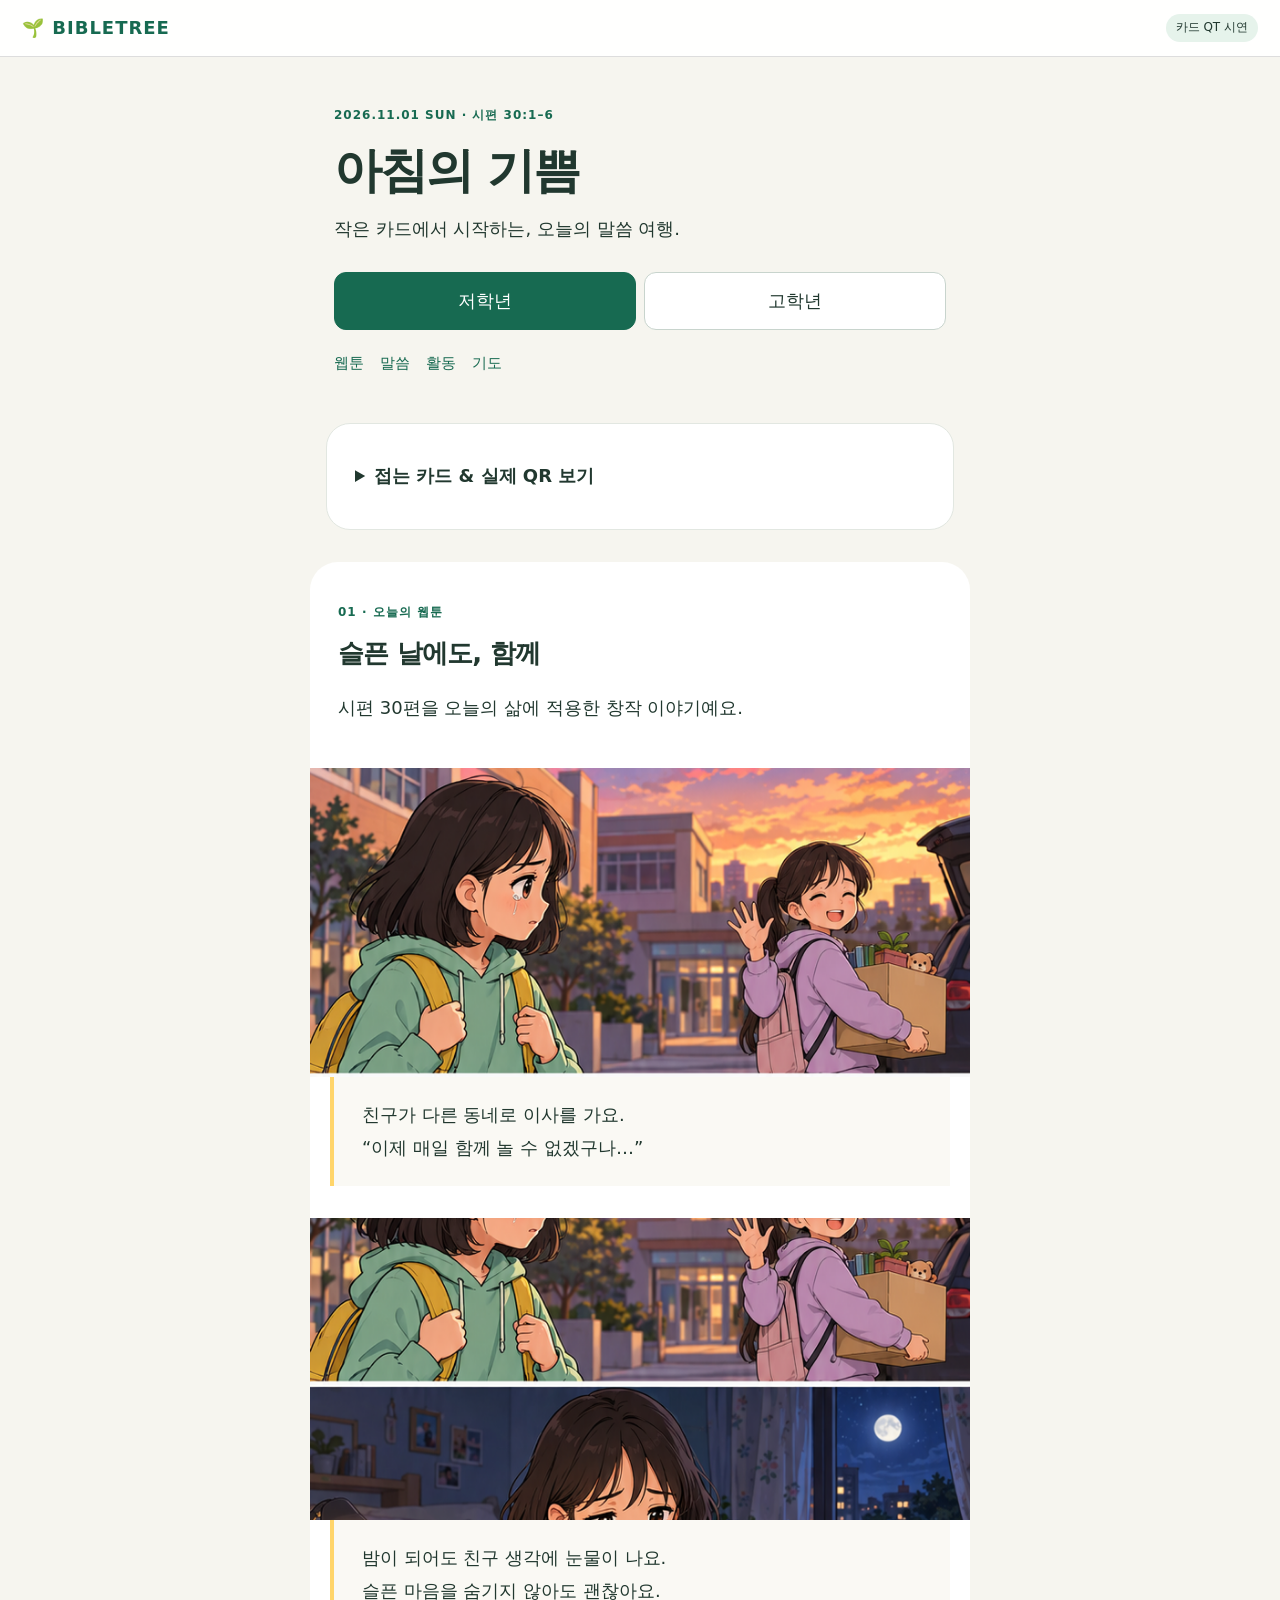
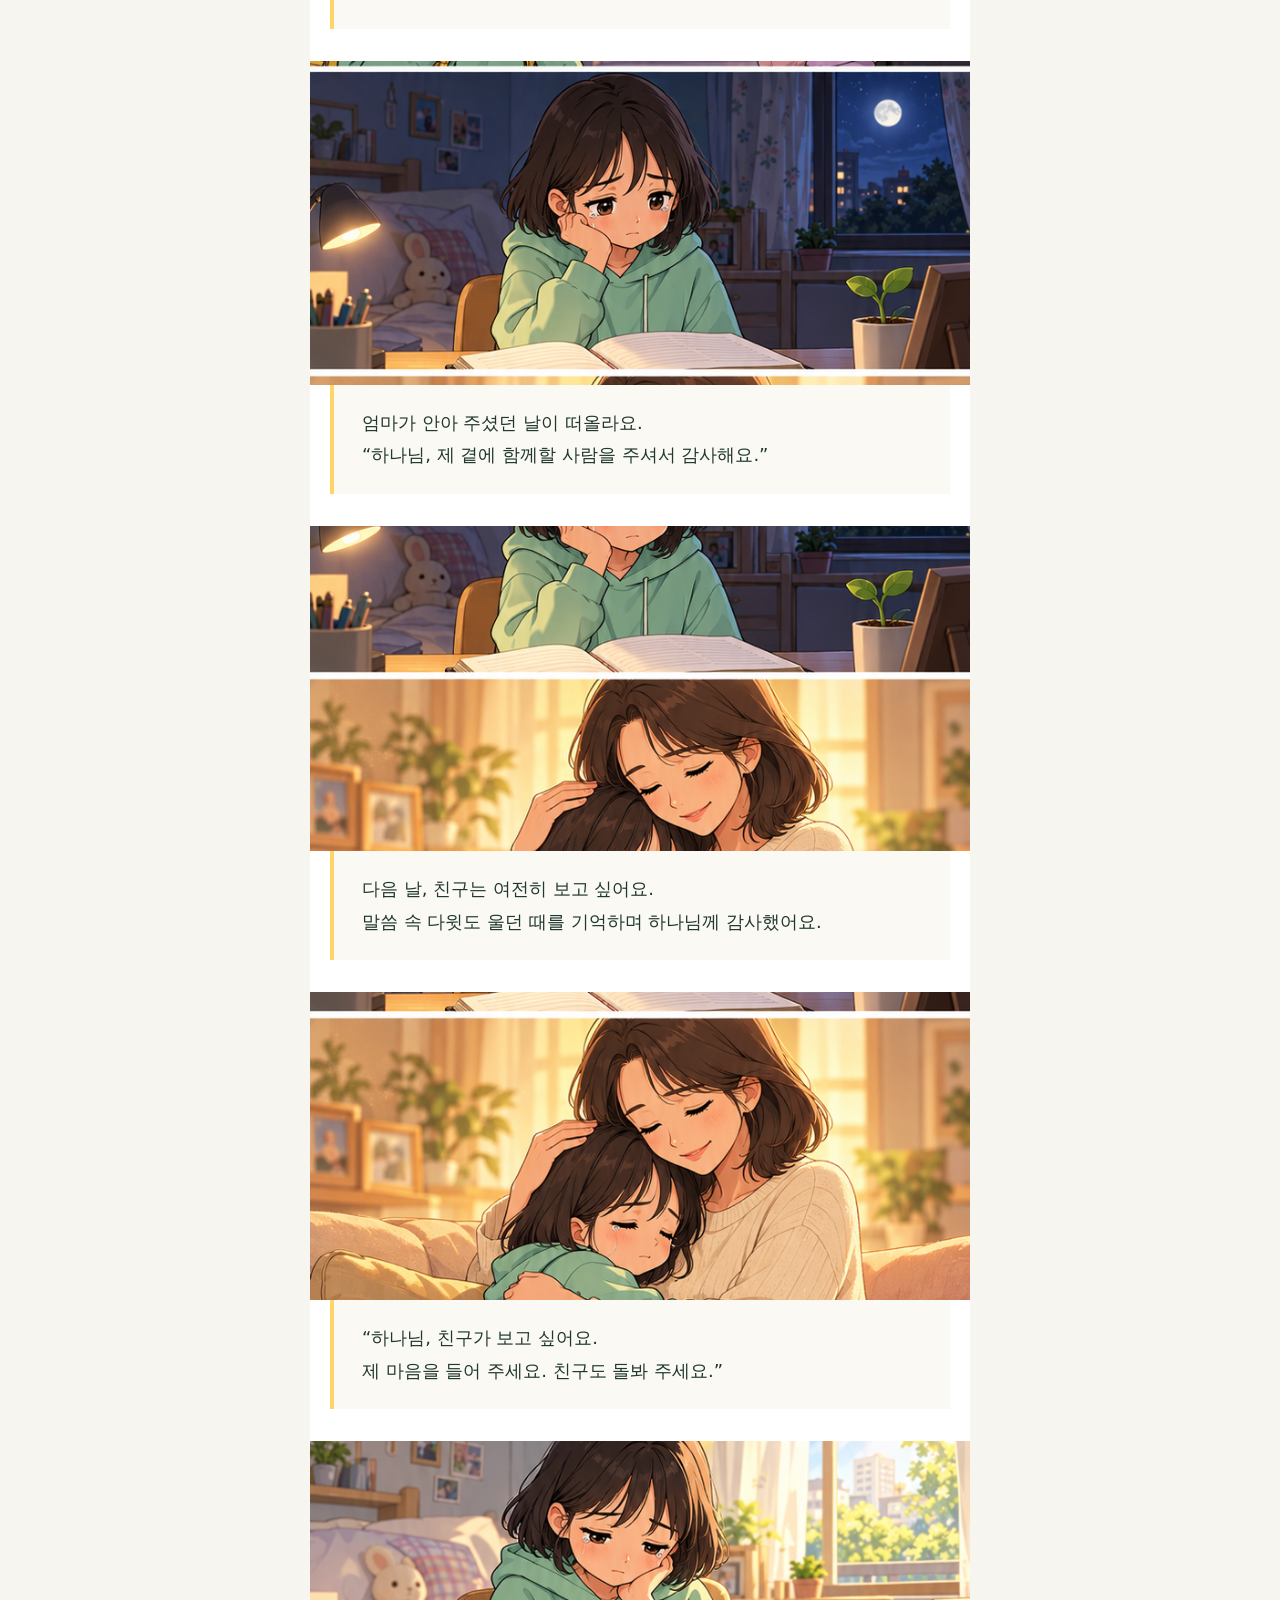
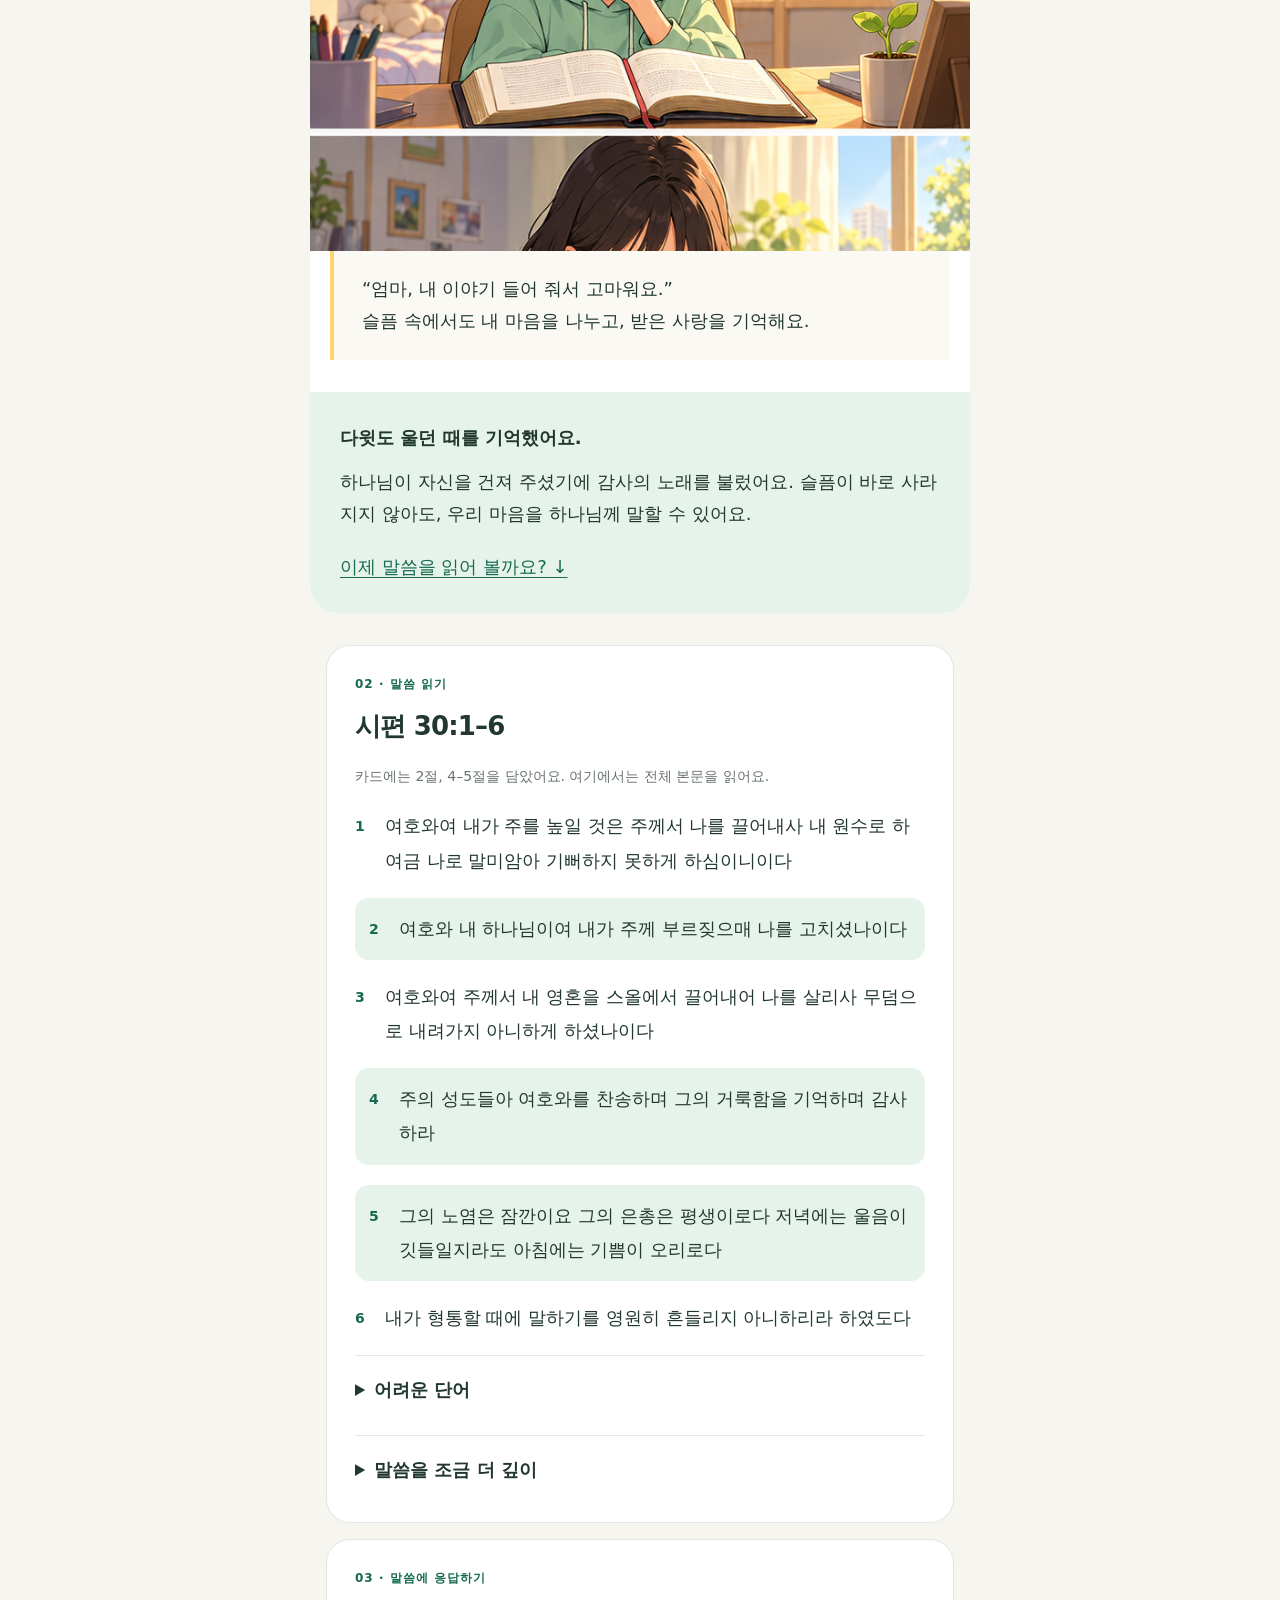
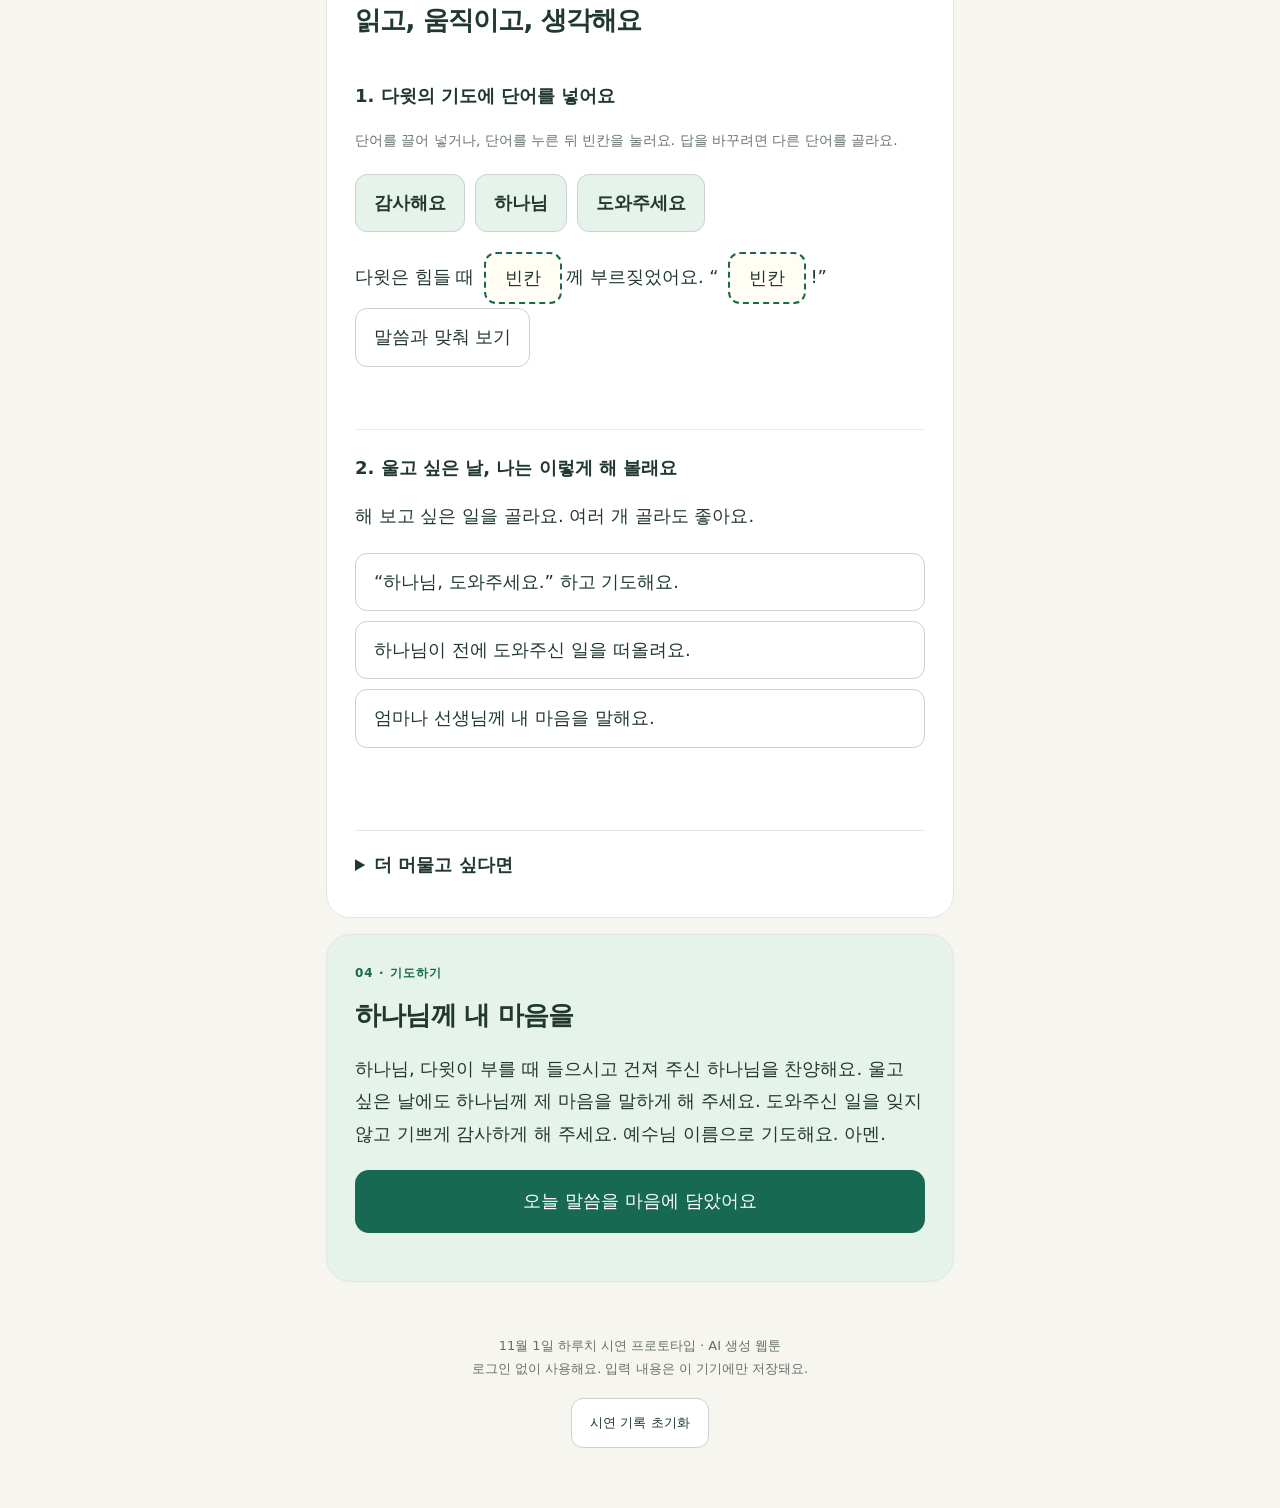
<file: card-demo/index.html>
<!doctype html><html lang="ko"><head><meta charset="utf-8"><meta name="viewport" content="width=device-width,initial-scale=1"><meta name="theme-color" content="#176a51"><title>11월 1일 · 바이블트리 카드 QT</title><link rel="stylesheet" href="style.css"></head><body>
<header><a class="brand" href="./">🌱 BIBLETREE</a><span class="badge">카드 QT 시연</span></header>
<main><section class="intro"><p class="eyebrow">2026.11.01 SUN · 시편 30:1–6</p><h1 id="title">아침의 기쁨</h1><p>작은 카드에서 시작하는, 오늘의 말씀 여행.</p><div class="age" role="group" aria-label="연령 선택"><button data-age="lower">저학년</button><button data-age="upper">고학년</button></div><nav><a href="#comic">웹툰</a><a href="#bible">말씀</a><a href="#activity">활동</a><a href="#prayer">기도</a></nav></section>
<details class="card-preview"><summary>접는 카드 & 실제 QR 보기</summary><p>접으면 55 × 85mm, 펼치면 110 × 85mm. 아래 QR은 이 날짜의 묵상으로 연결돼요.</p><img id="card-art" alt="4면 접는 카드 디자인 참고 시안"><p class="note">이미지 속 ‘QR 예정’은 디자인 참고용이에요. 시연·인쇄에는 아래 실제 QR이나 <a id="print-link" href="print.html">실제 QR을 넣은 4면 카드</a>를 사용해 주세요.</p><div class="qrbox"><img id="qr" alt="11월 1일 묵상 QR 코드"><div><strong>오늘의 웹툰과 전체 말씀</strong><p>다른 휴대폰으로 QR을 찍어 보세요.</p><a id="qr-download" download>QR 이미지 저장 ↓</a></div></div><a class="primary" id="print-link2" href="print.html">4면 카드 열기 / 인쇄</a></details>
<section id="comic" class="comic"><div class="section-head"><p class="eyebrow">01 · 오늘의 웹툰</p><h2>슬픈 날에도, 함께</h2><p>시편 30편을 오늘의 삶에 적용한 창작 이야기예요.</p></div><div id="panels"></div><div class="bridge"><strong>다윗도 울던 때를 기억했어요.</strong><p>하나님이 자신을 건져 주셨기에 감사의 노래를 불렀어요. 슬픔이 바로 사라지지 않아도, 우리 마음을 하나님께 말할 수 있어요.</p><a href="#bible">이제 말씀을 읽어 볼까요? ↓</a></div></section>
<section id="bible" class="paper"><p class="eyebrow">02 · 말씀 읽기</p><h2>시편 30:1–6</h2><p class="note">카드에는 2절, 4–5절을 담았어요. 여기에서는 전체 본문을 읽어요.</p><div id="verses"></div><details><summary>어려운 단어</summary><dl id="glossary"></dl></details><details><summary>말씀을 조금 더 깊이</summary><div id="story"></div></details></section>
<section id="activity" class="paper"><p class="eyebrow">03 · 말씀에 응답하기</p><h2>읽고, 움직이고, 생각해요</h2><div id="activities"></div><details><summary>더 머물고 싶다면</summary><p id="deeper-prompt"></p><label for="reflection">나의 감사 한 문장</label><textarea id="reflection" placeholder="짧은 한 문장도 좋아요." rows="3"></textarea><small>이 기기에만 저장돼요.</small></details></section>
<section id="prayer" class="paper prayer"><p class="eyebrow">04 · 기도하기</p><h2>하나님께 내 마음을</h2><p id="prayer-text"></p><button id="done" class="primary">오늘 말씀을 마음에 담았어요</button><p id="done-message" role="status"></p></section>
<footer>11월 1일 하루치 시연 프로토타입 · AI 생성 웹툰<br>로그인 없이 사용해요. 입력 내용은 이 기기에만 저장돼요.<br><button id="reset">시연 기록 초기화</button></footer></main><script src="app.js" defer></script></body></html>
</file>
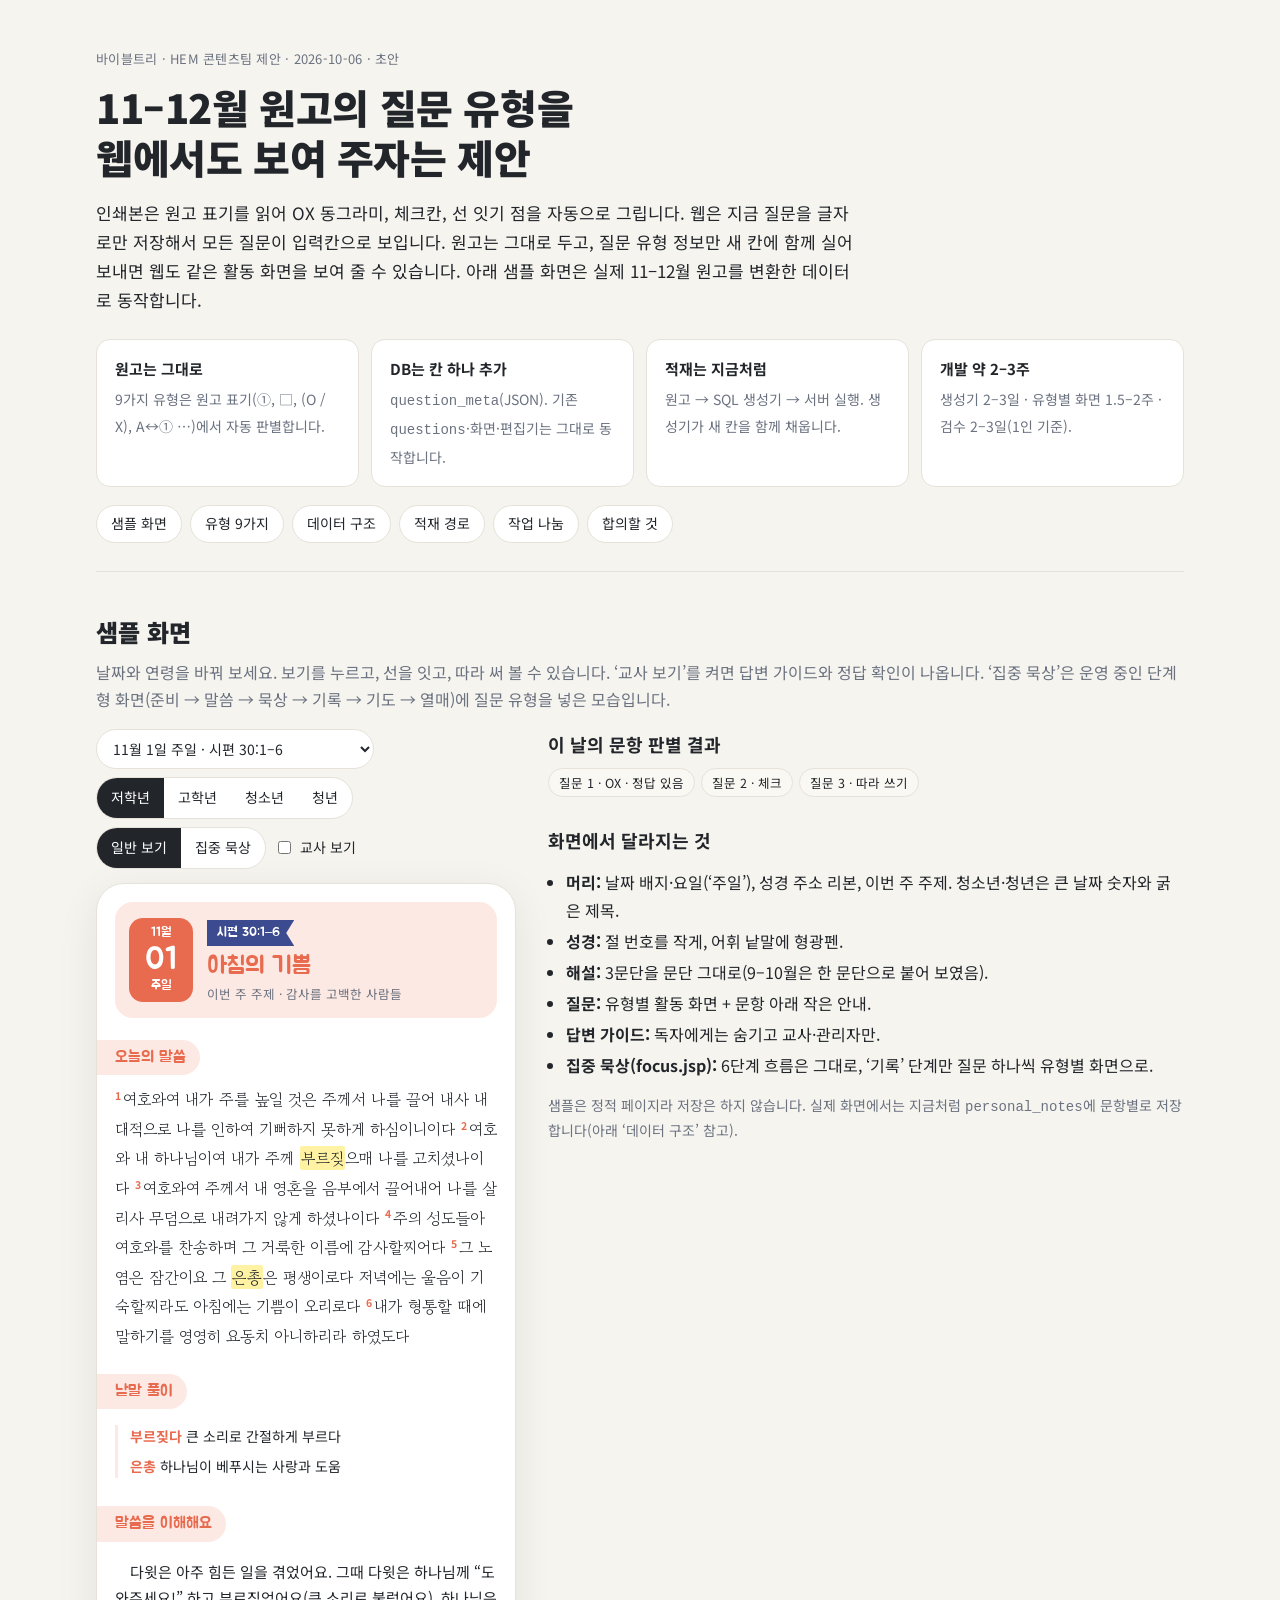
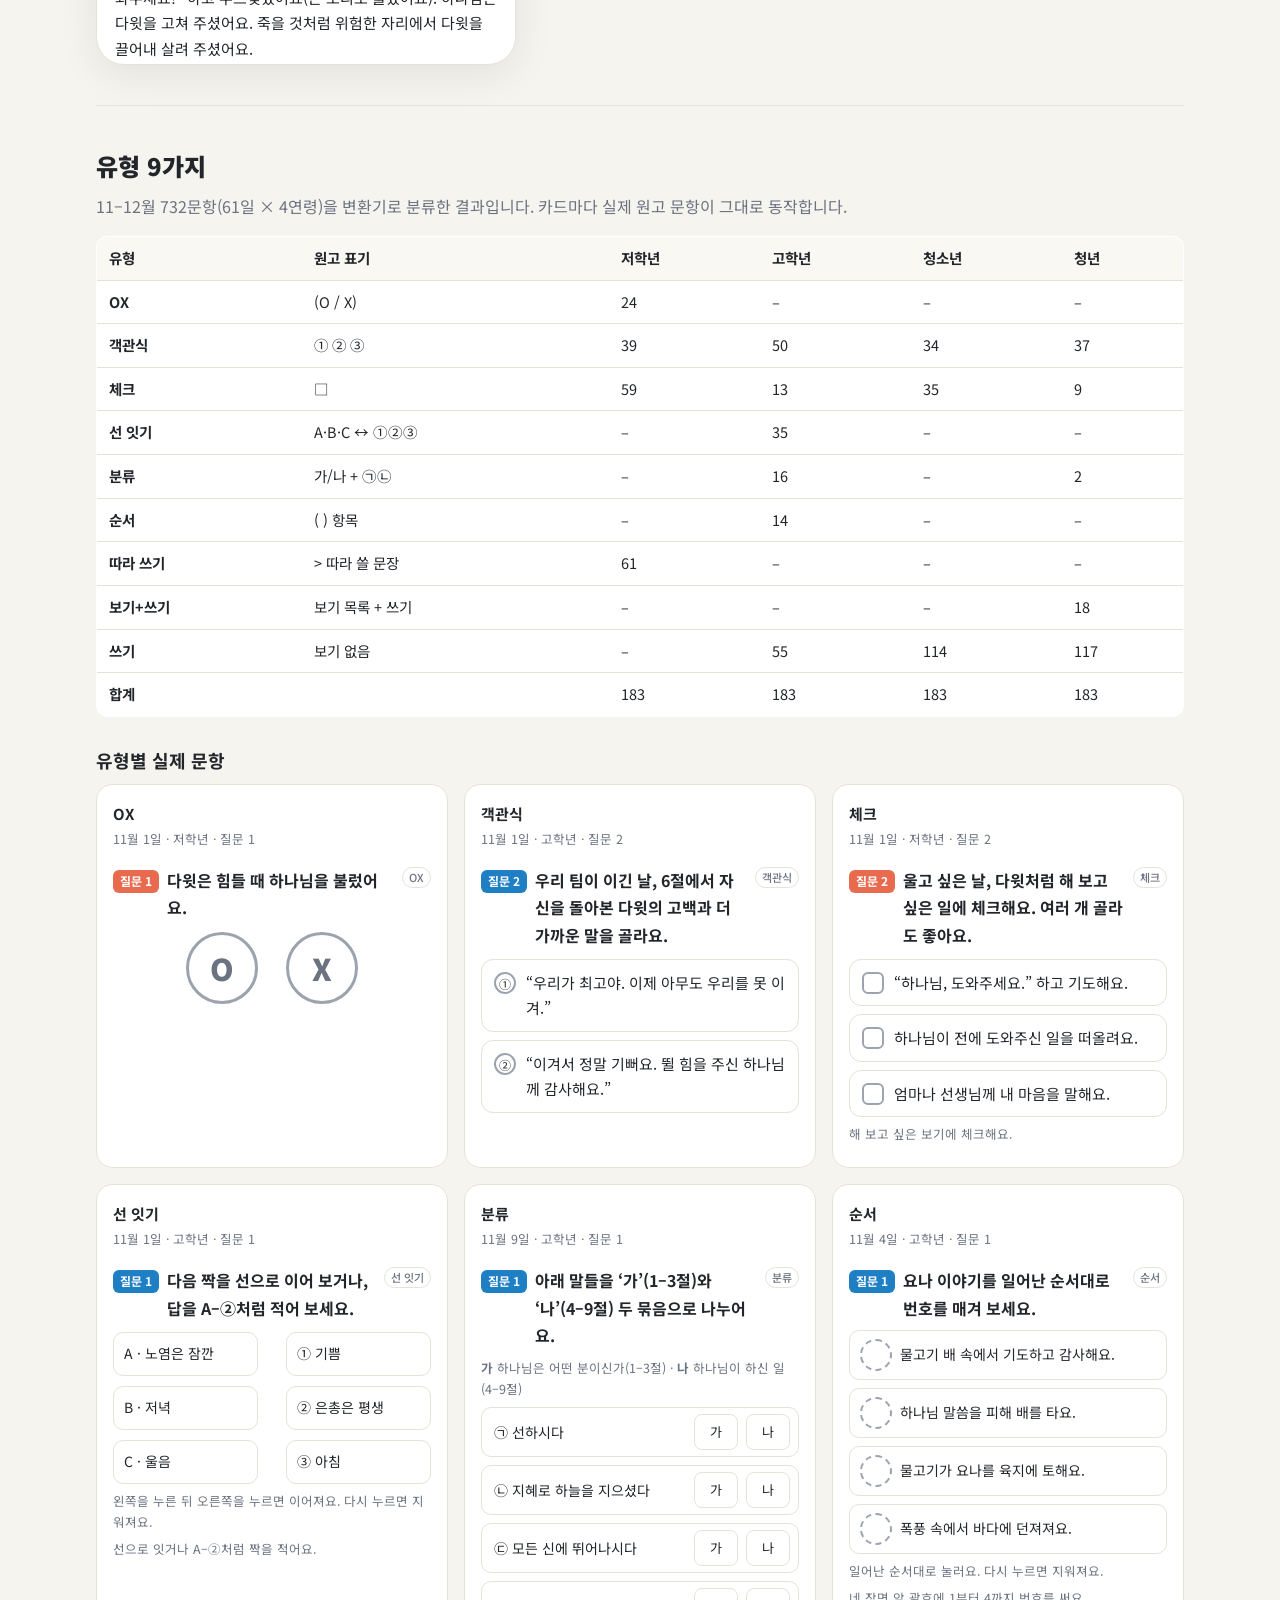
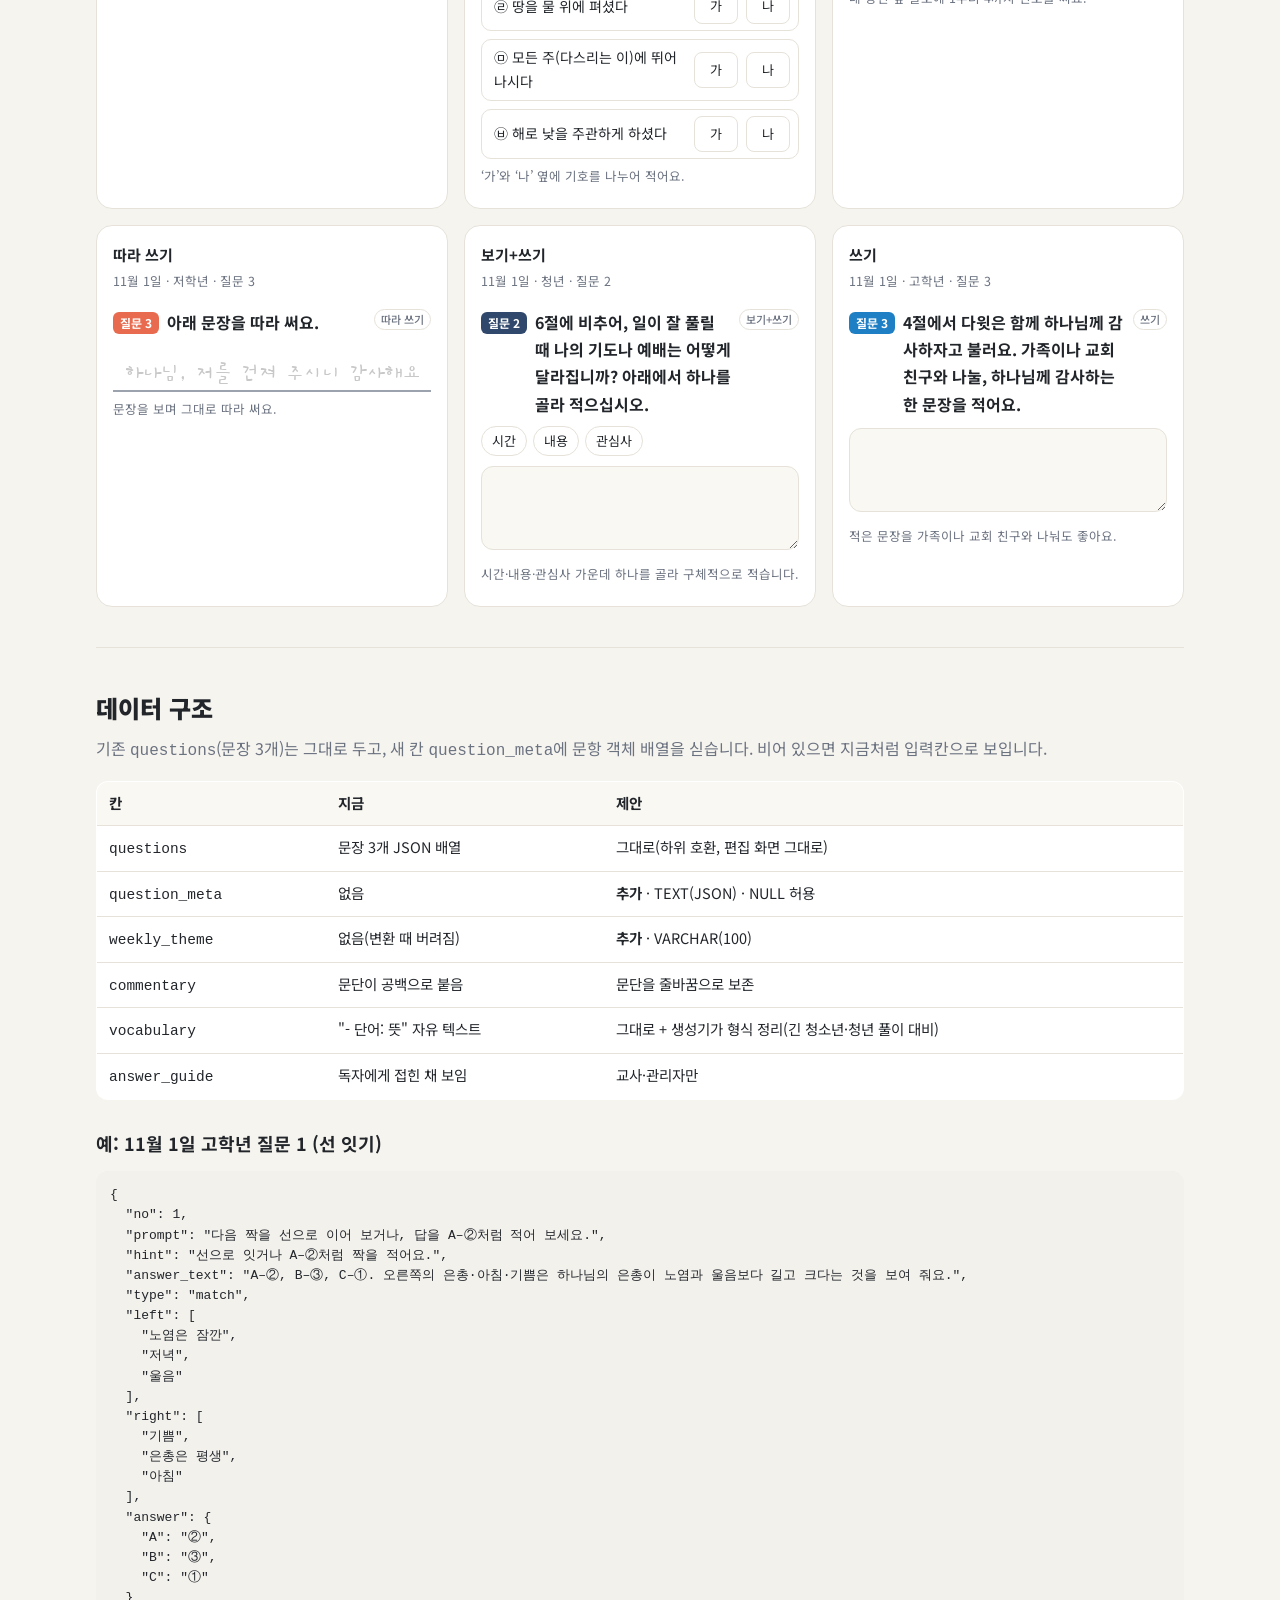
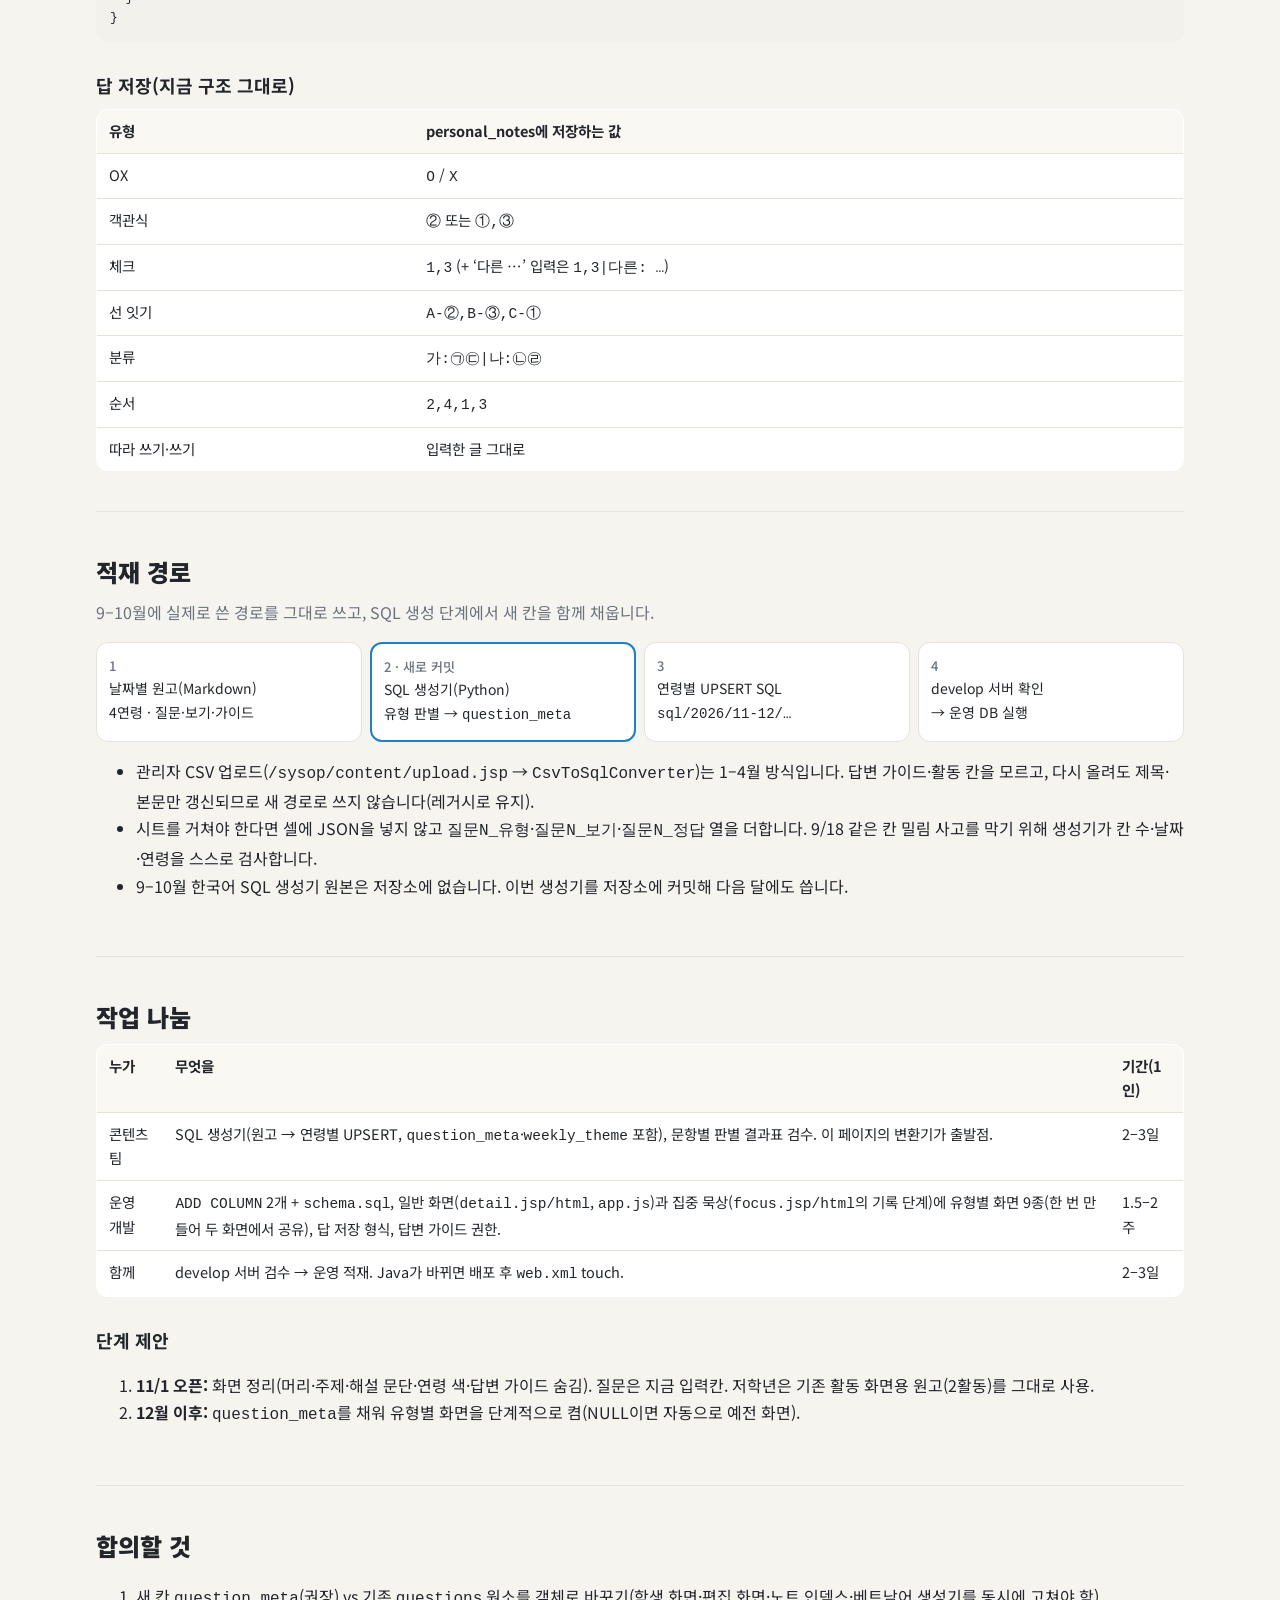
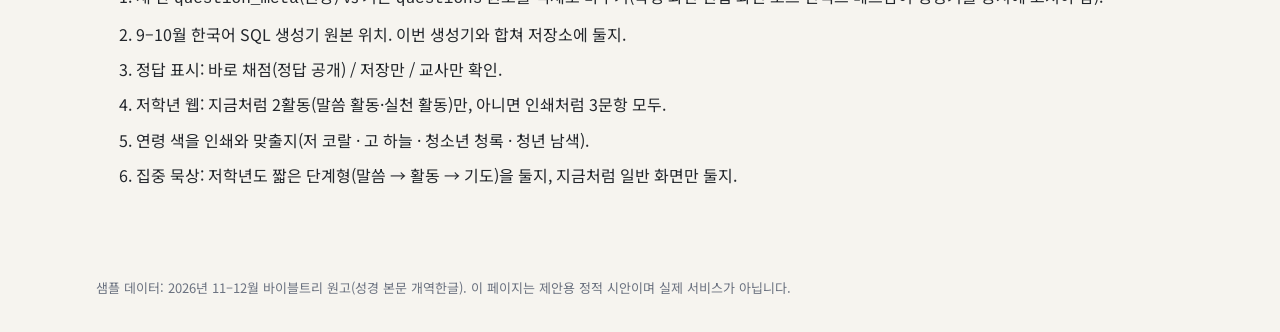
<file: web-proposal/index.html>
<!doctype html>
<html lang="ko">
<head>
<meta charset="utf-8">
<meta name="viewport" content="width=device-width, initial-scale=1">
<title>바이블트리 웹 질문 유형 제안</title>
<meta name="description" content="2026년 11–12월 원고의 9가지 질문 유형을 웹에서 보여 주기 위한 제안과 샘플 화면">
<link rel="preconnect" href="https://fonts.googleapis.com">
<link href="https://fonts.googleapis.com/css2?family=Jua&family=Gowun+Batang&family=Noto+Sans+KR:wght@400;500;700;900&family=Gaegu&display=swap" rel="stylesheet">
<style>
:root{
  --bg:#f6f4ef; --paper:#ffffff; --ink:#22262b; --mute:#6b7280; --line:#e6e2d9; --soft:#faf8f3;
  --mark:#fff3a3; --code:#f3f1ec;
  --low:#e86b4f; --low-tint:#fde9e3; --high:#1f7fc4; --high-tint:#e2f1fb;
  --youth:#168c82; --youth-tint:#dff2ef; --young:#30486b; --young-tint:#e5eaf2;
  --ribbon:#3c4a8f; --ok:#1f8a4c; --bad:#c2410c;
}
@media (prefers-color-scheme: dark){
  :root:not([data-theme="light"]){
    --bg:#15171a; --paper:#1d2024; --ink:#e7e9ec; --mute:#9aa3ad; --line:#30353b; --soft:#23272c;
    --mark:#6b5d12; --code:#262a30;
    --low-tint:#3a2620; --high-tint:#1b2c3a; --youth-tint:#16302d; --young-tint:#222b38;
  }
}
:root[data-theme="dark"]{
  --bg:#15171a; --paper:#1d2024; --ink:#e7e9ec; --mute:#9aa3ad; --line:#30353b; --soft:#23272c;
  --mark:#6b5d12; --code:#262a30;
  --low-tint:#3a2620; --high-tint:#1b2c3a; --youth-tint:#16302d; --young-tint:#222b38;
}
*{box-sizing:border-box}
html{-webkit-text-size-adjust:100%}
body{margin:0;background:var(--bg);color:var(--ink);font:16px/1.7 "Noto Sans KR",system-ui,sans-serif}
a{color:inherit}
.wrap{max-width:1120px;margin:0 auto;padding:0 16px}
header.top{padding:48px 0 28px}
.eyebrow{font-size:13px;color:var(--mute);letter-spacing:.02em}
h1{font-size:clamp(26px,4.4vw,40px);line-height:1.25;margin:.3em 0 .4em;font-weight:900;letter-spacing:-.01em}
.lead{font-size:17px;max-width:760px;color:var(--ink)}
.summary{display:grid;grid-template-columns:repeat(auto-fit,minmax(230px,1fr));gap:12px;margin:24px 0 8px}
.summary div{background:var(--paper);border:1px solid var(--line);border-radius:14px;padding:16px 18px}
.summary b{display:block;font-size:15px;margin-bottom:4px}
.summary span{font-size:14px;color:var(--mute)}
nav.toc{display:flex;flex-wrap:wrap;gap:8px;margin:18px 0 0}
nav.toc a{font-size:14px;text-decoration:none;border:1px solid var(--line);background:var(--paper);border-radius:999px;padding:6px 14px}
section{padding:40px 0;border-top:1px solid var(--line)}
h2{font-size:24px;margin:0 0 6px;font-weight:900}
h2 + p{color:var(--mute);margin-top:0}
h3{font-size:18px;margin:28px 0 8px}

/* ── 샘플 화면 ── */
.demo{display:grid;grid-template-columns:minmax(0,420px) minmax(0,1fr);gap:32px;align-items:start}
@media (max-width:860px){.demo{grid-template-columns:1fr}}
.controls{display:flex;flex-wrap:wrap;gap:8px;margin-bottom:14px}
.seg{display:inline-flex;border:1px solid var(--line);border-radius:999px;overflow:hidden;background:var(--paper)}
.seg button{border:0;background:none;padding:8px 14px;font:inherit;font-size:14px;color:var(--ink);cursor:pointer;min-height:40px}
.seg button[aria-pressed="true"]{background:var(--ink);color:var(--paper)}
select{font:inherit;font-size:14px;padding:8px 12px;border-radius:999px;border:1px solid var(--line);background:var(--paper);color:var(--ink);min-height:40px}
.toggle{display:inline-flex;align-items:center;gap:6px;font-size:14px;cursor:pointer;min-height:40px}
.phone{background:var(--paper);border:1px solid var(--line);border-radius:28px;box-shadow:0 10px 40px rgba(0,0,0,.08);overflow:hidden;max-width:420px}
.phone .screen{max-height:780px;overflow:auto;padding:18px 18px 28px}
@media (max-width:860px){.phone .screen{max-height:none}}
.side h3:first-child{margin-top:0}
.side ul{padding-left:1.1em;margin:.4em 0}
.side li{margin:.25em 0}
.typelist{display:flex;flex-wrap:wrap;gap:6px;margin:8px 0}
.chip{font-size:12.5px;border-radius:999px;padding:3px 10px;background:var(--soft);border:1px solid var(--line)}

/* 묵상 화면(웹 시안) */
.d{--c:var(--low);--t:var(--low-tint)}
.d.high{--c:var(--high);--t:var(--high-tint)} .d.youth{--c:var(--youth);--t:var(--youth-tint)} .d.young{--c:var(--young);--t:var(--young-tint)}
.d-head{background:var(--t);border-radius:18px;padding:14px;display:flex;gap:14px;align-items:center}
.badge{background:var(--c);color:#fff;border-radius:14px;padding:8px 10px;text-align:center;font-family:Jua,sans-serif;min-width:64px;line-height:1.15}
.badge .m,.badge .w{font-size:13px}.badge .dd{font-size:32px;line-height:1.05;margin:2px 0}
.ribbon{display:inline-block;background:var(--ribbon);color:#fff;font-family:Jua,sans-serif;font-size:13px;padding:2px 14px 2px 10px;clip-path:polygon(0 0,100% 0,calc(100% - 8px) 50%,100% 100%,0 100%)}
.d-title{font-family:Jua,sans-serif;color:var(--c);font-size:24px;line-height:1.2;margin:6px 0 2px}
.theme{font-size:12.5px;color:var(--mute)}
.d.youth .d-head,.d.young .d-head{background:none;padding:6px 0;gap:10px}
.big{font-family:"Noto Sans KR";font-weight:900;color:var(--c);font-size:60px;line-height:.85;letter-spacing:-.04em}
.vert{writing-mode:vertical-rl;font-weight:900;color:var(--c);font-size:12px;letter-spacing:.05em}
.d.youth .d-title,.d.young .d-title{font-family:"Noto Sans KR";font-weight:900;color:var(--ink);font-size:22px}
.tab{display:inline-block;margin:22px 0 10px;background:var(--t);color:var(--c);font-family:Jua,sans-serif;font-size:16px;padding:4px 14px;border-radius:0 999px 999px 0;margin-left:-18px;padding-left:18px}
.d.youth .tab,.d.young .tab{background:none;margin-left:0;padding:0;font-family:"Noto Sans KR";font-weight:700;border-radius:0}
.verses{font-family:"Gowun Batang",serif;font-size:16px;line-height:1.85}
.verses sup{color:var(--c);font-family:"Noto Sans KR";font-weight:700;font-size:10.5px;margin-right:2px}
mark{background:var(--mark);color:inherit;padding:0 1px;border-radius:2px}
.vocab{border-left:3px solid var(--t);padding-left:12px;font-size:14px}
.vocab div{margin:6px 0}.vocab b{color:var(--c)}
.comm p{margin:.5em 0;text-indent:1em;font-size:15px}
.q{margin:18px 0 6px}
.q-head{display:flex;gap:8px;align-items:flex-start;font-weight:700}
.q-no{background:var(--c);color:#fff;border-radius:6px;font-size:12px;padding:1px 7px;margin-top:3px;flex:none}
.hint{font-size:12.5px;color:var(--mute);margin-top:6px}
.stmt{text-align:center;font-weight:700;margin:10px 0}
.ox{display:flex;gap:28px;justify-content:center;margin:10px 0}
.ox button{width:72px;height:72px;border-radius:50%;border:3px solid #9ca3af;background:none;font:900 30px "Noto Sans KR";color:#6b7280;cursor:pointer}
.ox button[aria-pressed="true"]{border-color:var(--c);color:var(--c);background:var(--t)}
.opts{display:flex;flex-direction:column;gap:8px;margin-top:10px}
.opt{display:flex;gap:10px;align-items:flex-start;text-align:left;border:1px solid var(--line);border-radius:12px;padding:10px 12px;background:var(--paper);font:inherit;font-size:15px;color:var(--ink);cursor:pointer;min-height:44px}
.opt .k{flex:none;width:22px;height:22px;border:2px solid #9ca3af;border-radius:6px;display:grid;place-items:center;font-size:12px;margin-top:2px}
.opt.radio .k{border-radius:50%}
.opt[aria-pressed="true"]{border-color:var(--c);background:var(--t)}
.opt[aria-pressed="true"] .k{border-color:var(--c);background:var(--c);color:#fff}
.match{position:relative;display:grid;grid-template-columns:1fr 1fr;gap:10px 28px;margin-top:10px}
.match svg{position:absolute;inset:0;width:100%;height:100%;pointer-events:none;overflow:visible}
.match button{font:inherit;font-size:14px;text-align:left;border:1px solid var(--line);background:var(--paper);color:var(--ink);border-radius:10px;padding:8px 10px;cursor:pointer;min-height:44px;position:relative;z-index:1}
.match button.sel{border-color:var(--c);box-shadow:0 0 0 2px var(--t)}
.match button.done{background:var(--t)}
.cls .row{display:flex;align-items:center;gap:8px;border:1px solid var(--line);border-radius:10px;padding:6px 8px 6px 12px;margin-top:8px;font-size:14px}
.cls .row span{flex:1}
.cls .row button{font:inherit;font-size:13px;border:1px solid var(--line);background:var(--paper);color:var(--ink);border-radius:8px;min-width:44px;min-height:36px;cursor:pointer}
.cls .row button[aria-pressed="true"]{background:var(--c);border-color:var(--c);color:#fff}
.cls .legend{font-size:12.5px;color:var(--mute);margin-top:8px}
.order .row{display:flex;align-items:center;gap:8px;border:1px solid var(--line);border-radius:10px;padding:8px 10px;margin-top:8px;font-size:14px}
.order .num{flex:none;width:32px;height:32px;border-radius:50%;border:2px dashed #9ca3af;display:grid;place-items:center;font-weight:700;cursor:pointer;background:none;font-family:inherit;color:var(--ink)}
.order .num.set{border-style:solid;border-color:var(--c);background:var(--t);color:var(--c)}
.trace{position:relative;margin-top:10px}
.trace .ghost{position:absolute;left:12px;top:9px;font-family:Gaegu,cursive;font-size:22px;color:#c8c8c8;pointer-events:none;white-space:nowrap;overflow:hidden;right:12px}
.trace input{width:100%;font-family:Gaegu,cursive;font-size:22px;padding:8px 12px;border:0;border-bottom:2px solid #9ca3af;background:repeating-linear-gradient(transparent 0 20px,transparent 20px);color:var(--ink);background-color:transparent}
.trace .match-rate{font-size:12.5px;color:var(--mute);margin-top:4px}
textarea{width:100%;min-height:84px;margin-top:10px;font:inherit;font-size:15px;border:1px solid var(--line);border-radius:12px;padding:10px 12px;background:var(--soft);color:var(--ink);resize:vertical}
.quote{border-left:3px solid var(--c);padding:4px 10px;margin:8px 0;background:var(--soft);font-size:14.5px}
.chips{display:flex;flex-wrap:wrap;gap:6px;margin-top:8px}
.chips span{font-size:13px;border:1px solid var(--line);border-radius:999px;padding:3px 10px}
.guide{display:none;margin-top:8px;font-size:13px;background:var(--soft);border:1px dashed var(--line);border-radius:10px;padding:8px 10px}
.teacher .guide{display:block}
.check-res{font-size:12.5px;font-weight:700;margin-top:6px}
.check-res.ok{color:var(--ok)}.check-res.bad{color:var(--bad)}
.pray{background:var(--t);border-radius:16px;padding:14px 16px;font-size:15px}
.save{margin-top:16px;width:100%;border:0;background:var(--c);color:#fff;font:700 15px "Noto Sans KR";padding:12px;border-radius:12px;cursor:pointer;min-height:48px}
.typeTag{font-size:11px;font-weight:500;color:var(--mute);border:1px solid var(--line);border-radius:999px;padding:0 6px;margin-left:auto;flex:none}

/* 유형 갤러리 */
.gallery{display:grid;grid-template-columns:repeat(auto-fill,minmax(300px,1fr));gap:16px}
.card{background:var(--paper);border:1px solid var(--line);border-radius:16px;padding:16px}
.card h4{margin:0;font-size:15px}
.card .meta{font-size:12.5px;color:var(--mute);margin:2px 0 6px}

/* 표·코드 */
.tbl{width:100%;border-collapse:collapse;font-size:14.5px;background:var(--paper);border:1px solid var(--line);border-radius:12px;overflow:hidden}
.tbl th,.tbl td{border-bottom:1px solid var(--line);padding:9px 12px;text-align:left;vertical-align:top}
.tbl th{background:var(--soft);font-weight:700}
.tblwrap{overflow-x:auto}
pre{background:var(--code);border-radius:12px;padding:14px;overflow:auto;font-size:13px;line-height:1.55}
code{font-family:ui-monospace,SFMono-Regular,Menlo,monospace}
.flow{display:flex;flex-wrap:wrap;gap:8px;align-items:stretch;margin:12px 0}
.flow div{flex:1 1 150px;background:var(--paper);border:1px solid var(--line);border-radius:12px;padding:12px;font-size:14px}
.flow div b{display:block;font-size:13px;color:var(--mute);font-weight:500}
.flow .new{border:2px solid var(--high)}
.note{font-size:14px;color:var(--mute)}
.qs li{margin:.5em 0}
footer{padding:32px 0 60px;color:var(--mute);font-size:13px}

/* 집중 묵상(운영 focus.jsp 흐름을 따른 시안) */
.fx{min-height:640px;display:flex;flex-direction:column;border-radius:18px;margin:-18px -18px -28px;padding:16px 18px 20px;transition:background .6s}
.fx[data-step="0"]{background:linear-gradient(180deg,#e9eefb,#f7f5ff 55%,var(--paper))}
.fx[data-step="1"]{background:linear-gradient(180deg,#f4f8ff,var(--paper) 45%)}
.fx[data-step="2"]{background:linear-gradient(180deg,var(--t),var(--paper) 60%)}
.fx[data-step="3"]{background:linear-gradient(180deg,#f3f5f8,var(--paper) 50%)}
.fx[data-step="4"]{background:linear-gradient(180deg,#fdeee4,#fbf3ee 45%,var(--paper))}
.fx[data-step="5"]{background:radial-gradient(90% 55% at 50% 38%,#fbeccb,transparent 70%),linear-gradient(180deg,#fffaf0,var(--paper))}
@media (prefers-color-scheme: dark){:root:not([data-theme="light"]) .fx{background:var(--paper)!important}}
.fx-top{display:flex;justify-content:space-between;font-size:12.5px;color:var(--mute)}
.fx-bar{height:4px;background:var(--line);border-radius:4px;margin:8px 0 4px;overflow:hidden}.fx-bar i{display:block;height:100%;background:var(--c);transition:width .4s}
.fx-steps{display:flex;justify-content:space-between;font-size:11px;color:var(--mute)}.fx-steps b{color:var(--c)}
.fx-body{flex:1;padding:18px 2px 8px}
.fx-h1{font-weight:900;font-size:26px;line-height:1.25;margin:6px 0}.fx-ref{color:var(--mute);font-size:14px}
.fx-breath{width:120px;height:120px;border-radius:50%;margin:34px auto 14px;background:radial-gradient(circle,var(--t),transparent 70%);border:2px solid var(--c);animation:br 6s ease-in-out infinite}
@keyframes br{0%,100%{transform:scale(.82);opacity:.6}50%{transform:scale(1);opacity:1}}
@media (prefers-reduced-motion: reduce){.fx-breath{animation:none}}
.fx-center{text-align:center;color:var(--mute);font-size:14px}
.fx-h2{font-weight:900;font-size:19px;margin:0 0 10px}
.fx-verse{display:flex;gap:8px;font-family:"Gowun Batang",serif;font-size:16.5px;line-height:1.8;margin:4px 0}.fx-verse .vn{color:var(--c);font-family:"Noto Sans KR";font-weight:700;font-size:12px;min-width:18px;padding-top:4px}
.fx-word{border:1px solid var(--line);border-radius:12px;margin-bottom:12px;background:var(--paper)}.fx-word summary{cursor:pointer;padding:8px 12px;font-size:14px;font-weight:700}.fx-word div{padding:0 12px 10px;font-size:13.5px}.fx-word div p{margin:6px 0}
.fx-para{font-size:17px;line-height:1.95;min-height:240px}.fx-pos{font-size:12.5px;color:var(--mute)}
.fx-dots{display:flex;gap:6px;justify-content:center;margin-top:10px}.fx-dots i{width:7px;height:7px;border-radius:50%;background:var(--line)}.fx-dots i.on{background:var(--c)}
.fx-qnav{display:flex;gap:6px;margin-bottom:10px}.fx-qnav button{border:1px solid var(--line);background:var(--paper);color:var(--ink);border-radius:999px;font:inherit;font-size:13px;padding:4px 12px;min-height:36px;cursor:pointer}.fx-qnav button[aria-current="true"]{background:var(--c);border-color:var(--c);color:#fff}
.fx-private{font-size:12px;color:var(--mute);margin:-4px 0 10px}
.fx-hint{margin-top:12px;border:1px dashed var(--line);border-radius:12px}.fx-hint summary{cursor:pointer;padding:8px 12px;font-size:13.5px}.fx-hint div{padding:0 12px 10px;font-size:13.5px}
.fx-pray{font-size:19px;line-height:1.8;text-align:center;min-height:200px;display:flex;align-items:center;justify-content:center;padding:0 6px}
.fx-fruit{text-align:center;padding-top:30px}.fx-fruit .tree{font-size:56px;line-height:1}.fx-fruit p{color:var(--mute);font-size:14px}
.fx-sum{text-align:left;margin-top:14px;font-size:13.5px;border-top:1px solid var(--line);padding-top:10px}
.fx-actions{display:flex;gap:8px;margin-top:10px}.fx-actions button{min-height:48px;border-radius:14px;font:700 15px "Noto Sans KR";cursor:pointer}
.fx-ghost{width:56px;border:1px solid var(--line);background:var(--paper);color:var(--ink)}.fx-primary{flex:1;border:0;background:var(--c);color:#fff}
.lowfocus{border:1px dashed var(--line);border-radius:14px;padding:16px;font-size:14px;color:var(--mute);margin-top:12px}
</style>
</head>
<body>
<header class="top"><div class="wrap">
  <div class="eyebrow">바이블트리 · HEM 콘텐츠팀 제안 · 2026-10-06 · 초안</div>
  <h1>11–12월 원고의 질문 유형을<br>웹에서도 보여 주자는 제안</h1>
  <p class="lead">인쇄본은 원고 표기를 읽어 OX 동그라미, 체크칸, 선 잇기 점을 자동으로 그립니다. 웹은 지금 질문을 글자로만 저장해서 모든 질문이 입력칸으로 보입니다. 원고는 그대로 두고, 질문 유형 정보만 새 칸에 함께 실어 보내면 웹도 같은 활동 화면을 보여 줄 수 있습니다. 아래 샘플 화면은 실제 11–12월 원고를 변환한 데이터로 동작합니다.</p>
  <div class="summary">
    <div><b>원고는 그대로</b><span>9가지 유형은 원고 표기(①, □, (O / X), A↔① …)에서 자동 판별합니다.</span></div>
    <div><b>DB는 칸 하나 추가</b><span><code>question_meta</code>(JSON). 기존 <code>questions</code>·화면·편집기는 그대로 동작합니다.</span></div>
    <div><b>적재는 지금처럼</b><span>원고 → SQL 생성기 → 서버 실행. 생성기가 새 칸을 함께 채웁니다.</span></div>
    <div><b>개발 약 2–3주</b><span>생성기 2–3일 · 유형별 화면 1.5–2주 · 검수 2–3일(1인 기준).</span></div>
  </div>
  <nav class="toc" aria-label="목차"><a href="#demo">샘플 화면</a><a href="#types">유형 9가지</a><a href="#data">데이터 구조</a><a href="#flow">적재 경로</a><a href="#plan">작업 나눔</a><a href="#ask">합의할 것</a></nav>
</div></header>

<main class="wrap">
<section id="demo">
  <h2>샘플 화면</h2>
  <p>날짜와 연령을 바꿔 보세요. 보기를 누르고, 선을 잇고, 따라 써 볼 수 있습니다. ‘교사 보기’를 켜면 답변 가이드와 정답 확인이 나옵니다. ‘집중 묵상’은 운영 중인 단계형 화면(준비 → 말씀 → 묵상 → 기록 → 기도 → 열매)에 질문 유형을 넣은 모습입니다.</p>
  <div class="demo">
    <div>
      <div class="controls">
        <select id="date" aria-label="날짜"></select>
        <div class="seg" role="group" aria-label="연령" id="ages"></div>
        <div class="seg" role="group" aria-label="보기 방식" id="modes"><button type="button" data-mode="detail" aria-pressed="true">일반 보기</button><button type="button" data-mode="focus" aria-pressed="false">집중 묵상</button></div>
        <label class="toggle"><input type="checkbox" id="teacher"> 교사 보기</label>
      </div>
      <div class="phone"><div class="screen" id="screen"></div></div>
    </div>
    <div class="side">
      <h3>이 날의 문항 판별 결과</h3>
      <div id="judge"></div>
      <h3>화면에서 달라지는 것</h3>
      <p class="note" id="modeNote"></p>
      <ul>
        <li><b>머리:</b> 날짜 배지·요일(‘주일’), 성경 주소 리본, 이번 주 주제. 청소년·청년은 큰 날짜 숫자와 굵은 제목.</li>
        <li><b>성경:</b> 절 번호를 작게, 어휘 낱말에 형광펜.</li>
        <li><b>해설:</b> 3문단을 문단 그대로(9–10월은 한 문단으로 붙어 보였음).</li>
        <li><b>질문:</b> 유형별 활동 화면 + 문항 아래 작은 안내.</li>
        <li><b>답변 가이드:</b> 독자에게는 숨기고 교사·관리자만.</li>
        <li><b>집중 묵상(focus.jsp):</b> 6단계 흐름은 그대로, ‘기록’ 단계만 질문 하나씩 유형별 화면으로.</li>
      </ul>
      <p class="note">샘플은 정적 페이지라 저장은 하지 않습니다. 실제 화면에서는 지금처럼 <code>personal_notes</code>에 문항별로 저장합니다(아래 ‘데이터 구조’ 참고).</p>
    </div>
  </div>
</section>

<section id="types">
  <h2>유형 9가지</h2>
  <p>11–12월 732문항(61일 × 4연령)을 변환기로 분류한 결과입니다. 카드마다 실제 원고 문항이 그대로 동작합니다.</p>
  <div class="tblwrap"><table class="tbl" id="typeTable"></table></div>
  <h3>유형별 실제 문항</h3>
  <div class="gallery" id="gallery"></div>
</section>

<section id="data">
  <h2>데이터 구조</h2>
  <p>기존 <code>questions</code>(문장 3개)는 그대로 두고, 새 칸 <code>question_meta</code>에 문항 객체 배열을 싣습니다. 비어 있으면 지금처럼 입력칸으로 보입니다.</p>
  <div class="tblwrap"><table class="tbl">
    <tr><th>칸</th><th>지금</th><th>제안</th></tr>
    <tr><td><code>questions</code></td><td>문장 3개 JSON 배열</td><td>그대로(하위 호환, 편집 화면 그대로)</td></tr>
    <tr><td><code>question_meta</code></td><td>없음</td><td><b>추가</b> · TEXT(JSON) · NULL 허용</td></tr>
    <tr><td><code>weekly_theme</code></td><td>없음(변환 때 버려짐)</td><td><b>추가</b> · VARCHAR(100)</td></tr>
    <tr><td><code>commentary</code></td><td>문단이 공백으로 붙음</td><td>문단을 줄바꿈으로 보존</td></tr>
    <tr><td><code>vocabulary</code></td><td>"- 단어: 뜻" 자유 텍스트</td><td>그대로 + 생성기가 형식 정리(긴 청소년·청년 풀이 대비)</td></tr>
    <tr><td><code>answer_guide</code></td><td>독자에게 접힌 채 보임</td><td>교사·관리자만</td></tr>
  </table></div>
  <h3>예: 11월 1일 고학년 질문 1 (선 잇기)</h3>
  <pre><code id="metaExample"></code></pre>
  <h3>답 저장(지금 구조 그대로)</h3>
  <div class="tblwrap"><table class="tbl">
    <tr><th>유형</th><th>personal_notes에 저장하는 값</th></tr>
    <tr><td>OX</td><td><code>O</code> / <code>X</code></td></tr>
    <tr><td>객관식</td><td><code>②</code> 또는 <code>①,③</code></td></tr>
    <tr><td>체크</td><td><code>1,3</code> (+ ‘다른 …’ 입력은 <code>1,3|다른: …</code>)</td></tr>
    <tr><td>선 잇기</td><td><code>A-②,B-③,C-①</code></td></tr>
    <tr><td>분류</td><td><code>가:㉠㉢|나:㉡㉣</code></td></tr>
    <tr><td>순서</td><td><code>2,4,1,3</code></td></tr>
    <tr><td>따라 쓰기·쓰기</td><td>입력한 글 그대로</td></tr>
  </table></div>
</section>

<section id="flow">
  <h2>적재 경로</h2>
  <p>9–10월에 실제로 쓴 경로를 그대로 쓰고, SQL 생성 단계에서 새 칸을 함께 채웁니다.</p>
  <div class="flow">
    <div><b>1</b>날짜별 원고(Markdown)<br>4연령 · 질문·보기·가이드</div>
    <div class="new"><b>2 · 새로 커밋</b>SQL 생성기(Python)<br>유형 판별 → <code>question_meta</code></div>
    <div><b>3</b>연령별 UPSERT SQL<br><code>sql/2026/11-12/…</code></div>
    <div><b>4</b>develop 서버 확인<br>→ 운영 DB 실행</div>
  </div>
  <ul>
    <li>관리자 CSV 업로드(<code>/sysop/content/upload.jsp</code> → <code>CsvToSqlConverter</code>)는 1–4월 방식입니다. 답변 가이드·활동 칸을 모르고, 다시 올려도 제목·본문만 갱신되므로 새 경로로 쓰지 않습니다(레거시로 유지).</li>
    <li>시트를 거쳐야 한다면 셀에 JSON을 넣지 않고 <code>질문N_유형</code>·<code>질문N_보기</code>·<code>질문N_정답</code> 열을 더합니다. 9/18 같은 칸 밀림 사고를 막기 위해 생성기가 칸 수·날짜·연령을 스스로 검사합니다.</li>
    <li>9–10월 한국어 SQL 생성기 원본은 저장소에 없습니다. 이번 생성기를 저장소에 커밋해 다음 달에도 씁니다.</li>
  </ul>
</section>

<section id="plan">
  <h2>작업 나눔</h2>
  <div class="tblwrap"><table class="tbl">
    <tr><th>누가</th><th>무엇을</th><th>기간(1인)</th></tr>
    <tr><td>콘텐츠팀</td><td>SQL 생성기(원고 → 연령별 UPSERT, <code>question_meta</code>·<code>weekly_theme</code> 포함), 문항별 판별 결과표 검수. 이 페이지의 변환기가 출발점.</td><td>2–3일</td></tr>
    <tr><td>운영 개발</td><td><code>ADD COLUMN</code> 2개 + <code>schema.sql</code>, 일반 화면(<code>detail.jsp/html</code>, <code>app.js</code>)과 집중 묵상(<code>focus.jsp/html</code>의 기록 단계)에 유형별 화면 9종(한 번 만들어 두 화면에서 공유), 답 저장 형식, 답변 가이드 권한.</td><td>1.5–2주</td></tr>
    <tr><td>함께</td><td>develop 서버 검수 → 운영 적재. Java가 바뀌면 배포 후 <code>web.xml</code> touch.</td><td>2–3일</td></tr>
  </table></div>
  <h3>단계 제안</h3>
  <ol>
    <li><b>11/1 오픈:</b> 화면 정리(머리·주제·해설 문단·연령 색·답변 가이드 숨김). 질문은 지금 입력칸. 저학년은 기존 활동 화면용 원고(2활동)를 그대로 사용.</li>
    <li><b>12월 이후:</b> <code>question_meta</code>를 채워 유형별 화면을 단계적으로 켬(NULL이면 자동으로 예전 화면).</li>
  </ol>
</section>

<section id="ask">
  <h2>합의할 것</h2>
  <ol class="qs">
    <li>새 칸 <code>question_meta</code>(권장) vs 기존 <code>questions</code> 원소를 객체로 바꾸기(학생 화면·편집 화면·노트 인덱스·베트남어 생성기를 동시에 고쳐야 함).</li>
    <li>9–10월 한국어 SQL 생성기 원본 위치. 이번 생성기와 합쳐 저장소에 둘지.</li>
    <li>정답 표시: 바로 채점(정답 공개) / 저장만 / 교사만 확인.</li>
    <li>저학년 웹: 지금처럼 2활동(말씀 활동·실천 활동)만, 아니면 인쇄처럼 3문항 모두.</li>
    <li>연령 색을 인쇄와 맞출지(저 코랄 · 고 하늘 · 청소년 청록 · 청년 남색).</li>
    <li>집중 묵상: 저학년도 짧은 단계형(말씀 → 활동 → 기도)을 둘지, 지금처럼 일반 화면만 둘지.</li>
  </ol>
</section>
</main>
<footer><div class="wrap">샘플 데이터: 2026년 11–12월 바이블트리 원고(성경 본문 개역한글). 이 페이지는 제안용 정적 시안이며 실제 서비스가 아닙니다.</div></footer>

<script id="json-data" type="application/json">{"2026-11-01": {"low": {"target": "low", "date": "2026-11-01", "weekday": "일", "weekly_theme": "감사를 고백한 사람들", "title": "아침의 기쁨", "scripture": "시편 30:1–6", "verses": [{"n": "1", "t": "여호와여 내가 주를 높일 것은 주께서 나를 끌어 내사 내 대적으로 나를 인하여 기뻐하지 못하게 하심이니이다"}, {"n": "2", "t": "여호와 내 하나님이여 내가 주께 부르짖으매 나를 고치셨나이다"}, {"n": "3", "t": "여호와여 주께서 내 영혼을 음부에서 끌어내어 나를 살리사 무덤으로 내려가지 않게 하셨나이다"}, {"n": "4", "t": "주의 성도들아 여호와를 찬송하며 그 거룩한 이름에 감사할찌어다"}, {"n": "5", "t": "그 노염은 잠간이요 그 은총은 평생이로다 저녁에는 울음이 기숙할찌라도 아침에는 기쁨이 오리로다"}, {"n": "6", "t": "내가 형통할 때에 말하기를 영영히 요동치 아니하리라 하였도다"}], "commentary": ["다윗은 아주 힘든 일을 겪었어요. 그때 다윗은 하나님께 “도와주세요!” 하고 부르짖었어요(큰 소리로 불렀어요). 하나님은 다윗을 고쳐 주셨어요. 죽을 것처럼 위험한 자리에서 다윗을 끌어내 살려 주셨어요.", "그래서 다윗은 감사의 노래를 지었어요. “저녁에는 울어도 아침에는 기쁨이 와요.” 다윗은 울던 밤이 있었다는 것을 숨기지 않아요. 그래도 하나님의 은총(사랑)이 울음보다 훨씬 길다고 노래해요. 다윗은 혼자만 부르지 않았어요. 하나님의 백성에게 “우리 함께 감사해요!” 하고 말했어요.", "우리에게도 울고 싶은 날이 있어요. 그런 날에도 하나님께 내 마음을 말할 수 있어요. 하나님이 전에 도와주신 일을 기억하면 마음속에 감사가 자라요. 오늘 다윗처럼 하나님이 하신 일을 떠올리며 감사의 노래를 불러 보아요."], "questions": ["다윗은 힘들 때 하나님을 불렀어요.", "울고 싶은 날, 다윗처럼 해 보고 싶은 일에 체크해요. 여러 개 골라도 좋아요.", "아래 문장을 따라 써요."], "question_meta": [{"no": 1, "prompt": "다윗은 힘들 때 하나님을 불렀어요.", "hint": "", "answer_text": "O. “내가 주께 부르짖으매”(2절)라고 했어요.", "type": "ox", "answer": "O"}, {"no": 2, "prompt": "울고 싶은 날, 다윗처럼 해 보고 싶은 일에 체크해요. 여러 개 골라도 좋아요.", "hint": "해 보고 싶은 보기에 체크해요.", "answer_text": "정답이 따로 없어요. 아이가 고른 일을 오늘 실제로 해 볼 수 있도록 어른이 함께 이야기해 주세요.", "type": "check", "multiple": true, "options": ["“하나님, 도와주세요.” 하고 기도해요.", "하나님이 전에 도와주신 일을 떠올려요.", "엄마나 선생님께 내 마음을 말해요."]}, {"no": 3, "prompt": "아래 문장을 따라 써요.", "hint": "문장을 보며 그대로 따라 써요.", "answer_text": "문장을 그대로 따라 써요.", "type": "trace", "trace": "하나님, 저를 건져 주시니 감사해요."}], "activity_general": "", "vocabulary": [{"word": "부르짖다", "meaning": "큰 소리로 간절하게 부르다"}, {"word": "은총", "meaning": "하나님이 베푸시는 사랑과 도움"}], "prayer": "하나님, 다윗이 부를 때 들으시고 건져 주신 하나님을 찬양해요. 울고 싶은 날에도 하나님께 제 마음을 말하게 해 주세요. 도와주신 일을 잊지 않고 기쁘게 감사하게 해 주세요. 예수님 이름으로 기도해요. 아멘."}, "high": {"target": "high", "date": "2026-11-01", "weekday": "일", "weekly_theme": "감사를 고백한 사람들", "title": "울음보다 긴 은총", "scripture": "시편 30:1–6", "verses": [{"n": "1", "t": "여호와여 내가 주를 높일 것은 주께서 나를 끌어 내사 내 대적으로 나를 인하여 기뻐하지 못하게 하심이니이다"}, {"n": "2", "t": "여호와 내 하나님이여 내가 주께 부르짖으매 나를 고치셨나이다"}, {"n": "3", "t": "여호와여 주께서 내 영혼을 음부에서 끌어내어 나를 살리사 무덤으로 내려가지 않게 하셨나이다"}, {"n": "4", "t": "주의 성도들아 여호와를 찬송하며 그 거룩한 이름에 감사할찌어다"}, {"n": "5", "t": "그 노염은 잠간이요 그 은총은 평생이로다 저녁에는 울음이 기숙할찌라도 아침에는 기쁨이 오리로다"}, {"n": "6", "t": "내가 형통할 때에 말하기를 영영히 요동치 아니하리라 하였도다"}], "commentary": ["시편 30편은 다윗이 지은 감사의 노래예요. 다윗은 큰 위험을 겪었고, 그때 하나님께 부르짖었어요. 하나님은 다윗을 고치시고 음부, 곧 죽음의 자리에서 끌어올려 살려 주셨어요. 대적(원수)들은 다윗이 무너지기를 바랐지만, 그 바람은 이루어지지 않았어요.", "5절에는 서로 짝을 이루는 말들이 나와요. 노염과 은총, 잠깐과 평생, 저녁과 아침, 울음과 기쁨이에요. 이 짝들은 하나님의 은총이 노염보다 훨씬 길다는 것을 보여 줘요. 슬픈 일이 꼭 하룻밤 만에 끝난다는 뜻은 아니에요. 울음이 있는 저녁에도 하나님의 은총이 더 크고 오래간다는 고백이에요.", "6절에서 다윗은 일이 잘 풀릴 때 “나는 영원히 흔들리지 않을 거야.” 하고 말했던 자신을 돌아봐요. 이 짧은 본문은 다윗이 그 생각을 어떻게 바꾸었는지까지 들려주지는 않아요. 다만 1–3절에서 자신을 끌어내고 살리신 분이 하나님이라고 고백해요. 기쁜 날에도 속상한 날에도 하나님이 하신 일을 기억하는 사람이 감사의 노래를 부를 수 있어요."], "questions": ["다음 짝을 선으로 이어 보거나, 답을 A–②처럼 적어 보세요.", "우리 팀이 이긴 날, 6절에서 자신을 돌아본 다윗의 고백과 더 가까운 말을 골라요.", "4절에서 다윗은 함께 하나님께 감사하자고 불러요. 가족이나 교회 친구와 나눌, 하나님께 감사하는 한 문장을 적어요."], "question_meta": [{"no": 1, "prompt": "다음 짝을 선으로 이어 보거나, 답을 A–②처럼 적어 보세요.", "hint": "선으로 잇거나 A–②처럼 짝을 적어요.", "answer_text": "A–②, B–③, C–①. 오른쪽의 은총·아침·기쁨은 하나님의 은총이 노염과 울음보다 길고 크다는 것을 보여 줘요.", "type": "match", "left": ["노염은 잠깐", "저녁", "울음"], "right": ["기쁨", "은총은 평생", "아침"], "answer": {"A": "②", "B": "③", "C": "①"}}, {"no": 2, "prompt": "우리 팀이 이긴 날, 6절에서 자신을 돌아본 다윗의 고백과 더 가까운 말을 골라요.", "hint": "", "answer_text": "②에 더 가까워요. 6절은 형통할 때 “영영히 요동치 아니하리라” 했던 자신만만한 생각을 돌아보는 말이고, 2–3절은 살리신 분이 하나님이라고 고백해요. 이긴 기쁨을 숨기라는 뜻은 아니에요.", "type": "choice", "multiple": false, "options": ["“우리가 최고야. 이제 아무도 우리를 못 이겨.”", "“이겨서 정말 기뻐요. 뛸 힘을 주신 하나님께 감사해요.”"], "answer": "②"}, {"no": 3, "prompt": "4절에서 다윗은 함께 하나님께 감사하자고 불러요. 가족이나 교회 친구와 나눌, 하나님께 감사하는 한 문장을 적어요.", "hint": "적은 문장을 가족이나 교회 친구와 나눠도 좋아요.", "answer_text": "예: “아팠을 때 낫게 해 주셨어요.” “새 학년에 친구를 만나게 하셨어요.” 작은 일이어도 좋아요.", "type": "write"}], "activity_general": "", "vocabulary": [{"word": "음부", "meaning": "죽은 사람이 내려간다고 여긴 죽음과 무덤의 세계(스올)"}, {"word": "은총", "meaning": "하나님이 사랑으로 베푸시는 너그러운 도움"}, {"word": "형통", "meaning": "하는 일이 막힘없이 잘 풀리는 것"}], "prayer": "하나님, 다윗의 부르짖음을 들으시고 죽음의 자리에서 건지신 주님을 찬양해요. 울음이 있는 저녁에도 주님의 은총이 더 길다는 것을 믿게 해 주세요. 일이 잘 풀릴 때 제 힘만 자랑하지 않고 주님이 하신 일을 기억하게 해 주세요. 오늘 가족과 함께 주님께 감사하게 해 주세요. 아멘."}, "youth": {"target": "youth", "date": "2026-11-01", "weekday": "일", "weekly_theme": "감사를 고백한 사람들", "title": "저녁의 울음, 아침의 기쁨", "scripture": "시편 30:1–6", "verses": [{"n": "1", "t": "여호와여 내가 주를 높일 것은 주께서 나를 끌어 내사 내 대적으로 나를 인하여 기뻐하지 못하게 하심이니이다"}, {"n": "2", "t": "여호와 내 하나님이여 내가 주께 부르짖으매 나를 고치셨나이다"}, {"n": "3", "t": "여호와여 주께서 내 영혼을 음부에서 끌어내어 나를 살리사 무덤으로 내려가지 않게 하셨나이다"}, {"n": "4", "t": "주의 성도들아 여호와를 찬송하며 그 거룩한 이름에 감사할찌어다"}, {"n": "5", "t": "그 노염은 잠간이요 그 은총은 평생이로다 저녁에는 울음이 기숙할찌라도 아침에는 기쁨이 오리로다"}, {"n": "6", "t": "내가 형통할 때에 말하기를 영영히 요동치 아니하리라 하였도다"}], "commentary": ["기다리던 일이 잘 풀리면 그 소식을 누군가에게 전하고 싶어져요. 시편 30편은 다윗이 죽음 가까이에서 건짐을 받은 뒤 부른 감사의 노래예요. 다윗은 하나님께 부르짖었고, 하나님이 자신을 고치고 음부에서 끌어올리셨다고 고백해요. 1–3절에서 무언가를 해내는 쪽은 다윗이 아니라 ‘주께서’예요.", "4절에서 다윗은 개인의 고백을 공동체의 노래로 넓혀요. 그리고 5절에서 이 시의 중심을 말해요. 노염은 잠깐이고 은총은 평생이에요. 저녁에는 울음이 깃들 수 있지만 아침에는 기쁨이 와요. ‘기숙하다’는 머물러 묵는다는 뜻이에요. 이 표현은 믿는 사람은 울지 않는다는 말이 아니에요. 울음이 손님처럼 찾아와 밤새 머물 수 있다는 것을 인정해요. 그러면서도 마지막 말을 하는 것은 울음이 아니라 하나님의 은총이라고 노래해요. 고통이 끝나는 날짜를 정해 주는 말이 아니라, 하나님의 은총이 고통보다 크다는 고백이에요.", "6절에서 다윗은 형통할 때 “영영히 요동치 아니하리라” 했던 자신을 돌아봐요. 성적이나 인기, 실력이 나를 지켜 줄 것처럼 느껴지는 때가 있어요. 그것들은 좋은 선물이지만 나를 끝까지 붙들지는 못해요. 그래서 감사는 좋은 일에 붙이는 인사말에서 그치지 않아요. 나를 살리고 붙드시는 분이 누구인지 기억하는 고백이에요."], "questions": ["5절을 가장 잘 풀어 쓴 문장을 골라요.", "6절의 “영영히 요동치 아니하리라”를 요즘 말 한 문장으로 바꾸어 써요.", "4절은 함께 감사하자고 부르는 노래예요. 오늘 부른 찬양이나 1–3절에서 하나님이 하신 일을 노래한 한 소절을 골라 적어요."], "question_meta": [{"no": 1, "prompt": "5절을 가장 잘 풀어 쓴 문장을 골라요.", "hint": "세 문장 가운데 하나를 골라요.", "answer_text": "②. “노염은 잠간이요 그 은총은 평생”, “울음이 기숙할찌라도”가 근거예요. ①은 울음을 부정하고, ③은 시의 표현을 해결 날짜로 바꿔 버려요.", "type": "choice", "multiple": false, "options": ["하나님을 믿는 사람에게는 우는 밤이 없다.", "울음이 머무는 밤도 있지만, 하나님의 은총이 더 길고 크다.", "오늘 밤 울면 내일 아침에는 반드시 문제가 해결된다."], "answer": "②"}, {"no": 2, "prompt": "6절의 “영영히 요동치 아니하리라”를 요즘 말 한 문장으로 바꾸어 써요.", "hint": "한 문장으로 짧게 써요.", "answer_text": "예: “요즘 다 잘 풀리니까 이제 걱정 없어.” “친구들이 다 내 편이니 끄떡없어.” 2–3절은 살리신 분이 하나님이라고 말하지만, 이런 말은 안정의 근거를 내가 가진 것에 둬요.", "type": "write"}, {"no": 3, "prompt": "4절은 함께 감사하자고 부르는 노래예요. 오늘 부른 찬양이나 1–3절에서 하나님이 하신 일을 노래한 한 소절을 골라 적어요.", "hint": "한 소절만 적으면 돼요.", "answer_text": "예: “나를 고치셨나이다”(2절), “나를 살리사”(3절). 오늘 부른 찬양 가운데 하나님이 하신 일을 노래한 가사를 적어도 좋아요.", "type": "write"}], "activity_general": "", "vocabulary": [{"word": "음부", "meaning": "죽은 사람이 내려간다고 여긴 죽음의 세계(스올). 성경에서는 하나님의 손이 닿지 않는 곳이 아니다. 시인은 “내 영혼을 음부에 버리지 아니하시며”(시 16:10)라고 고백했다."}, {"word": "형통", "meaning": "하는 일이 막힘없이 잘 풀림. 성경에서는 하나님이 함께하심을 가리킬 때가 많다. 종이 된 요셉도 “여호와께서 요셉과 함께하시므로 그가 형통한 자가 되어”(창 39:2)라고 불렸다."}, {"word": "은총", "meaning": "하나님이 사랑으로 베푸시는 너그러운 호의. 성경에서 은총은 하나님과 가까워지는 길로 이어진다. 모세는 “주의 목전에 은총을 입었사오면 원컨대 주의 길을 내게 보이사”(출 33:13)라고 구했다."}], "prayer": "하나님, 다윗을 스올에서 끌어올리신 주님의 은총을 찬양해요. 울음이 머무는 밤이 있어도 주님의 은총이 더 길다는 것을 믿게 해 주세요. 일이 잘 풀릴 때 성적이나 실력을 제 버팀목으로 삼지 않게 해 주세요. 오늘 예배에서 공동체와 함께 주님이 하신 일을 기억하며 진심으로 찬양하게 해 주세요. 아멘."}, "young": {"target": "young", "date": "2026-11-01", "weekday": "일", "weekly_theme": "감사를 고백한 사람들", "title": "은총은 울음보다 깁니다", "scripture": "시편 30:1–6", "verses": [{"n": "1", "t": "여호와여 내가 주를 높일 것은 주께서 나를 끌어 내사 내 대적으로 나를 인하여 기뻐하지 못하게 하심이니이다"}, {"n": "2", "t": "여호와 내 하나님이여 내가 주께 부르짖으매 나를 고치셨나이다"}, {"n": "3", "t": "여호와여 주께서 내 영혼을 음부에서 끌어내어 나를 살리사 무덤으로 내려가지 않게 하셨나이다"}, {"n": "4", "t": "주의 성도들아 여호와를 찬송하며 그 거룩한 이름에 감사할찌어다"}, {"n": "5", "t": "그 노염은 잠간이요 그 은총은 평생이로다 저녁에는 울음이 기숙할찌라도 아침에는 기쁨이 오리로다"}, {"n": "6", "t": "내가 형통할 때에 말하기를 영영히 요동치 아니하리라 하였도다"}], "commentary": ["시편 30편은 다윗의 감사 시입니다. 다윗은 위기를 자세히 밝히지 않지만, 그 위기에서 자신을 살린 분이 누구인지는 분명히 말합니다. 1–3절의 ‘끌어내사, 고치셨나이다, 살리사’라는 동사의 주어는 모두 여호와입니다. 이 시의 감사는 위기를 버텨 낸 나의 회복력을 기념하는 일이 아니라, 나를 건지신 분을 높이는 일입니다.", "4–5절에서 시인은 성도들을 찬양으로 부릅니다. 근거는 하나님의 노염은 잠깐이고 은총은 평생이라는 고백입니다. 저녁과 아침의 대조는 고통의 기간을 알려 주는 일정표가 아닙니다. 울음이 실제로 머무는 밤을 인정하면서도, 그 밤이 하나님의 은총보다 길지 않다는 믿음의 언어입니다. 그래서 아직 탄식 중인 사람도 이 공동체의 노래에서 밀려나지 않습니다.", "6절은 형통할 때의 자기 확신을 드러냅니다. 경력과 관계는 감사할 선물이지만, 그것을 흔들리지 않을 근거로 삼으면 은총을 잊기 쉽습니다. 이 시는 다윗이 그 확신을 어떻게 고쳤는지 설명하지 않습니다. 다만 1–3절은 자신을 살리신 분이 하나님이라고 고백합니다. 죽음의 자리에서 생명으로 끌어올리시는 하나님의 일은 예수 그리스도의 부활에서 가장 분명하게 드러났고, 그 소망이 오늘 감사를 떠받칩니다."], "questions": ["1–3절에서 하나님이 하신 일을 나타내는 동사 두 개를 적으십시오.", "6절에 비추어, 일이 잘 풀릴 때 나의 기도나 예배는 어떻게 달라집니까? 아래에서 하나를 골라 적으십시오.", "4절처럼 함께 하나님께 감사하려면, 이번 주 누구와 무엇을 하겠습니까?"], "question_meta": [{"no": 1, "prompt": "1–3절에서 하나님이 하신 일을 나타내는 동사 두 개를 적으십시오.", "hint": "동사 두 개만 적으면 됩니다.", "answer_text": "예: 끌어내사, 고치셨나이다, 살리사, 내려가지 않게 하셨나이다. 이 동사들의 주어는 하나님입니다.", "type": "write"}, {"no": 2, "prompt": "6절에 비추어, 일이 잘 풀릴 때 나의 기도나 예배는 어떻게 달라집니까? 아래에서 하나를 골라 적으십시오.", "hint": "시간·내용·관심사 가운데 하나를 골라 구체적으로 적습니다.", "answer_text": "예: 기도가 감사보다 계획 점검으로 바뀜, 예배 시간이 줄어듦. 자책보다 6절처럼 정직하게 돌아보는 데 목적이 있습니다.", "type": "options_write", "options": ["시간", "내용", "관심사"]}, {"no": 3, "prompt": "4절처럼 함께 하나님께 감사하려면, 이번 주 누구와 무엇을 하겠습니까?", "hint": "좋은 소식을 함께 기뻐할 사람이나 지금 힘든 때(5절의 ‘저녁’)를 지나는 사람 가운데 한 명을 떠올려 할 일 하나를 정합니다.", "answer_text": "예: 좋은 소식을 들은 친구와 함께 감사 기도하기, 힘든 때를 지나는 이와 함께 예배드리기로 약속하기. 힘든 때를 지나는 사람에게 5절을 서둘러 해결책으로 건네지 않도록 유의합니다.", "type": "write"}], "activity_general": "이름 대신 관계(동료, 친구 등)만 적어도 됩니다.", "vocabulary": [{"word": "음부", "meaning": "구약에서 죽은 자들이 내려간다고 표현된 죽음의 영역(스올). 시인은 하나님이 “내 영혼을 음부에 버리지 아니하시며”(시 16:10)라고 고백했고, 사도행전은 이 구절을 그리스도의 부활로 읽는다(행 2:27, 31)."}, {"word": "형통", "meaning": "하는 일이 막힘없이 잘 풀리는 상태. 성경에서는 환경보다 하나님의 함께하심과 자주 묶인다. 옥에 갇힌 요셉을 두고도 “여호와께서 요셉과 함께하심이라 여호와께서 그의 범사에 형통케 하셨더라”(창 39:23)고 한다."}, {"word": "요동하다", "meaning": "흔들려 움직이다(6절 ‘요동치 아니하리라’). 시편에서 같은 말이 둘로 갈린다. 악인은 스스로 요동치 않는다고 장담하지만(시 10:6), 시인은 “그가 내 우편에 계시므로 내가 요동치 아니하리로다”(시 16:8)라고 고백한다."}], "prayer": "생명의 하나님, 다윗의 부르짖음을 들으시고 스올에서 끌어올리신 주님을 높입니다. 일이 잘 풀릴 때 쌓아 온 것들을 제 버팀목으로 삼으며 은총을 잊었던 순간을 돌아봅니다. 울음이 머무는 밤에도 주님의 은총이 더 길다는 것을 믿게 하소서. 예수님을 죽음에서 일으키신 주님 안에서, 기뻐하는 이와 탄식하는 이가 함께 부르는 감사의 노래가 우리 공동체에 울리게 하소서. 아멘."}}, "2026-11-04": {"low": {"target": "low", "date": "2026-11-04", "weekday": "수", "weekly_theme": "감사를 고백한 사람들", "title": "구원은 하나님께", "scripture": "요나 2:6–10", "verses": [{"n": "6", "t": "내가 산의 뿌리까지 내려갔사오며 땅이 그 빗장으로 나를 오래도록 막았사오나 나의 하나님 여호와여 주께서 내 생명을 구덩이에서 건지셨나이다"}, {"n": "7", "t": "내 영혼이 내 속에서 피곤할 때에 내가 여호와를 생각하였삽더니 내 기도가 주께 이르렀사오며 주의 성전에 미쳤나이다"}, {"n": "8", "t": "무릇 거짓되고 헛된 것을 숭상하는 자는 자기에게 베푸신 은혜를 버렸사오나"}, {"n": "9", "t": "나는 감사하는 목소리로 주께 제사를 드리며 나의 서원을 주께 갚겠나이다 구원은 여호와께로서 말미암나이다 하니라"}, {"n": "10", "t": "여호와께서 그 물고기에게 명하시매 요나를 육지에 토하니라"}], "commentary": ["요나는 하나님 말씀을 듣기 싫어서 배를 타고 도망쳤어요. 바다에 큰 폭풍이 불었고, 요나는 바닷속으로 던져졌어요. 하나님은 큰 물고기를 보내 요나를 삼키게 하셨어요. 요나는 물고기 배 속에서 하나님께 기도했어요.", "요나는 깊은 바다 밑까지 내려갔어요. 혼자서는 절대 올라올 수 없었어요. 요나는 힘이 다 빠졌을 때 하나님을 생각했어요. 그리고 “구원은 여호와께 있어요!” 하고 감사했어요. 하나님이 물고기에게 말씀하시자, 물고기가 요나를 육지에 뱉어 냈어요.", "요나를 꺼내 주신 분은 하나님이에요. 요나가 먼저 착한 사람이 되어서가 아니에요. 하나님이 요나를 버리지 않으셨기 때문이에요. 우리도 잘못한 뒤에 숨고 싶을 때가 있어요. 그때도 하나님께 돌아가 말할 수 있어요. 하나님은 우리를 건지시는 분이에요."], "questions": ["요나를 육지로 나오게 하신 분은 누구인가요? 하나를 골라요.", "요나는 힘이 다 빠졌을 때 무엇을 했나요? 하나를 골라요.", "아래 문장을 따라 써요."], "question_meta": [{"no": 1, "prompt": "요나를 육지로 나오게 하신 분은 누구인가요? 하나를 골라요.", "hint": "", "answer_text": "①. “여호와께서 그 물고기에게 명하시매”(10절).", "type": "choice", "multiple": false, "options": ["하나님", "요나", "뱃사람들"], "answer": "①"}, {"no": 2, "prompt": "요나는 힘이 다 빠졌을 때 무엇을 했나요? 하나를 골라요.", "hint": "하나를 골라요.", "answer_text": "①. 7절에서 요나는 자기 영혼이 피곤할 때 여호와를 생각했다고 말해요.", "type": "choice", "multiple": false, "options": ["하나님을 생각했어요.", "배로 돌아갔어요.", "물고기에게 말했어요."], "answer": "①"}, {"no": 3, "prompt": "아래 문장을 따라 써요.", "hint": "문장을 보며 그대로 따라 써요.", "answer_text": "9절 “구원은 여호와께로서 말미암나이다”를 쉬운 말로 바꾼 문장이에요.", "type": "trace", "trace": "구원은 하나님께 있어요."}], "activity_general": "", "vocabulary": [{"word": "구원", "meaning": "위험에서 건져 살려 주심"}, {"word": "육지", "meaning": "바다가 아닌 마른 땅"}], "prayer": "하나님, 깊은 바다에서 요나를 건지신 하나님을 찬양해요. 제가 잘못하고 숨고 싶을 때도 하나님께 돌아갈 수 있게 해 주세요. 저를 건지시는 분은 하나님이세요. 감사해요. 예수님 이름으로 기도해요. 아멘."}, "high": {"target": "high", "date": "2026-11-04", "weekday": "수", "weekly_theme": "감사를 고백한 사람들", "title": "구덩이에서 건지신 하나님", "scripture": "요나 2:6–10", "verses": [{"n": "6", "t": "내가 산의 뿌리까지 내려갔사오며 땅이 그 빗장으로 나를 오래도록 막았사오나 나의 하나님 여호와여 주께서 내 생명을 구덩이에서 건지셨나이다"}, {"n": "7", "t": "내 영혼이 내 속에서 피곤할 때에 내가 여호와를 생각하였삽더니 내 기도가 주께 이르렀사오며 주의 성전에 미쳤나이다"}, {"n": "8", "t": "무릇 거짓되고 헛된 것을 숭상하는 자는 자기에게 베푸신 은혜를 버렸사오나"}, {"n": "9", "t": "나는 감사하는 목소리로 주께 제사를 드리며 나의 서원을 주께 갚겠나이다 구원은 여호와께로서 말미암나이다 하니라"}, {"n": "10", "t": "여호와께서 그 물고기에게 명하시매 요나를 육지에 토하니라"}], "commentary": ["요나는 니느웨로 가라는 하나님의 말씀을 피해 반대 방향으로 가는 배를 탔어요(1장). 큰 폭풍이 일자 요나는 바다에 던져졌고, 하나님이 준비하신 큰 물고기가 요나를 삼켰어요. 오늘 본문은 요나가 물고기 배 속에서 드린 기도의 뒷부분과 그다음 일을 들려줘요.", "6절에서 요나는 “내가 산의 뿌리까지 내려갔사오며 땅이 그 빗장으로 나를 오래도록 막았사오나”라고 말해요. 빗장은 문을 잠그는 막대기예요. 스스로 빠져나올 수 없었다는 뜻이에요. 그런데 바로 이어서 “주께서 내 생명을 구덩이에서 건지셨나이다”라고 고백해요. 요나는 힘이 다 빠졌을 때 하나님을 생각했고, 기도는 하나님께 닿았어요. 9절의 결론은 “구원은 여호와께로서 말미암나이다”예요.", "요나를 건지신 것은 처음부터 하나님의 일이었어요. 요나의 감사는 그 구원에 대한 응답이었어요. 동생과 다툰 뒤 먼저 말을 걸기 어렵거나, 잘못을 숨기고 싶을 때가 있지요. 하나님은 우리가 먼저 완벽해지기를 기다리지 않고 돌아갈 길을 열어 주세요."], "questions": ["요나 이야기를 일어난 순서대로 번호를 매겨 보세요.", "9–10절을 읽고, 본문과 더 가까운 문장을 골라요.", "“구원은 여호와께로서 말미암나이다”를 내 말로 바꾸어 한 문장 기도로 써 보세요."], "question_meta": [{"no": 1, "prompt": "요나 이야기를 일어난 순서대로 번호를 매겨 보세요.", "hint": "네 장면 앞 괄호에 1부터 4까지 번호를 써요.", "answer_text": "위에서부터 3, 1, 4,", "type": "order", "items": [{"key": "1", "text": "물고기 배 속에서 기도하고 감사해요."}, {"key": "2", "text": "하나님 말씀을 피해 배를 타요."}, {"key": "3", "text": "물고기가 요나를 육지에 토해요."}, {"key": "4", "text": "폭풍 속에서 바다에 던져져요."}]}, {"no": 2, "prompt": "9–10절을 읽고, 본문과 더 가까운 문장을 골라요.", "hint": "", "answer_text": "앞 장면이 헷갈리면 요나 1장을 함께 읽어 보세요. 2. ②. 6절은 하나님이 이미 “건지셨나이다”라고 말하고, 10절에서 요나를 육지로 보낸 것은 물고기에게 하신 하나님의 말씀이에요. 감사는 구원을 얻어 내는 값이 아니라 받은 구원에 대한 응답이에요.", "type": "choice", "multiple": false, "options": ["요나가 감사 기도를 잘해서 하나님이 상으로 꺼내 주셨어요.", "하나님이 요나를 건지셨고, 요나는 그 구원에 감사로 응답했어요."]}, {"no": 3, "prompt": "“구원은 여호와께로서 말미암나이다”를 내 말로 바꾸어 한 문장 기도로 써 보세요.", "hint": "한 문장으로 짧게 써요.", "answer_text": "예: “하나님, 저를 건지실 수 있는 분은 하나님뿐이에요.” “제가 잘못했을 때도 저를 구해 주시는 분은 하나님이세요.”", "type": "write"}], "activity_general": "", "vocabulary": [{"word": "말미암다", "meaning": "어떤 것에서 비롯되어 오다(구원이 여호와께로부터 온다는 뜻)"}, {"word": "서원", "meaning": "하나님께 무엇을 하겠다고 드리는 약속"}, {"word": "구원", "meaning": "죄와 위험에서 건져 살려 주시는 하나님의 일"}], "prayer": "하나님, 깊은 바다 밑에서 요나의 기도를 들으시고 구덩이에서 건지신 주님을 찬양해요. 구원은 하나님께 있다는 것을 기억하게 해 주세요. 잘못을 숨기고 싶을 때 도망치지 않고 하나님께 돌아가게 해 주세요. 동생이나 친구와 다투었을 때도 먼저 화해의 길을 찾게 도와주세요. 아멘."}, "youth": {"target": "youth", "date": "2026-11-04", "weekday": "수", "weekly_theme": "감사를 고백한 사람들", "title": "바닥에서 드린 감사", "scripture": "요나 2:6–10", "verses": [{"n": "6", "t": "내가 산의 뿌리까지 내려갔사오며 땅이 그 빗장으로 나를 오래도록 막았사오나 나의 하나님 여호와여 주께서 내 생명을 구덩이에서 건지셨나이다"}, {"n": "7", "t": "내 영혼이 내 속에서 피곤할 때에 내가 여호와를 생각하였삽더니 내 기도가 주께 이르렀사오며 주의 성전에 미쳤나이다"}, {"n": "8", "t": "무릇 거짓되고 헛된 것을 숭상하는 자는 자기에게 베푸신 은혜를 버렸사오나"}, {"n": "9", "t": "나는 감사하는 목소리로 주께 제사를 드리며 나의 서원을 주께 갚겠나이다 구원은 여호와께로서 말미암나이다 하니라"}, {"n": "10", "t": "여호와께서 그 물고기에게 명하시매 요나를 육지에 토하니라"}], "commentary": ["오래 연락을 미뤘던 사람에게 다시 말을 거는 일은 생각보다 어려워요. 요나는 하나님이 보내신 곳의 정반대로 도망쳤어요. 폭풍 속에서 바다에 던져졌고, 하나님이 준비하신 큰 물고기 배 속에서 기도했어요. 오늘 본문은 그 기도의 마지막 부분이에요.", "6절은 끝없이 내려가는 그림으로 가득해요. 산의 뿌리, 빗장으로 잠긴 땅, 구덩이. 요나는 스스로 올라올 수 없는 바닥까지 내려갔어요. 그런데 문장이 갑자기 방향을 바꿔요. “주께서 내 생명을 구덩이에서 건지셨나이다.” 7절에서 요나는 영혼이 피곤할 때 하나님을 생각했다고 말해요. 8절은 헛된 것을 섬기는 사람들이 자기에게 베푸신 은혜를 버린다고 하고, 9절은 감사의 제사와 서원을 말한 뒤 “구원은 여호와께로서 말미암나이다”로 마무리해요.", "요나서를 끝까지 읽으면 요나는 이후에도 하나님께 화를 내요(4장). 이 감사는 요나가 완벽해졌다는 증명이 아니라, 구원이 하나님께 속했다는 고백이에요. 예수님은 요나가 물고기 배 속에 있던 사흘을 자신의 죽음과 부활의 표적으로 말씀하셨어요(마태복음 12:40). 우리를 바닥에서 건지시는 구원도 우리의 자격이 아니라 죽음에서 살아나신 그리스도께 달려 있어요."], "questions": ["6절에서 아래로 내려가는 표현 하나와 하나님이 건지시는 표현 하나를 찾아 적어요.", "8절의 ‘거짓되고 헛된 것’처럼 요즘 청소년이 기대기 쉬운 것 하나를 골라요.", "“구원은 여호와께로서 말미암나이다”(9절)를 이번 주 자주 보는 곳에 적어 둬요."], "question_meta": [{"no": 1, "prompt": "6절에서 아래로 내려가는 표현 하나와 하나님이 건지시는 표현 하나를 찾아 적어요.", "hint": "찾은 표현 두 가지를 적어요.", "answer_text": "내려감: 산의 뿌리까지 내려갔사오며, 땅이 그 빗장으로 나를 오래도록 막았사오나. 건져 올림: 주께서 내 생명을 구덩이에서 건지셨나이다. 한 절 안에서 방향이 뒤집히는 것이 요나의 고백이에요.", "type": "write"}, {"no": 2, "prompt": "8절의 ‘거짓되고 헛된 것’처럼 요즘 청소년이 기대기 쉬운 것 하나를 골라요.", "hint": "", "answer_text": "어느 것을 골라도 돼요. 이것들 자체가 나쁘다는 뜻이 아니라, 구원처럼 기대게 될 때 ‘헛된 것’이 된다는 점을 함께 이야기해요.", "type": "check", "multiple": true, "options": ["친구들의 인정", "팔로워 수", "외모", "돈", "기타: ______"]}, {"no": 3, "prompt": "“구원은 여호와께로서 말미암나이다”(9절)를 이번 주 자주 보는 곳에 적어 둬요.", "hint": "휴대폰 메모, 필통, 책상처럼 실제로 한 곳을 정해 적어 두는 것으로 마쳐요.", "answer_text": "적어 둔 곳을 볼 때 짧게 하나님을 떠올리는 것만으로 충분해요.", "type": "write"}], "activity_general": "", "vocabulary": [{"word": "빗장", "meaning": "문을 잠그려고 가로질러 끼우는 막대기. 요나는 땅의 빗장이 자기를 가두었다고 했다. 그러나 성경은 하나님이 그런 빗장도 꺾으신다고 노래한다. “쇠 빗장을 꺾으셨음이로다”(시 107:16)."}, {"word": "숭상하다", "meaning": "높이 받들어 섬기다. 성경에서는 하나님 대신 헛된 것을 받드는 모습에 자주 쓰인다. 다윗은 “허탄한 거짓을 숭상하는 자를 미워하고 여호와를 의지하나이다”(시 31:6)라고 고백했다."}, {"word": "말미암다", "meaning": "어떤 것에서 비롯되어 오다(구원이 여호와께로부터 온다는 뜻). 성경은 늘 “구원은 여호와께 있사오니”(시 3:8)라고 고백한다. 신약도 구원을 “하나님의 선물”(엡 2:8)이라 한다."}], "prayer": "하나님, 스스로 올라올 수 없는 바닥에서 요나를 건지신 주님을 찬양해요. 저도 아직 정리되지 않은 마음이 있지만, 구원은 주님께 있다는 것을 붙들고 싶어요. 친구들의 인정이나 숫자에 기대어 은혜를 놓치지 않게 해 주세요. 마음이 지칠 때 주님을 생각하게 해 주세요. 아멘."}, "young": {"target": "young", "date": "2026-11-04", "weekday": "수", "weekly_theme": "감사를 고백한 사람들", "title": "구원은 여호와께 속했습니다", "scripture": "요나 2:6–10", "verses": [{"n": "6", "t": "내가 산의 뿌리까지 내려갔사오며 땅이 그 빗장으로 나를 오래도록 막았사오나 나의 하나님 여호와여 주께서 내 생명을 구덩이에서 건지셨나이다"}, {"n": "7", "t": "내 영혼이 내 속에서 피곤할 때에 내가 여호와를 생각하였삽더니 내 기도가 주께 이르렀사오며 주의 성전에 미쳤나이다"}, {"n": "8", "t": "무릇 거짓되고 헛된 것을 숭상하는 자는 자기에게 베푸신 은혜를 버렸사오나"}, {"n": "9", "t": "나는 감사하는 목소리로 주께 제사를 드리며 나의 서원을 주께 갚겠나이다 구원은 여호와께로서 말미암나이다 하니라"}, {"n": "10", "t": "여호와께서 그 물고기에게 명하시매 요나를 육지에 토하니라"}], "commentary": ["요나의 기도는 물고기 배 속에서 드려졌습니다. 그는 하나님의 명령을 피해 다시스로 향했고, 폭풍 속에서 바다에 던져졌습니다. 6절의 산의 뿌리, 땅의 빗장, 구덩이는 스스로 돌아올 수 없는 죽음의 자리를 그립니다. 그 바닥에서 요나는 “주께서 내 생명을 구덩이에서 건지셨나이다”라고 고백합니다.", "8–9절은 대조를 이룹니다. 헛된 것을 숭상하는 사람은 자기에게 베푸신 은혜를 버리지만, 요나는 감사의 목소리로 제사를 드리고 서원을 갚겠다고 말합니다. 그리고 “구원은 여호와께로서 말미암나이다”로 기도를 맺습니다. 10절에서 요나를 육지로 돌려보낸 것은 요나의 기도문이 아니라 물고기에게 내리신 하나님의 말씀이었습니다. 감사는 구원을 얻어 내는 조건이 아니라 구원에 대한 응답입니다.", "요나는 4장에서 다시 하나님께 분노합니다. 이 기도가 완전한 변화의 증거가 아니라는 사실은 오히려 위로가 됩니다. 하나님은 불완전한 사람의 감사를 받으시고 일을 계속하십니다. 예수님은 요나의 사흘을 자신의 죽음과 부활의 표적으로 말씀하셨습니다(마 12:40). 우리가 기대는 구원도 회개의 완성도가 아니라 죽음에서 살아나신 그리스도께 있습니다."], "questions": ["10절에서 요나를 육지로 돌려보낸 직접적인 원인은 무엇입니까? 하나를 고르십시오.", "하루를 버티는 근거를 한 문장으로 적고, 9절 “구원은 여호와께로서 말미암나이다”(구원은 여호와께로부터 옴)와 견주어 무엇이 다른지 적으십시오.", "9절의 요나처럼, 하나님이나 사람과 한 약속 가운데 미뤄 둔 하나를 이번 주 언제 갚겠습니까?"], "question_meta": [{"no": 1, "prompt": "10절에서 요나를 육지로 돌려보낸 직접적인 원인은 무엇입니까? 하나를 고르십시오.", "hint": "세 보기 가운데 하나를 고릅니다.", "answer_text": "②. 기도와 서원은 구원에 대한 요나의 응답이고, 구원을 실행한 것은 하나님의 말씀입니다. 이 구분은 감사를 거래로 만들지 않게 합니다.", "type": "choice", "multiple": false, "options": ["요나의 감사 기도", "물고기에게 하신 여호와의 말씀", "요나의 서원"], "answer": "②"}, {"no": 2, "prompt": "하루를 버티는 근거를 한 문장으로 적고, 9절 “구원은 여호와께로서 말미암나이다”(구원은 여호와께로부터 옴)와 견주어 무엇이 다른지 적으십시오.", "hint": "두 문장을 위아래로 나란히 적어 두면 견주기 쉽습니다.", "answer_text": "예: “통장 잔고가 있으니 괜찮다.” “인정받는 직장이 있으니 괜찮다.” 견주어 보면 내가 기대는 것이 9절에서 여호와께 둔 구원의 자리를 대신하고 있는지 보입니다. 정답을 적으려 하지 않아도 됩니다.", "type": "write"}, {"no": 3, "prompt": "9절의 요나처럼, 하나님이나 사람과 한 약속 가운데 미뤄 둔 하나를 이번 주 언제 갚겠습니까?", "hint": "‘약속 내용—실행할 날’ 두 칸으로 짧게 적습니다.", "answer_text": "예: 미뤄 둔 연락, 약속한 헌금이나 봉사, 가족과의 약속. 약속을 지킬 수 없는 사정이 생겼다면 정직하게 말하는 것도 갚는 방법입니다.", "type": "write"}], "activity_general": "", "vocabulary": [{"word": "숭상하다", "meaning": "높이 받들어 섬기다. 8절은 헛된 것을 숭상하는 자가 “자기에게 베푸신 은혜를 버렸사오나”(8절)라고 한다. 시편도 같은 말로 거짓을 받드는 자와 여호와를 의지하는 자를 나눈다(시 31:6). 무엇을 받드는지가 누구를 신뢰하는지를 드러낸다."}, {"word": "서원", "meaning": "하나님께 자원하여 드린 약속. 요나는 건짐받기 전, 물고기 뱃속에서 서원을 갚겠다고 고백한다(9절). 시편에서도 서원을 갚는 일은 건짐받은 이의 감사다. “여호와의 모든 백성 앞에서 나의 서원을 여호와께 갚으리로다”(시 116:14)."}, {"word": "말미암다", "meaning": "어떤 것에서 비롯되다(9절: 구원이 여호와께로부터 옴). 요나의 고백은 “구원은 여호와께 있사오니”(시 3:8)라는 시편의 신앙과 같다. 바울은 이를 넓혀 만물이 “주에게서 나오고 주로 말미암고 주에게로 돌아감이라”(롬 11:36)고 말한다."}], "prayer": "구원의 주인이신 하나님, 스스로 올라올 수 없는 구덩이에서 요나를 건지신 주님을 높입니다. 제가 하루를 버티는 근거로 삼아 온 헛된 것들을 내려놓게 하소서. 저의 감사와 회개가 완전하지 않아도, 죽음에서 살아나신 그리스도 안에서 구원이 주님께 속했음을 신뢰합니다. 미뤄 둔 서원과 약속을 정직하게 갚으며 받은 은혜에 응답하게 하소서. 아멘."}}, "2026-11-09": {"low": {"target": "low", "date": "2026-11-09", "weekday": "월", "weekly_theme": "감사는 믿음의 표현이에요", "title": "변함없는 사랑", "scripture": "시편 136:1-9", "verses": [{"n": "1", "t": "여호와께 감사하라 그는 선하시며 그 인자하심이 영원함이로다"}, {"n": "2", "t": "모든 신에 뛰어나신 하나님께 감사하라 그 인자하심이 영원함이로다"}, {"n": "3", "t": "모든 주에 뛰어나신 주께 감사하라 그 인자하심이 영원함이로다"}, {"n": "4", "t": "홀로 큰 기사를 행하시는이에게 감사하라 그 인자하심이 영원함이로다"}, {"n": "5", "t": "지혜로 하늘을 지으신이에게 감사하라 그 인자하심이 영원함이로다"}, {"n": "6", "t": "땅을 물 위에 펴신이에게 감사하라 그 인자하심이 영원함이로다"}, {"n": "7", "t": "큰 빛들을 지으신이에게 감사하라 그 인자하심이 영원함이로다"}, {"n": "8", "t": "해로 낮을 주관케 하신이에게 감사하라 그 인자하심이 영원함이로다"}, {"n": "9", "t": "달과 별들로 밤을 주관케 하신이에게 감사하라 그 인자하심이 영원함이로다"}], "commentary": ["아침이 되면 해가 떠요. 밤이 되면 달과 별이 반짝여요. 어제도 그랬고 오늘도 그래요. 시편 136편은 이렇게 날마다 보는 하늘을 바라보며 하나님께 감사하라고 노래해요.", "이 노래는 한 줄이 끝날 때마다 같은 말을 해요. “그 인자하심이 영원함이로다.” 하나님의 사랑은 끝나지 않는다는 뜻이에요. 하나님은 지혜로 넓은 하늘을 지으셨어요. 물 위에 땅을 펴셨어요. 해와 달과 별도 만드셨어요. 그리고 해에게는 낮을, 달과 별에게는 밤을 맡기셨어요.", "낮에도 밤에도 하나님의 사랑은 그대로예요. 신나는 날에도, 속상한 날에도 하나님의 사랑은 변하지 않아요. 그래서 우리는 낮에도 밤에도 언제나 하나님께 “감사해요.” 하고 말할 수 있어요."], "questions": ["이 노래에서 줄마다 끝에 똑같이 나오는 말은 무엇인가요? 하나를 골라요.", "하나님이 지으신 것 가운데 오늘 감사하고 싶은 것에 체크해요. 여러 개 골라도 돼요.", "아래 문장을 따라 써요."], "question_meta": [{"no": 1, "prompt": "이 노래에서 줄마다 끝에 똑같이 나오는 말은 무엇인가요? 하나를 골라요.", "hint": "", "answer_text": "①. 1절부터 9절까지 모든 절이 “그 인자하심이 영원함이로다”로 끝나요.", "type": "choice", "multiple": false, "options": ["그 인자하심이 영원함이로다", "하늘이 참 높도다", "밤이 참 길도다"], "answer": "①"}, {"no": 2, "prompt": "하나님이 지으신 것 가운데 오늘 감사하고 싶은 것에 체크해요. 여러 개 골라도 돼요.", "hint": "감사하고 싶은 것에 체크하고, 보기에 없으면 말로 해요.", "answer_text": "정답이 없어요. 고른 것을 보며 “하나님, ○○을 만들어 주셔서 감사해요.” 하고 말해 보게 도와주세요.", "type": "check", "multiple": true, "options": ["낮을 밝혀 주는 해", "밤에 반짝이는 달과 별", "내가 뛰어노는 땅", "다른 것을 말로 해요: ______"]}, {"no": 3, "prompt": "아래 문장을 따라 써요.", "hint": "문장을 보며 그대로 따라 써요.", "answer_text": "문장을 그대로 따라 써요.", "type": "trace", "trace": "하나님의 사랑은 영원해요."}], "activity_general": "", "vocabulary": [{"word": "인자하심", "meaning": "하나님의 변하지 않는 사랑과 친절"}, {"word": "주관하다", "meaning": "맡아서 다스리다. 해는 낮을, 달과 별은 밤을 맡았어요"}], "prayer": "하나님, 지혜로 하늘을 지으시고 해와 달과 별을 만들어 주셔서 감사해요. 낮에도 밤에도 하나님의 사랑은 변하지 않아요. 신나는 날에도 속상한 날에도 하나님의 사랑을 기억하며 감사하게 해 주세요. 아멘."}, "high": {"target": "high", "date": "2026-11-09", "weekday": "월", "weekly_theme": "감사는 믿음의 표현이에요", "title": "아홉 번 들린 고백", "scripture": "시편 136:1-9", "verses": [{"n": "1", "t": "여호와께 감사하라 그는 선하시며 그 인자하심이 영원함이로다"}, {"n": "2", "t": "모든 신에 뛰어나신 하나님께 감사하라 그 인자하심이 영원함이로다"}, {"n": "3", "t": "모든 주에 뛰어나신 주께 감사하라 그 인자하심이 영원함이로다"}, {"n": "4", "t": "홀로 큰 기사를 행하시는이에게 감사하라 그 인자하심이 영원함이로다"}, {"n": "5", "t": "지혜로 하늘을 지으신이에게 감사하라 그 인자하심이 영원함이로다"}, {"n": "6", "t": "땅을 물 위에 펴신이에게 감사하라 그 인자하심이 영원함이로다"}, {"n": "7", "t": "큰 빛들을 지으신이에게 감사하라 그 인자하심이 영원함이로다"}, {"n": "8", "t": "해로 낮을 주관케 하신이에게 감사하라 그 인자하심이 영원함이로다"}, {"n": "9", "t": "달과 별들로 밤을 주관케 하신이에게 감사하라 그 인자하심이 영원함이로다"}], "commentary": ["시편 136편은 모든 절이 “그 인자하심이 영원함이로다”로 끝나는 찬양이에요. 오늘 읽은 1–9절에서만 이 말이 아홉 번 나와요. 한 사람이 앞부분을 부르면 여러 사람이 뒷부분으로 응답하며 함께 불렀을 것으로 보여요.", "1–3절은 감사를 받으실 분이 누구신지 알려 줘요. 여호와는 선하시고, 모든 신에 뛰어나신 하나님, 모든 주(다스리는 이)에 뛰어나신 주세요. 4–9절은 하나님이 하신 일을 하나씩 말해요. 하나님은 지혜로 하늘을 지으시고 땅을 물 위에 펴셨어요. 해와 달과 별을 만드시고 낮과 밤을 맡기셨어요. 시인은 이 일들 하나하나 뒤에 같은 고백을 붙여요. 하나님이 하신 모든 일 속에 변하지 않는 사랑이 있다는 고백이에요.", "해가 뜨고 밤에 별이 보이는 일은 너무 익숙해서 그냥 지나치기 쉬워요. 시편 136편은 그 익숙한 것들 앞에서 잠깐 멈추게 해요. 등굣길에 본 하늘, 내가 딛고 선 땅에서도 하나님의 사랑을 발견하고 감사할 수 있어요."], "questions": ["아래 말들을 ‘가’(1–3절)와 ‘나’(4–9절) 두 묶음으로 나누어요.", "시인이 하나님이 하신 일마다 “그 인자하심이 영원함이로다”를 붙인 까닭을 골라요.", "시편 136편처럼 나만의 감사 노래 한 줄을 지어요."], "question_meta": [{"no": 1, "prompt": "아래 말들을 ‘가’(1–3절)와 ‘나’(4–9절) 두 묶음으로 나누어요.", "hint": "‘가’와 ‘나’ 옆에 기호를 나누어 적어요.", "answer_text": "가: ㉠㉢㉤ / 나: ㉡㉣㉥. 1–3절은 하나님이 누구신지, 4–9절은 하나님이 하신 일을 노래해요.", "type": "classify", "groups": [{"key": "가", "label": "하나님은 어떤 분이신가(1–3절)"}, {"key": "나", "label": "하나님이 하신 일(4–9절)"}], "items": [{"key": "㉠", "text": "선하시다"}, {"key": "㉡", "text": "지혜로 하늘을 지으셨다"}, {"key": "㉢", "text": "모든 신에 뛰어나시다"}, {"key": "㉣", "text": "땅을 물 위에 펴셨다"}, {"key": "㉤", "text": "모든 주(다스리는 이)에 뛰어나시다"}, {"key": "㉥", "text": "해로 낮을 주관하게 하셨다"}]}, {"no": 2, "prompt": "시인이 하나님이 하신 일마다 “그 인자하심이 영원함이로다”를 붙인 까닭을 골라요.", "hint": "", "answer_text": "②. ③은 본문과 달라요. 시인은 해와 달과 별이 아니라 그것들을 지으신 하나님께 감사하라고 해요.", "type": "choice", "multiple": false, "options": ["노래를 길게 만들고 싶어서", "하나님이 하신 모든 일에 변하지 않는 사랑이 담겨 있다고 고백하려고", "해와 달과 별에게도 감사하자고 말하려고"], "answer": "②"}, {"no": 3, "prompt": "시편 136편처럼 나만의 감사 노래 한 줄을 지어요.", "hint": "빈칸에 하나님이 하신 일이나 주신 것을 적고, 지은 한 줄을 가족에게 읽어 주어 가족이 “그 인자하심이 영원함이로다”로 응답하게 해 봐요.", "answer_text": "예: “아침마다 뜨는 해를 주신 하나님께 감사하라. 그 인자하심이 영원함이로다.” 오늘 본 것이나 받은 돌봄 무엇이든 좋아요.", "type": "write", "quote": "( )을/를 주신 하나님께 감사하라. 그 인자하심이 영원함이로다."}], "activity_general": "", "vocabulary": [{"word": "인자하심", "meaning": "하나님의 변하지 않는 사랑과 신실한 돌보심"}, {"word": "기사", "meaning": "놀랍고 신기한 일(4절 ‘큰 기사’)"}, {"word": "주관하다", "meaning": "맡아서 다스리다"}], "prayer": "선하신 하나님, 지혜로 하늘을 지으시고 해와 달과 별에게 낮과 밤을 맡기신 하나님을 찬양해요. 날마다 보는 하늘이 익숙해서 그냥 지나칠 때가 많았어요. 오늘 본 하늘과 내가 딛고 선 땅에서 하나님의 변하지 않는 사랑을 발견하고 감사하게 해 주세요. 아멘."}, "youth": {"target": "youth", "date": "2026-11-09", "weekday": "월", "weekly_theme": "감사는 믿음의 표현이에요", "title": "반복이 지루하지 않은 이유", "scripture": "시편 136:1-9", "verses": [{"n": "1", "t": "여호와께 감사하라 그는 선하시며 그 인자하심이 영원함이로다"}, {"n": "2", "t": "모든 신에 뛰어나신 하나님께 감사하라 그 인자하심이 영원함이로다"}, {"n": "3", "t": "모든 주에 뛰어나신 주께 감사하라 그 인자하심이 영원함이로다"}, {"n": "4", "t": "홀로 큰 기사를 행하시는이에게 감사하라 그 인자하심이 영원함이로다"}, {"n": "5", "t": "지혜로 하늘을 지으신이에게 감사하라 그 인자하심이 영원함이로다"}, {"n": "6", "t": "땅을 물 위에 펴신이에게 감사하라 그 인자하심이 영원함이로다"}, {"n": "7", "t": "큰 빛들을 지으신이에게 감사하라 그 인자하심이 영원함이로다"}, {"n": "8", "t": "해로 낮을 주관케 하신이에게 감사하라 그 인자하심이 영원함이로다"}, {"n": "9", "t": "달과 별들로 밤을 주관케 하신이에게 감사하라 그 인자하심이 영원함이로다"}], "commentary": ["좋아하는 노래의 후렴은 몇 번을 불러도 질리지 않아요. 공연장에서는 후렴이 돌아올 때 다 함께 목소리를 높이기도 해요. 시편 136편에도 그런 후렴이 있어요. 모든 절이 “그 인자하심이 영원함이로다”로 끝나요.", "1–3절은 감사를 받으실 분을 소개해요. 여호와는 선하시고, 모든 신에 뛰어나신 하나님, 모든 주에 뛰어나신 주세요. 4–9절은 창조를 노래해요. 하나님은 지혜로 하늘을 지으시고 땅을 물 위에 펴셨으며, 해와 달과 별을 만들어 낮과 밤을 맡기셨어요. 당시 주변 민족들은 해와 달을 신처럼 섬기기도 했어요. 그런데 이 시에서 해와 달과 별은 섬길 대상이 아니라 하나님이 지으시고 일을 맡기신 피조물이에요. ‘인자하심’은 하나님이 자기 백성에게 끝까지 지키시는 변함없는 사랑을 가리키는 말이에요.", "반복은 잊지 않기 위한 장치이기도 해요. 매일 보는 하늘은 너무 익숙해서 특별한 감사할 거리로 보이지 않을 때가 많아요. 이 시편은 익숙한 것을 다시 보게 하고, 그 뒤에 계신 하나님의 사랑을 함께 고백하게 해요. 이 감사는 기분이 좋을 때만 나오는 반응이 아니에요. 변하지 않으시는 하나님이 누구신지 아는 데서 시작되는 믿음의 표현이에요."], "questions": ["1–9절에서 하나님을 소개하는 표현 두 개를 찾아 그대로 적어요.", "다음 세 말 가운데 7–9절의 관점과 가장 가까운 것을 골라요.", "이번 주 하늘을 보며 “그 인자하심이 영원함이로다”를 말할 때를 골라요."], "question_meta": [{"no": 1, "prompt": "1–9절에서 하나님을 소개하는 표현 두 개를 찾아 그대로 적어요.", "hint": "본문에서 찾은 표현을 그대로 옮겨 적어요.", "answer_text": "예: “선하시며”, “모든 신에 뛰어나신 하나님”, “모든 주에 뛰어나신 주”, “홀로 큰 기사를 행하시는이”, “지혜로 하늘을 지으신이” 등.", "type": "write"}, {"no": 2, "prompt": "다음 세 말 가운데 7–9절의 관점과 가장 가까운 것을 골라요.", "hint": "", "answer_text": "③. 시인은 해와 달과 별을 하나님이 지으시고 낮과 밤을 맡기신 것으로 노래해요(7–9절). ①은 지으신 분을 빼고, ②는 피조물에게 삶의 방향을 묻는 쪽으로 기울어요.", "type": "choice", "multiple": false, "options": ["“해와 달과 별은 저절로 돌아가는 자연일 뿐이야.”", "“별자리가 내 성격이랑 운을 알려 준대.”", "“해와 달과 별은 하나님이 지으시고 낮과 밤을 맡기신 것들이야.”"], "answer": "③"}, {"no": 3, "prompt": "이번 주 하늘을 보며 “그 인자하심이 영원함이로다”를 말할 때를 골라요.", "hint": "고른 시간에 실제로 하늘을 보고, 마음속으로 후렴을 한 번 말해요.", "answer_text": "어떤 때를 골라도 좋아요. 짧게 하늘을 보고 한 번 고백하는 것으로 충분해요.", "type": "check", "multiple": true, "options": ["등굣길 아침 하늘", "학원이나 활동을 마치고 나온 저녁 하늘", "잠들기 전 창밖의 밤하늘", "다른 때: ______"]}], "activity_general": "", "vocabulary": [{"word": "인자하심", "meaning": "자기 백성을 끝까지 지키시는 하나님의 변함없는 사랑. 시편 136편은 절마다 이 사랑을 노래하고, 예레미야애가는 이 사랑 때문에 “우리가 진멸되지 아니함이니이다”(애 3:22)라고 고백한다."}, {"word": "피조물", "meaning": "하나님이 지으신 모든 것. 성경에서 피조물은 창조주를 대신할 수 없다. “피조물을 조물주보다 더 경배하고 섬김이라”(롬 1:25)는 것이 죄의 모습이다. 해와 달도 피조물일 뿐이다."}, {"word": "주관하다", "meaning": "맡아서 다스리다. 창조 때 하나님은 “큰 광명으로 낮을 주관하게 하시고”(창 1:16) 작은 광명으로 밤을 맡기셨다. 시편 136편은 바로 이 장면을 감사의 노래로 부른다."}], "prayer": "선하신 하나님, 지혜로 하늘을 지으시고 해와 달과 별에게 낮과 밤을 맡기신 하나님을 찬양해요. 매일 보는 것들이 너무 익숙해서 감사를 잊을 때가 많아요. 하늘을 볼 때마다 그것을 지으신 하나님을 기억하게 해 주세요. 제 기분이 오르내릴 때에도 변하지 않는 하나님의 사랑을 고백하게 해 주세요. 아멘."}, "young": {"target": "young", "date": "2026-11-09", "weekday": "월", "weekly_theme": "감사는 믿음의 표현이에요", "title": "모든 일 뒤의 같은 고백", "scripture": "시편 136:1-9", "verses": [{"n": "1", "t": "여호와께 감사하라 그는 선하시며 그 인자하심이 영원함이로다"}, {"n": "2", "t": "모든 신에 뛰어나신 하나님께 감사하라 그 인자하심이 영원함이로다"}, {"n": "3", "t": "모든 주에 뛰어나신 주께 감사하라 그 인자하심이 영원함이로다"}, {"n": "4", "t": "홀로 큰 기사를 행하시는이에게 감사하라 그 인자하심이 영원함이로다"}, {"n": "5", "t": "지혜로 하늘을 지으신이에게 감사하라 그 인자하심이 영원함이로다"}, {"n": "6", "t": "땅을 물 위에 펴신이에게 감사하라 그 인자하심이 영원함이로다"}, {"n": "7", "t": "큰 빛들을 지으신이에게 감사하라 그 인자하심이 영원함이로다"}, {"n": "8", "t": "해로 낮을 주관케 하신이에게 감사하라 그 인자하심이 영원함이로다"}, {"n": "9", "t": "달과 별들로 밤을 주관케 하신이에게 감사하라 그 인자하심이 영원함이로다"}], "commentary": ["일상이 안정될수록 그 안정이 어디서 오는지 묻지 않게 됩니다. 해가 뜨고 밤이 오는 일처럼 늘 반복되는 것은 배경이 되고, 감사의 목록에서 빠지기 쉽습니다. 시편 136편은 그 배경을 앞으로 불러냅니다.", "이 시편은 모든 절이 같은 후렴으로 끝나는 교독 형식의 찬양입니다. 1–3절은 감사의 대상을 선하신 여호와, 모든 신에 뛰어나신 하나님, 모든 주에 뛰어나신 주로 소개합니다. 4–9절은 창조를 노래합니다. 하나님은 지혜로 하늘을 지으시고 땅을 물 위에 펴셨으며, 해와 달과 별에게 낮과 밤을 주관하게 하셨습니다. 고대 세계에서 숭배되던 천체가 여기서는 창조주가 일을 맡기신 피조물로 등장합니다. 이어지는 10절 이하에서 시인은 출애굽의 구원으로 넘어가며 같은 후렴을 이어 갑니다. 창조와 구원이 하나님의 한결같은 인자하심으로 묶입니다.", "이 후렴은 형편에 대한 평가가 아니라 하나님에 대한 고백입니다. ‘요즘 형편이 좋다’가 아니라 ‘그분의 인자하심이 영원하다’고 말합니다. 그래서 조건이 흔들리는 날에도 감사할 근거가 남습니다. 감사는 결과를 확인한 뒤에 나오는 반응이기 전에, 변하지 않으시는 분을 신뢰하는 믿음의 언어입니다."], "questions": ["4–9절에서 하나님이 하신 일을 나타내는 표현을 세 개 찾아 적어 보십시오.", "다음 두 감사 가운데 136편 후렴의 근거와 더 가까운 것을 고르십시오.", "매일 반복되는 순간과 그때 보는 것을 하나씩 적고, 이번 주 그때마다 후렴 “그 인자하심이 영원함이로다”를 떠올리십시오."], "question_meta": [{"no": 1, "prompt": "4–9절에서 하나님이 하신 일을 나타내는 표현을 세 개 찾아 적어 보십시오.", "hint": "", "answer_text": "예: “홀로 큰 기사를 행하시는”, “지혜로 하늘을 지으신”, “땅을 물 위에 펴신”, “큰 빛들을 지으신”, “해로 낮을 주관케 하신”, “달과 별들로 밤을 주관케 하신”.", "type": "write"}, {"no": 2, "prompt": "다음 두 감사 가운데 136편 후렴의 근거와 더 가까운 것을 고르십시오.", "hint": "두 진술 가운데 하나를 고릅니다.", "answer_text": "②. ①도 좋은 감사입니다. 다만 후렴은 형편이 아니라 하나님의 영원한 인자하심을 근거로 삼습니다. 두 감사는 서로 부딪치지 않고, ②가 ①을 받쳐 줍니다.", "type": "choice", "multiple": false, "options": ["“요즘 일이 잘 풀려서 감사합니다.”", "“형편이 어떻든 하나님의 인자하심이 영원하시니 감사합니다.”"], "answer": "②"}, {"no": 3, "prompt": "매일 반복되는 순간과 그때 보는 것을 하나씩 적고, 이번 주 그때마다 후렴 “그 인자하심이 영원함이로다”를 떠올리십시오.", "hint": "‘언제 / 무엇을 보며’ 두 칸을 채우고, 그 순간 후렴을 한 번 떠올립니다.", "answer_text": "예: “아침 7시 반 / 버스 창밖의 하늘”, “저녁 식사 / 식탁 위의 음식”. 한 주 동안 이어 가기 어렵다면 하루라도 해 보고 무엇을 발견했는지 돌아봅니다.", "type": "write"}], "activity_general": "", "vocabulary": [{"word": "인자하심", "meaning": "맺은 약속(언약)을 끝까지 지키시는 하나님의 변함없는 사랑. 히브리어 헤세드로, 하나님이 자신을 “인자와 진실이 많은 하나님”(출 34:6)으로 알리실 때 쓰인 말이다. 시편 136편은 창조에서 구원까지 이 헤세드를 후렴으로 노래한다."}, {"word": "교독", "meaning": "인도자와 회중이 번갈아 읽거나 부르는 예배 방식. 성경에도 서로 화답하며 찬양한 장면이 있다. 성전 기초가 놓일 때 백성은 “서로 찬송가를 화답하며”(스 3:11) 그 인자하심이 영원하다는 시편 136편과 같은 고백을 불렀다."}, {"word": "주관하다", "meaning": "맡아서 다스리다. 8–9절은 “큰 광명으로 낮을 주관하게 하시고 작은 광명으로 밤을 주관하게 하시며”(창 1:16)를 되울린다. 해와 달을 신으로 섬기던 세계 속에서, 성경은 그것들을 하나님이 맡기신 일을 하는 피조물로 본다."}], "prayer": "선하신 하나님, 지혜로 하늘을 지으시고 낮과 밤의 질서를 세우신 주님을 찬양합니다. 날마다 반복되는 일상을 당연하게 여겨 그 뒤에 계신 주님을 잊고 지낼 때가 많았습니다. 형편이 좋을 때만 감사하지 않고, 영원한 주님의 인자하심을 근거로 감사하게 하소서. 오늘 보는 하늘과 걷는 땅에서 주님의 신실하심을 고백하게 하소서. 아멘."}}, "2026-11-27": {"low": {"target": "low", "date": "2026-11-27", "weekday": "금", "weekly_theme": "한 해를 돌아보며 감사해요", "title": "함께 기뻐한 날", "scripture": "느헤미야 12:41–47", "verses": [{"n": "41", "t": "제사장 엘리아김과 마아세야와 미냐민과 미가야와 엘료에내와 스가랴와 하나냐는 다 나팔을 잡았고"}, {"n": "42", "t": "또 마아세야와 스마야와 엘르아살과 웃시와 여호하난과 말기야와 엘람과 에셀이 함께 있으며 노래하는 자는 크게 찬송하였는데 그 감독은 예스라히야라"}, {"n": "43", "t": "이 날에 무리가 크게 제사를 드리고 심히 즐거워하였으니 이는 하나님이 크게 즐거워하게 하셨음이라 부녀와 어린 아이도 즐거워 하였으므로 예루살렘의 즐거워하는 소리가 멀리 들렸느니라"}, {"n": "44", "t": "그 날에 사람을 세워 곳간을 맡기고 제사장들과 레위 사람들에게 돌릴 것 곧 율법에 정한대로 거제물과 처음 익은 것과 십일조를 모든 성읍 밭에서 거두어 이 곳간에 쌓게 하였노니 이는 유다 사람이 섬기는 제사장들과 레위 사람들을 인하여 즐거워함을 인함이라"}, {"n": "45", "t": "저희는 하나님을 섬기는 일과 결례의 일을 힘썼으며 노래하는 자들과 문지기들도 그러하여 모두 다윗과 그 아들 솔로몬의 명을 좇아 행하였으니"}, {"n": "46", "t": "옛적 다윗과 아삽의 때에는 노래하는 자의 두목이 있어서 하나님께 찬송하는 노래와 감사하는 노래를 하였음이며"}, {"n": "47", "t": "스룹바벨과 느헤미야 때에는 온 이스라엘이 노래하는 자들과 문지기들에게 날마다 쓸 것을 주되 그 구별한 것을 레위 사람들에게 주고 레위 사람들은 그것을 또 구별하여 아론 자손에게 주었느니라"}], "commentary": ["큰일을 다 마치면 모두 함께 기뻐해요. 느헤미야 때 이스라엘 백성은 무너졌던 예루살렘 성벽을 다시 쌓았어요. 일을 다 마친 뒤, 백성은 모여서 하나님께 감사하는 날을 가졌어요.", "그날 제사장들은 나팔을 불었고, 노래하는 사람들은 큰 소리로 찬송했어요. 사람들은 하나님께 제사를 드리며 아주 즐거워했어요. 성경은 하나님이 그들을 크게 즐겁게 하셨다고 말해요. 부녀(여자들)와 어린아이들도 함께 즐거워했어요. 예루살렘에서 즐거워하는 소리가 멀리까지 들렸어요.", "그날 백성은 하나님을 섬기는 사람들도 챙겼어요. 곡식과 처음 익은 열매를 곳간(창고)에 모아, 제사장과 레위 사람들이 날마다 쓸 몫을 나누었어요. 올해를 마무리하며 우리도 하나님께 감사하고, 함께 섬기는 사람들에게도 고마움을 전해요."], "questions": ["맞으면 O, 틀리면 X에 표시해요.", "교회에서 우리를 위해 섬기는 선생님, 목사님께 고마움을 전할 방법을 골라요. 여러 개 골라도 돼요.", "아래 문장을 따라 써요."], "question_meta": [{"no": 1, "prompt": "맞으면 O, 틀리면 X에 표시해요.", "hint": "", "answer_text": "O. “부녀와 어린 아이도 즐거워 하였으므로”(43절).", "type": "ox", "statement": "감사하는 날에 어린아이들도 함께 즐거워했어요.", "answer": "O"}, {"no": 2, "prompt": "교회에서 우리를 위해 섬기는 선생님, 목사님께 고마움을 전할 방법을 골라요. 여러 개 골라도 돼요.", "hint": "해 보고 싶은 것에 체크해요.", "answer_text": "어느 것을 골라도 좋아요. 섬기는 분이 떠오르지 않으면 부모님이나 선생님을 생각해도 돼요.", "type": "check", "multiple": true, "options": ["“감사합니다.” 하고 인사하기", "고마운 마음을 그림 카드로 그리기", "그분들을 위해 기도하기"]}, {"no": 3, "prompt": "아래 문장을 따라 써요.", "hint": "문장을 보며 그대로 따라 써요.", "answer_text": "문장을 그대로 따라 써요.", "type": "trace", "trace": "하나님이 우리를 기쁘게 하셨어요."}], "activity_general": "", "vocabulary": [{"word": "곳간", "meaning": "곡식이나 물건을 모아 두는 창고"}, {"word": "섬기다", "meaning": "하나님과 사람을 위해 정성껏 일하고 돕다"}], "prayer": "하나님, 올해도 저와 가족을 즐겁게 해 주셔서 감사해요. 느헤미야 때 아이들도 함께 기뻐했던 것처럼 저도 기쁘게 찬양해요. 교회에서 섬기는 분들에게도 고마운 마음을 전하게 해 주세요. 아멘."}, "high": {"target": "high", "date": "2026-11-27", "weekday": "금", "weekly_theme": "한 해를 돌아보며 감사해요", "title": "즐거운 소리가 멀리 들렸어요", "scripture": "느헤미야 12:41–47", "verses": [{"n": "41", "t": "제사장 엘리아김과 마아세야와 미냐민과 미가야와 엘료에내와 스가랴와 하나냐는 다 나팔을 잡았고"}, {"n": "42", "t": "또 마아세야와 스마야와 엘르아살과 웃시와 여호하난과 말기야와 엘람과 에셀이 함께 있으며 노래하는 자는 크게 찬송하였는데 그 감독은 예스라히야라"}, {"n": "43", "t": "이 날에 무리가 크게 제사를 드리고 심히 즐거워하였으니 이는 하나님이 크게 즐거워하게 하셨음이라 부녀와 어린 아이도 즐거워 하였으므로 예루살렘의 즐거워하는 소리가 멀리 들렸느니라"}, {"n": "44", "t": "그 날에 사람을 세워 곳간을 맡기고 제사장들과 레위 사람들에게 돌릴 것 곧 율법에 정한대로 거제물과 처음 익은 것과 십일조를 모든 성읍 밭에서 거두어 이 곳간에 쌓게 하였노니 이는 유다 사람이 섬기는 제사장들과 레위 사람들을 인하여 즐거워함을 인함이라"}, {"n": "45", "t": "저희는 하나님을 섬기는 일과 결례의 일을 힘썼으며 노래하는 자들과 문지기들도 그러하여 모두 다윗과 그 아들 솔로몬의 명을 좇아 행하였으니"}, {"n": "46", "t": "옛적 다윗과 아삽의 때에는 노래하는 자의 두목이 있어서 하나님께 찬송하는 노래와 감사하는 노래를 하였음이며"}, {"n": "47", "t": "스룹바벨과 느헤미야 때에는 온 이스라엘이 노래하는 자들과 문지기들에게 날마다 쓸 것을 주되 그 구별한 것을 레위 사람들에게 주고 레위 사람들은 그것을 또 구별하여 아론 자손에게 주었느니라"}], "commentary": ["느헤미야와 백성은 무너진 예루살렘 성벽을 다시 쌓았어요(느 6:15). 공사를 마친 뒤 그들은 성벽을 하나님께 드리는 봉헌식을 열었어요(12:27). 두 무리의 찬양대가 감사 찬송을 부르며 성벽 위를 걸었고, 하나님의 성전에 함께 섰어요.", "41–42절에는 나팔을 잡은 제사장들과 함께 선 사람들의 이름이 하나하나 적혀 있어요. 노래하는 사람들은 감독 예스라히야와 함께 크게 찬송했어요. 그날 무리는 큰 제사를 드리고 몹시 즐거워했어요. 43절은 그 이유를 “하나님이 크게 즐거워하게 하셨음이라”라고 말해요. 부녀(여자들)와 어린아이들도 즐거워했고, 그 소리가 멀리까지 들렸어요.", "44–47절은 축제가 끝난 뒤를 준비한 이야기예요. 그날 사람들은 곳간을 맡을 사람을 세우고, 율법에 정한 대로 거제물과 처음 익은 것과 십일조를 모았어요. 백성은 섬기는 제사장과 레위 사람들 때문에 즐거워했어요. 한 해를 마무리하는 감사는 하나님을 찬양하고, 함께 섬기는 사람들을 돌보는 일로 이어져요."], "questions": ["사람과 하는 일을 선으로 이어요. 선 대신 A–①처럼 짝을 적어도 돼요.", "43절을 읽고, 무리가 크게 즐거워한 이유를 골라요.", "44절처럼 하나님을 섬기는 사람들을 기쁘게 돕는 방법 하나를 골라요."], "question_meta": [{"no": 1, "prompt": "사람과 하는 일을 선으로 이어요. 선 대신 A–①처럼 짝을 적어도 돼요.", "hint": "세 쌍을 선으로 잇거나 A–①처럼 적어요.", "answer_text": "A–②, B–③, C–①.", "type": "match", "left": ["제사장 엘리아김과 마아세야 등", "노래하는 자", "곳간을 맡은 사람"], "right": ["① 거제물과 처음 익은 것과 십일조를 거두어 쌓았어요.", "② 나팔을 잡았어요.", "③ 크게 찬송했어요."], "answer": {"A": "②", "B": "③", "C": "①"}}, {"no": 2, "prompt": "43절을 읽고, 무리가 크게 즐거워한 이유를 골라요.", "hint": "", "answer_text": "①. 43절은 즐거움의 근원이 하나님이라고 말해요.", "type": "choice", "multiple": false, "options": ["하나님이 크게 즐거워하게 하셨기 때문이에요.", "선물을 많이 받았기 때문이에요.", "더 이상 일하지 않아도 되었기 때문이에요."], "answer": "①"}, {"no": 3, "prompt": "44절처럼 하나님을 섬기는 사람들을 기쁘게 돕는 방법 하나를 골라요.", "hint": "고른 일을 이번 주일에 해 봐요.", "answer_text": "어느 것을 골라도 좋아요. 이번 주에 실제로 할 수 있는 것을 골라요.", "type": "check", "multiple": true, "options": ["예배가 끝난 뒤 정리를 함께 돕기", "주일학교 선생님께 감사 인사 전하기", "헌금을 준비하며 감사 기도하기", "다른 방법: ______"]}], "activity_general": "", "vocabulary": [{"word": "곳간", "meaning": "곡식이나 물건을 쌓아 두는 창고"}, {"word": "거제물", "meaning": "하나님께 들어 올려 드리는 예물"}, {"word": "십일조", "meaning": "얻은 것의 십분의 일을 하나님께 드리는 것"}], "prayer": "하나님, 성벽을 다시 쌓게 하시고 백성을 크게 즐겁게 하신 하나님을 찬양해요. 올해 저에게도 기쁨을 주셔서 감사해요. 한 해를 마무리하며 하나님께 찬송하고, 교회와 학교에서 저를 위해 수고한 분들도 기쁘게 돕게 해 주세요. 제가 받은 기쁨이 하나님께로부터 왔음을 기억하게 해 주세요. 아멘."}, "youth": {"target": "youth", "date": "2026-11-27", "weekday": "금", "weekly_theme": "한 해를 돌아보며 감사해요", "title": "축제 다음 날에도 이어지는 감사", "scripture": "느헤미야 12:41–47", "verses": [{"n": "41", "t": "제사장 엘리아김과 마아세야와 미냐민과 미가야와 엘료에내와 스가랴와 하나냐는 다 나팔을 잡았고"}, {"n": "42", "t": "또 마아세야와 스마야와 엘르아살과 웃시와 여호하난과 말기야와 엘람과 에셀이 함께 있으며 노래하는 자는 크게 찬송하였는데 그 감독은 예스라히야라"}, {"n": "43", "t": "이 날에 무리가 크게 제사를 드리고 심히 즐거워하였으니 이는 하나님이 크게 즐거워하게 하셨음이라 부녀와 어린 아이도 즐거워 하였으므로 예루살렘의 즐거워하는 소리가 멀리 들렸느니라"}, {"n": "44", "t": "그 날에 사람을 세워 곳간을 맡기고 제사장들과 레위 사람들에게 돌릴 것 곧 율법에 정한대로 거제물과 처음 익은 것과 십일조를 모든 성읍 밭에서 거두어 이 곳간에 쌓게 하였노니 이는 유다 사람이 섬기는 제사장들과 레위 사람들을 인하여 즐거워함을 인함이라"}, {"n": "45", "t": "저희는 하나님을 섬기는 일과 결례의 일을 힘썼으며 노래하는 자들과 문지기들도 그러하여 모두 다윗과 그 아들 솔로몬의 명을 좇아 행하였으니"}, {"n": "46", "t": "옛적 다윗과 아삽의 때에는 노래하는 자의 두목이 있어서 하나님께 찬송하는 노래와 감사하는 노래를 하였음이며"}, {"n": "47", "t": "스룹바벨과 느헤미야 때에는 온 이스라엘이 노래하는 자들과 문지기들에게 날마다 쓸 것을 주되 그 구별한 것을 레위 사람들에게 주고 레위 사람들은 그것을 또 구별하여 아론 자손에게 주었느니라"}], "commentary": ["학교 축제나 수련회가 끝나면 무대 위의 순간이 오래 기억에 남아요. 하지만 그 행사를 가능하게 한 사람들은 무대 뒤에 있어요. 느헤미야 12장은 큰 축제의 장면과 그 뒤를 함께 보여 줘요.", "느헤미야와 백성은 무너졌던 예루살렘 성벽을 다시 쌓았어요(6:15). 그리고 성벽을 하나님께 드리는 봉헌식을 열었어요(12:27). 두 감사 찬양대가 성벽 위를 행진한 뒤 하나님의 전에 섰어요(12:31, 40). 41–42절에는 나팔을 잡은 제사장들과 찬송한 사람들의 이름이 적혀 있어요. 한 사람 한 사람의 섬김이 기억된 거예요. 43절은 그날의 기쁨을 “즐거워”라는 말로 여러 번 표현해요. 기쁨의 근원도 분명히 밝혀요. “하나님이 크게 즐거워하게 하셨음이라.” 부녀(여자들)와 어린아이들도 함께였고, 그 기쁜 소리는 멀리까지 들렸어요.", "44절은 “그 날에”로 시작해요. 축제의 날에 백성은 곳간을 맡을 사람을 세우고 제사장과 레위 사람들의 몫을 모았어요. 섬기는 이들 때문에 즐거워했기 때문이에요. 47절은 노래하는 사람들과 문지기들에게 날마다 쓸 몫을 주었다고 말해요. 감사는 하루의 감정으로 끝나지 않고, 섬기는 사람들을 계속 돌보는 일로 이어졌어요."], "questions": ["43절에서 ‘즐거워’가 들어간 표현을 모두 찾아 적어요.", "44절에서 축제의 날에 곳간을 맡길 사람을 세운 까닭으로 가장 알맞은 것을 골라요.", "올해 행사 뒤에서 수고한 한 사람에게 이번 주 전할 구체적인 감사를 적어요."], "question_meta": [{"no": 1, "prompt": "43절에서 ‘즐거워’가 들어간 표현을 모두 찾아 적어요.", "hint": "43절에서 찾은 표현을 적어요.", "answer_text": "“심히 즐거워하였으니”, “크게 즐거워하게 하셨음이라”, “부녀와 어린 아이도 즐거워 하였으므로”, “즐거워하는 소리”. 여기에 44절의 “즐거워함을 인함이라”까지 찾아도 좋아요.", "type": "write"}, {"no": 2, "prompt": "44절에서 축제의 날에 곳간을 맡길 사람을 세운 까닭으로 가장 알맞은 것을 골라요.", "hint": "하나를 골라요.", "answer_text": "①. 44절은 섬기는 제사장과 레위 사람들로 말미암아 즐거워했다고 말하고, 47절은 날마다 쓸 몫을 주었다고 말해요.", "type": "choice", "multiple": false, "options": ["감사가 하루 행사로 끝나지 않고, 섬기는 사람들을 날마다 돌보는 일로 이어지게 하려고", "축제에 쓴 비용을 다시 거두려고", "제사장들이 일을 잘하는지 감시하려고"], "answer": "①"}, {"no": 3, "prompt": "올해 행사 뒤에서 수고한 한 사람에게 이번 주 전할 구체적인 감사를 적어요.", "hint": "‘누구에게—무엇을’ 두 칸으로 적고 이번 주에 전해요.", "answer_text": "예: “수련회 식사를 준비하신 집사님께 ‘덕분에 잘 먹고 은혜받았어요’라고 말씀드리기.” 말 대신 짧은 메모나 정리 돕기도 좋아요.", "type": "write"}], "activity_general": "", "vocabulary": [{"word": "봉헌식", "meaning": "완성한 것을 하나님께 드리며 감사하는 예식. 성경에서는 지은 것이 우리 것이 아니라 하나님의 것임을 고백하는 자리였다. 솔로몬도 성전을 완성하고 “하나님의 전의 낙성식”(대하 7:5)을 행했다."}, {"word": "곳간", "meaning": "곡식과 예물을 모아 두는 창고. 성경에서는 하나님의 일을 하는 사람들을 돌보는 데 쓰였다. 말라기는 “너희의 온전한 십일조를 창고에 들여 나의 집에 양식이 있게 하고”(말 3:10)라고 한다."}, {"word": "구별하다", "meaning": "거룩한 일에 쓰도록 따로 떼어 하나님께 드리다(47절). 성경에서는 물건뿐 아니라 사람에게도 쓰인다. 하나님은 이스라엘에게 “너희를 만민 중에서 구별하였음이니라”(레 20:26)라고 하셨다."}], "prayer": "하나님, 큰 기쁨을 주시고 그 소리가 멀리까지 들리게 하신 하나님을 찬양해요. 올해 저를 즐겁게 하신 일들을 기억하며 감사해요. 무대 위만 보지 않고 뒤에서 수고한 사람들도 보게 해 주세요. 제 감사가 하루로 끝나지 않고 섬기는 사람들을 돌보는 일로 이어지게 해 주세요. 아멘."}, "young": {"target": "young", "date": "2026-11-27", "weekday": "금", "weekly_theme": "한 해를 돌아보며 감사해요", "title": "감사의 축제와 곳간", "scripture": "느헤미야 12:41–47", "verses": [{"n": "41", "t": "제사장 엘리아김과 마아세야와 미냐민과 미가야와 엘료에내와 스가랴와 하나냐는 다 나팔을 잡았고"}, {"n": "42", "t": "또 마아세야와 스마야와 엘르아살과 웃시와 여호하난과 말기야와 엘람과 에셀이 함께 있으며 노래하는 자는 크게 찬송하였는데 그 감독은 예스라히야라"}, {"n": "43", "t": "이 날에 무리가 크게 제사를 드리고 심히 즐거워하였으니 이는 하나님이 크게 즐거워하게 하셨음이라 부녀와 어린 아이도 즐거워 하였으므로 예루살렘의 즐거워하는 소리가 멀리 들렸느니라"}, {"n": "44", "t": "그 날에 사람을 세워 곳간을 맡기고 제사장들과 레위 사람들에게 돌릴 것 곧 율법에 정한대로 거제물과 처음 익은 것과 십일조를 모든 성읍 밭에서 거두어 이 곳간에 쌓게 하였노니 이는 유다 사람이 섬기는 제사장들과 레위 사람들을 인하여 즐거워함을 인함이라"}, {"n": "45", "t": "저희는 하나님을 섬기는 일과 결례의 일을 힘썼으며 노래하는 자들과 문지기들도 그러하여 모두 다윗과 그 아들 솔로몬의 명을 좇아 행하였으니"}, {"n": "46", "t": "옛적 다윗과 아삽의 때에는 노래하는 자의 두목이 있어서 하나님께 찬송하는 노래와 감사하는 노래를 하였음이며"}, {"n": "47", "t": "스룹바벨과 느헤미야 때에는 온 이스라엘이 노래하는 자들과 문지기들에게 날마다 쓸 것을 주되 그 구별한 것을 레위 사람들에게 주고 레위 사람들은 그것을 또 구별하여 아론 자손에게 주었느니라"}], "commentary": ["한 해의 일을 마무리할 때 우리는 성과를 축하하는 자리를 만듭니다. 그러나 그 축하가 끝난 뒤에도 공동체는 계속 살아가야 합니다. 느헤미야 12장은 감사의 축제와 그 이후를 함께 기록합니다.", "성벽이 재건되고(6:15) 봉헌식이 열렸습니다(12:27). 두 감사 찬양대가 성벽 위를 행진해 하나님의 전에 섰고, 41–42절은 나팔을 잡은 제사장들과 찬양한 이들의 이름을 남깁니다. 43절은 큰 제사와 큰 기쁨을 말하며 그 근원을 밝힙니다. “하나님이 크게 즐거워하게 하셨음이라.” 부녀와 어린아이까지 포함된 공동체의 기쁨이 멀리 들렸습니다. 에스라 3:13에서 기쁨과 통곡이 섞여 멀리 들렸던 재건의 시작이, 여기서는 즐거움의 소리로 이어집니다.", "44–47절은 “그 날에” 세운 질서를 기록합니다. 곳간을 맡은 이들이 율법에 정한 몫을 모았고, 노래하는 자와 문지기는 다윗과 솔로몬 때의 전통을 따라 섬겼으며, 그들에게 날마다 쓸 몫이 돌아갔습니다. 감사가 섬기는 이들을 지탱하는 구조가 된 것입니다. 이 질서가 오래가지 못했다는 기록도 있습니다(13:10–11). 감사의 마무리는 지속적인 돌봄을 다시 세우는 일까지 포함합니다."], "questions": ["아래 내용을 ‘그날의 축제’와 ‘날마다 이어질 일’로 나누어 기호를 적어 보십시오.", "가정이나 교회, 일터에서 처음엔 함께 감사했지만 흐지부지된 섬김이나 도움 하나를 적으십시오.", "47절에서 섬기는 이들에게 날마다 몫을 주었듯, 올해 나를 섬긴 한 사람에게 실제로 돌려줄 것 하나를 정하십시오."], "question_meta": [{"no": 1, "prompt": "아래 내용을 ‘그날의 축제’와 ‘날마다 이어질 일’로 나누어 기호를 적어 보십시오.", "hint": "두 묶음으로 나누어 기호를 적습니다.", "answer_text": "그날의 축제: ㉠, ㉢ / 날마다 이어질 일: ㉡, ㉣.", "type": "classify", "groups": [{"key": "가", "label": "그날의 축제"}, {"key": "나", "label": "날마다 이어질 일"}], "items": [{"key": "㉠", "text": "큰 제사를 드리고 심히 즐거워함(43절)"}, {"key": "㉡", "text": "곳간을 맡을 사람을 세움(44절)"}, {"key": "㉢", "text": "즐거워하는 소리가 멀리 들림(43절)"}, {"key": "㉣", "text": "노래하는 자와 문지기에게 날마다 쓸 몫을 줌(47절)"}]}, {"no": 2, "prompt": "가정이나 교회, 일터에서 처음엔 함께 감사했지만 흐지부지된 섬김이나 도움 하나를 적으십시오.", "hint": "", "answer_text": "예: “새가족 환영은 처음엔 열심히 했지만 담당자 한 사람에게 맡겨졌다”, “부모님의 수고에 감사했지만 집안일 분담은 다시 줄었다.” 누구를 탓하기보다 다시 세울 질서를 찾는 출발점입니다.", "type": "write"}, {"no": 3, "prompt": "47절에서 섬기는 이들에게 날마다 몫을 주었듯, 올해 나를 섬긴 한 사람에게 실제로 돌려줄 것 하나를 정하십시오.", "hint": "‘누구에게—무엇을—언제’ 세 칸으로 정하고 실행합니다.", "answer_text": "예: “교회 행정 간사님 — 연말 행사 정리 시간에 두 시간 함께 돕기”, “멘토 선배 — 식사를 대접하며 올해 배운 점 구체적으로 전하기”. 상대가 부담스럽지 않은 방식을 고릅니다.", "type": "write"}], "activity_general": "", "vocabulary": [{"word": "봉헌", "meaning": "완성한 것을 하나님께 드려 구별함. 성경에서 봉헌은 소유를 하나님께 돌려 드리는 예배다. 솔로몬 성전의 “낙성식”(대하 7:5)이 그랬고, 예수께서 계셨던 “수전절”(요 10:22)도 더럽혀진 성전을 다시 봉헌한 일을 기념하는 절기였다."}, {"word": "구별하다", "meaning": "거룩한 일에 쓰도록 따로 떼어 두다(47절). 성경에서 구별은 세상을 떠나는 것보다 하나님께 속함을 뜻한다. 하나님은 이스라엘을 “나의 소유를 삼으려고”(레 20:26) 구별하셨고, 성령은 바나바와 사울을 “따로 세우라”(행 13:2) 하셨다."}, {"word": "섬기다", "meaning": "하나님과 공동체를 위해 맡은 일로 돕고 수고하다. 성경에서 하나님을 섬기는 일과 사람을 섬기는 일은 따로 있지 않다(45절). 예수께서는 “섬김을 받으려 함이 아니라 도리어 섬기려 하고”(막 10:45) 오셨다고 말씀하셨다."}], "prayer": "우리를 크게 즐거워하게 하시는 하나님, 올 한 해 주신 기쁨과 함께 이룬 일들을 기억하며 감사합니다. 축하의 순간에 머물지 않고, 저를 섬긴 이들과 공동체에서 수고하는 이들을 날마다 돌보는 질서를 세우게 하소서. 흐지부지된 섬김을 다시 일으키게 하시고, 한 해의 마무리가 하나님께 드리는 찬송과 이웃을 향한 구체적인 감사로 채워지게 하소서. 아멘."}}, "2026-12-22": {"low": {"target": "low", "date": "2026-12-22", "weekday": "화", "weekly_theme": "예수님을 기쁨으로 나눠요", "title": "마리아의 노래", "scripture": "누가복음 1:46–55", "verses": [{"n": "46", "t": "마리아가 가로되 내 영혼이 주를 찬양하며"}, {"n": "47", "t": "내 마음이 하나님 내 구주를 기뻐하였음은"}, {"n": "48", "t": "그 계집종의 비천함을 돌아 보셨음이라 보라 이제 후로는 만세에 나를 복이 있다 일컬으리로다"}, {"n": "49", "t": "능하신 이가 큰 일을 내게 행하셨으니 그 이름이 거룩하시며"}, {"n": "50", "t": "긍휼하심이 두려워하는 자에게 대대로 이르는도다"}, {"n": "51", "t": "그의 팔로 힘을 보이사 마음의 생각이 교만한 자들을 흩으셨고"}, {"n": "52", "t": "권세 있는 자를 그 위에서 내리치셨으며 비천한 자를 높이셨고"}, {"n": "53", "t": "주리는 자를 좋은 것으로 배불리셨으며 부자를 공수로 보내셨도다"}, {"n": "54", "t": "그 종 이스라엘을 도우사 긍휼히 여기시고 기억하시되"}, {"n": "55", "t": "우리 조상에게 말씀하신 것과 같이 아브라함과 및 그 자손에게 영원히 하시리로다 하니라"}], "commentary": ["너무 기쁜 일이 생기면 노래가 저절로 나와요. 예수님의 엄마 마리아도 기쁜 노래를 불렀어요.", "천사는 마리아에게 하나님의 아들을 낳게 될 거라고 알려 주었어요. 마리아는 서둘러 친척 엘리사벳을 찾아갔어요. 그리고 하나님을 찬양하며 노래했어요. “내 마음이 하나님 내 구주를 기뻐해요. 하나님이 비천한(낮고 작은) 저를 돌봐 주셨어요. 능력 많으신 하나님이 저에게 큰일을 하셨어요.”", "마리아는 하나님이 어떤 분인지도 노래했어요. 하나님은 잘난 척하는 사람을 흩으시고, 낮은 사람을 높이세요. 주리는 자(배고픈 사람)를 좋은 것으로 배부르게 하세요. 하나님은 약속을 잊지 않으세요. 아기 예수님을 보내 주신 하나님을 우리도 마리아처럼 기쁘게 찬양해요."], "questions": ["맞으면 O, 틀리면 X에 표시해요.", "하나님이 나에게 하신 좋은 일을 떠올려요. 생각나는 것에 모두 체크해요.", "아래 문장을 따라 써요."], "question_meta": [{"no": 1, "prompt": "맞으면 O, 틀리면 X에 표시해요.", "hint": "", "answer_text": "O. “내 영혼이 주를 찬양하며… 내 마음이 하나님 내 구주를 기뻐하였음은”(46–47절).", "type": "ox", "statement": "마리아는 하나님을 찬양하며 노래했어요.", "answer": "O"}, {"no": 2, "prompt": "하나님이 나에게 하신 좋은 일을 떠올려요. 생각나는 것에 모두 체크해요.", "hint": "떠오르는 것에 체크하거나 말해요.", "answer_text": "어느 것을 골라도 좋아요.", "type": "check", "multiple": true, "options": ["가족을 주셨어요.", "아플 때 돌봐 주셨어요.", "예수님을 보내 주셨어요.", "다른 좋은 일을 말로 해요."]}, {"no": 3, "prompt": "아래 문장을 따라 써요.", "hint": "문장을 보며 그대로 따라 써요.", "answer_text": "47절을 쉬운 말로 바꾼 문장이에요. 그대로 따라 써요.", "type": "trace", "trace": "내 마음이 하나님을 기뻐해요."}], "activity_general": "", "vocabulary": [{"word": "비천하다", "meaning": "신분이 낮고 보잘것없다"}, {"word": "긍휼", "meaning": "불쌍히 여기고 도와주시는 하나님의 마음"}], "prayer": "하나님, 낮고 작은 마리아를 돌보신 것처럼 저도 돌봐 주셔서 감사해요. 아기 예수님을 보내 주신 하나님을 찬양해요. 마리아처럼 기쁜 마음으로 노래하며 성탄절을 맞이하게 해 주세요. 아멘."}, "high": {"target": "high", "date": "2026-12-22", "weekday": "화", "weekly_theme": "예수님을 기쁨으로 나눠요", "title": "낮은 자를 높이신 하나님", "scripture": "누가복음 1:46–55", "verses": [{"n": "46", "t": "마리아가 가로되 내 영혼이 주를 찬양하며"}, {"n": "47", "t": "내 마음이 하나님 내 구주를 기뻐하였음은"}, {"n": "48", "t": "그 계집종의 비천함을 돌아 보셨음이라 보라 이제 후로는 만세에 나를 복이 있다 일컬으리로다"}, {"n": "49", "t": "능하신 이가 큰 일을 내게 행하셨으니 그 이름이 거룩하시며"}, {"n": "50", "t": "긍휼하심이 두려워하는 자에게 대대로 이르는도다"}, {"n": "51", "t": "그의 팔로 힘을 보이사 마음의 생각이 교만한 자들을 흩으셨고"}, {"n": "52", "t": "권세 있는 자를 그 위에서 내리치셨으며 비천한 자를 높이셨고"}, {"n": "53", "t": "주리는 자를 좋은 것으로 배불리셨으며 부자를 공수로 보내셨도다"}, {"n": "54", "t": "그 종 이스라엘을 도우사 긍휼히 여기시고 기억하시되"}, {"n": "55", "t": "우리 조상에게 말씀하신 것과 같이 아브라함과 및 그 자손에게 영원히 하시리로다 하니라"}], "commentary": ["천사 가브리엘은 마리아에게 성령으로 아들을 잉태하게 될 것이라고 전했어요(1:26–38). 마리아는 친척 엘리사벳을 찾아갔고, 엘리사벳은 마리아와 그 태중의 아기를 축복했어요(1:39–45). 그때 마리아가 부른 노래가 오늘 본문이에요.", "마리아는 먼저 자기에게 하신 일을 노래해요. 하나님은 여종의 비천함을 돌보셨고, 능하신 이가 큰일을 행하셨어요. 마리아는 갈릴리 나사렛의 평범한 젊은 여인이었어요. 하나님은 그런 마리아를 통해 구주를 보내셨어요. 그래서 마리아는 “내 마음이 하나님 내 구주를 기뻐하였음은” 하고 노래해요.", "51–53절에서 노래는 더 넓어져요. 하나님은 교만한 자들을 흩으시고, 권세 있는 자를 내리치시고, 비천한 자를 높이셨어요. 주리는 자를 좋은 것으로 배불리시고 부자는 공수로, 곧 빈손으로 보내셨어요. 54–55절은 이 모든 일이 아브라함에게 하신 약속을 기억하신 결과라고 말해요. 아기 예수님은 낮은 자를 높이시는 하나님의 약속으로 오셨어요."], "questions": ["51–53절의 사람들을 흩으시거나 낮추시거나 빈손으로 보내신 사람(가)과 높이시거나 채우신 사람(나)으로 나눠요.", "48절에서 마리아가 하나님을 기뻐한 이유를 골라요.", "53절처럼 성탄 주간에 낮고 배고픈 이웃을 돌보는 방법 하나를 골라요."], "question_meta": [{"no": 1, "prompt": "51–53절의 사람들을 흩으시거나 낮추시거나 빈손으로 보내신 사람(가)과 높이시거나 채우신 사람(나)으로 나눠요.", "hint": "‘가’와 ‘나’에 해당하는 기호를 나누어 적어요.", "answer_text": "가: ㉠㉡㉤ / 나: ㉢㉣.", "type": "classify", "groups": [{"key": "가", "label": "가"}, {"key": "나", "label": "나"}], "items": [{"key": "㉠", "text": "교만한 자들"}, {"key": "㉡", "text": "권세 있는 자"}, {"key": "㉢", "text": "비천한 자"}, {"key": "㉣", "text": "주리는 자(배고픈 사람)"}, {"key": "㉤", "text": "부자"}]}, {"no": 2, "prompt": "48절에서 마리아가 하나님을 기뻐한 이유를 골라요.", "hint": "", "answer_text": "①. 엘리사벳의 축복이 있었지만(42–45절), 마리아는 하나님이 자기의 비천함을 돌보셨기 때문이라고 노래해요(48절).", "type": "choice", "multiple": false, "options": ["하나님이 여종의 비천함을 돌보셨기 때문이에요.", "마리아가 부자가 되었기 때문이에요.", "엘리사벳이 마리아를 칭찬했기 때문이에요."], "answer": "①"}, {"no": 3, "prompt": "53절처럼 성탄 주간에 낮고 배고픈 이웃을 돌보는 방법 하나를 골라요.", "hint": "고른 일을 성탄절 전에 해 봐요.", "answer_text": "어느 것을 골라도 좋아요. 마리아의 노래는 하나님이 낮은 사람을 돌보시는 분임을 보여 줘요.", "type": "check", "multiple": true, "options": ["용돈 일부를 이웃 돕기 성금으로 드리기", "혼자 있는 친구나 이웃에게 간식 나누기", "어려운 이웃을 위해 가족과 함께 기도하기", "다른 방법: ______"]}], "activity_general": "", "vocabulary": [{"word": "비천하다", "meaning": "신분이나 형편이 낮고 보잘것없다"}, {"word": "권세", "meaning": "다른 사람을 다스리는 힘"}, {"word": "공수", "meaning": "빈손"}], "prayer": "하나님, 낮은 마리아를 돌보시고 그를 통해 아기 예수님을 보내 주셔서 감사해요. 교만한 사람을 흩으시고 낮은 사람을 높이시는 하나님을 찬양해요. 아브라함에게 하신 약속을 기억하신 하나님, 저도 마리아처럼 기뻐 노래하고 배고픈 이웃을 돌보게 해 주세요. 아멘."}, "youth": {"target": "youth", "date": "2026-12-22", "weekday": "화", "weekly_theme": "예수님을 기쁨으로 나눠요", "title": "뒤집히는 노래", "scripture": "누가복음 1:46–55", "verses": [{"n": "46", "t": "마리아가 가로되 내 영혼이 주를 찬양하며"}, {"n": "47", "t": "내 마음이 하나님 내 구주를 기뻐하였음은"}, {"n": "48", "t": "그 계집종의 비천함을 돌아 보셨음이라 보라 이제 후로는 만세에 나를 복이 있다 일컬으리로다"}, {"n": "49", "t": "능하신 이가 큰 일을 내게 행하셨으니 그 이름이 거룩하시며"}, {"n": "50", "t": "긍휼하심이 두려워하는 자에게 대대로 이르는도다"}, {"n": "51", "t": "그의 팔로 힘을 보이사 마음의 생각이 교만한 자들을 흩으셨고"}, {"n": "52", "t": "권세 있는 자를 그 위에서 내리치셨으며 비천한 자를 높이셨고"}, {"n": "53", "t": "주리는 자를 좋은 것으로 배불리셨으며 부자를 공수로 보내셨도다"}, {"n": "54", "t": "그 종 이스라엘을 도우사 긍휼히 여기시고 기억하시되"}, {"n": "55", "t": "우리 조상에게 말씀하신 것과 같이 아브라함과 및 그 자손에게 영원히 하시리로다 하니라"}], "commentary": ["학교에서는 성적, 인기, 외모 같은 보이지 않는 순위가 매겨지곤 해요. 누가 위에 있고 누가 아래에 있는지 다들 알고 있는 것 같아요. 그 순위 때문에 마음이 작아지는 날도 있어요. 마리아의 노래는 그 순위가 하나님 앞에서 어떻게 되는지 노래해요.", "천사에게서 성령으로 아들을 잉태하리라는 말을 들은 마리아는 친척 엘리사벳을 찾아가요(1:26–45). 그곳에서 부른 노래의 시작은 개인적인 고백이에요. “내 영혼이 주를 찬양하며… 내 마음이 하나님 내 구주를 기뻐하였음은.” 이유는 하나님이 여종의 비천함을 돌보셨기 때문이에요(48절). 갈릴리의 평범한 젊은 여인에게 능하신 이가 큰일을 행하셨어요. 이 노래는 사무엘상 2장 한나의 노래와 많이 닮았어요. 두 사람 모두 낮은 자를 높이시는 하나님을 찬양해요.", "51–53절은 세상의 순위가 뒤집히는 장면이에요. 교만한 자는 흩어지고, 권세 있는 자는 내려오고, 비천한 자는 높아지고, 주리는 자는 배부르고, 부자는 공수(빈손)로 돌아가요. 마리아는 이 일을 이미 일어난 일처럼 노래해요. 아기 예수님 안에서 하나님이 그 일을 시작하셨기 때문이에요. 54–55절은 이것이 아브라함에게 하신 약속을 기억하신 결과라고 말해요."], "questions": ["51–53절에서 서로 반대되는 짝을 두 개 찾아 적어요. (예: 권세 있는 자 ↔ 비천한 자)", "학교의 보이지 않는 순위 가운데 내가 가장 신경 쓰는 것을 골라요.", "마리아처럼 나만의 찬양 한 줄을 써요."], "question_meta": [{"no": 1, "prompt": "51–53절에서 서로 반대되는 짝을 두 개 찾아 적어요. (예: 권세 있는 자 ↔ 비천한 자)", "hint": "반대되는 짝 두 개를 적어요.", "answer_text": "예: “권세 있는 자 ↔ 비천한 자”, “주리는 자 ↔ 부자”.", "type": "write"}, {"no": 2, "prompt": "학교의 보이지 않는 순위 가운데 내가 가장 신경 쓰는 것을 골라요.", "hint": "하나를 골라 52절과 나란히 놓고 생각해 봐요.", "answer_text": "어느 것이든 좋아요. 52절은 하나님 앞에서 사람의 가치가 세상의 순위로 정해지지 않는다는 것을 보여 줘요. 순위가 높다고 나쁘다는 뜻도 아니에요.", "type": "check", "multiple": true, "options": ["성적", "인기와 친구 관계", "외모", "다른 것: ______"]}, {"no": 3, "prompt": "마리아처럼 나만의 찬양 한 줄을 써요.", "hint": "찬양 한 줄을 오늘 기도의 첫 문장으로 써요.", "answer_text": "예: “내 영혼이 주를 찬양함은 아무도 몰라주던 때에도 하나님이 나를 돌보셨기 때문이에요.”", "type": "write", "quote": "“내 영혼이 주를 찬양함은 ______ 때문이에요.”"}], "activity_general": "", "vocabulary": [{"word": "비천하다", "meaning": "신분이나 형편이 낮고 보잘것없다. 하나님은 낮은 사람을 잊지 않으신다. 시편은 “우리를 비천한데서 기념하신이에게 감사하라”(시 136:23)고 노래한다. 마리아도 그분을 찬양했다."}, {"word": "긍휼", "meaning": "고통받는 사람을 불쌍히 여기는 하나님의 깊은 사랑. 예레미야애가는 무너진 성에서도 “여호와의 자비와 긍휼이 무궁하시므로 우리가 진멸되지 아니함이니이다”(애 3:22)라고 고백한다."}, {"word": "권세", "meaning": "남을 다스리고 지배하는 힘. 사람의 권세는 하나님이 허락하신 만큼만 있다. 예수님은 빌라도에게 “위에서 주지 아니하셨더면 나를 해할 권세가 없었으리니”(요 19:11)라고 하셨다."}], "prayer": "하나님, 비천한 마리아를 돌보시고 그를 통해 아기 예수님을 보내셨으니 찬양해요. 세상의 순위로 저와 친구들을 판단하지 않게 해 주세요. 교만한 마음은 내려놓고, 낮은 자리에 있는 친구를 귀하게 여기게 해 주세요. 저를 돌보시는 하나님을 신뢰하며, 마리아처럼 기쁨으로 노래하게 해 주세요. 아멘."}, "young": {"target": "young", "date": "2026-12-22", "weekday": "화", "weekly_theme": "예수님을 기쁨으로 나눠요", "title": "비천함을 돌보신 하나님", "scripture": "누가복음 1:46–55", "verses": [{"n": "46", "t": "마리아가 가로되 내 영혼이 주를 찬양하며"}, {"n": "47", "t": "내 마음이 하나님 내 구주를 기뻐하였음은"}, {"n": "48", "t": "그 계집종의 비천함을 돌아 보셨음이라 보라 이제 후로는 만세에 나를 복이 있다 일컬으리로다"}, {"n": "49", "t": "능하신 이가 큰 일을 내게 행하셨으니 그 이름이 거룩하시며"}, {"n": "50", "t": "긍휼하심이 두려워하는 자에게 대대로 이르는도다"}, {"n": "51", "t": "그의 팔로 힘을 보이사 마음의 생각이 교만한 자들을 흩으셨고"}, {"n": "52", "t": "권세 있는 자를 그 위에서 내리치셨으며 비천한 자를 높이셨고"}, {"n": "53", "t": "주리는 자를 좋은 것으로 배불리셨으며 부자를 공수로 보내셨도다"}, {"n": "54", "t": "그 종 이스라엘을 도우사 긍휼히 여기시고 기억하시되"}, {"n": "55", "t": "우리 조상에게 말씀하신 것과 같이 아브라함과 및 그 자손에게 영원히 하시리로다 하니라"}], "commentary": ["성취와 비교가 일상이 된 환경에서, 자신의 자리가 낮게 느껴질 때가 있습니다. 마리아의 찬가는 그런 자리에서 시작된 노래입니다. 갈릴리 나사렛의 약혼한 젊은 여인 마리아는 성령으로 잉태하리라는 소식을 받고, 엘리사벳을 방문한 자리에서 이 노래를 부릅니다(1:26–45).", "46–50절은 개인적 고백입니다. 마리아의 기쁨의 근거는 자신의 자격이 아니라 하나님의 시선입니다. “그 계집종의 비천함을 돌아 보셨음이라.” 능하신 이가 큰일을 행하셨고, 그 긍휼은 두려워하는 자에게 대대로 이릅니다. 이 노래는 한나의 노래(삼상 2:1–10)와 같은 흐름을 따릅니다. 하나님은 낮은 자를 들어 쓰시는 분입니다.", "51–55절은 공동체와 역사로 확장됩니다. 교만한 자, 권세 있는 자, 부자의 자리가 흔들리고 비천한 자와 주리는 자가 채워집니다. 마리아는 이 반전을 완료된 일처럼 노래합니다. 아기 그리스도 안에서 하나님의 일이 이미 시작되었다는 확신입니다. 그리고 그 근거를 아브라함에게 하신 약속에 둡니다. 성탄의 기쁨은 세상의 질서를 바꾸시는 하나님의 신실하심을 기뻐하는 것입니다."], "questions": ["46–55절을 두 부분으로 나눈다면 어디서 나누겠습니까? 앞부분과 뒷부분의 초점을 한 단어씩 적어 보십시오.", "51–53절의 교만(내 생각을 믿는 마음), 권세, 부 가운데 내가 안정감을 위해 가장 기대는 것은 무엇입니까?", "53절을 떠올리며, 성탄 주간에 주린 이웃을 돕는 일(예: 푸드뱅크 기부, 무료 급식 봉사) 하나를 정해 실행해 보십시오."], "question_meta": [{"no": 1, "prompt": "46–55절을 두 부분으로 나눈다면 어디서 나누겠습니까? 앞부분과 뒷부분의 초점을 한 단어씩 적어 보십시오.", "hint": "나눌 지점과 두 단어를 적습니다.", "answer_text": "예: 50절까지(개인—마리아에게 하신 일)와 51절부터(공동체—이스라엘과 세상에 하신 일).", "type": "write"}, {"no": 2, "prompt": "51–53절의 교만(내 생각을 믿는 마음), 권세, 부 가운데 내가 안정감을 위해 가장 기대는 것은 무엇입니까?", "hint": "하나를 고르고 그 이유를 한 줄로 적습니다.", "answer_text": "예: “권세 — 직장에서 인정받는 위치가 흔들릴까 불안하다.” 이것들을 모두 버리라는 뜻은 아닙니다. 궁극적인 안정의 근거가 어디에 있는지 묻는 질문입니다.", "type": "write"}, {"no": 3, "prompt": "53절을 떠올리며, 성탄 주간에 주린 이웃을 돕는 일(예: 푸드뱅크 기부, 무료 급식 봉사) 하나를 정해 실행해 보십시오.", "hint": "‘무엇을—언제—누구와’를 정하고 실행합니다.", "answer_text": "예: “푸드뱅크에 식료품 기부하기”, “혼자 성탄을 보내는 이웃이나 동료를 식사에 초대하기”, “지역 무료 급식 봉사에 하루 참여하기”.", "type": "write"}], "activity_general": "", "vocabulary": [{"word": "비천함", "meaning": "지위와 형편이 낮고 보잘것없음. 마리아의 노래는 한나의 노래와 닮았다. 하나님은 “가난한 자를 진토에서 일으키시며”(삼상 2:8) 낮은 자를 높이신다. 이 뒤집힘은 스스로 낮추신 그리스도에게서 절정에 이른다(빌 2:8)."}, {"word": "긍휼", "meaning": "고통받는 이를 불쌍히 여기시는 하나님의 언약적 사랑. 마리아의 노래에서 긍휼(50, 54절)은 아브라함에게 하신 약속을 기억하시는 신실함과 이어진다. 예레미야애가도 “여호와의 자비와 긍휼이 무궁하시므로”(애 3:22) 우리가 산다고 고백한다."}, {"word": "찬가", "meaning": "하나님을 찬양하는 노래. 성경에는 구원을 경험한 이들의 찬가가 이어진다. 홍해를 건넌 뒤의 노래(출 15장), 사무엘을 얻은 한나의 노래(삼상 2:1–10)가 그렇다. 마리아의 찬가는 이 흐름을 잇는다."}], "prayer": "여종의 비천함을 돌보신 하나님, 마리아를 통해 구주를 보내신 은혜를 찬양합니다. 교만과 권세와 부에 안정감을 걸던 마음을 내려놓고, 낮은 자를 높이시는 주님의 시선을 따르게 하소서. 아브라함에게 하신 약속을 기억하신 신실하심을 신뢰하며, 이 성탄에 주린 이웃을 좋은 것으로 채우는 손이 되어 성탄의 기쁨을 함께 나누게 하소서. 아멘."}}}</script>
<script id="stats" type="application/json">{"count": {"low": {"ox": 24, "check": 59, "trace": 61, "choice": 39}, "high": {"match": 35, "choice": 50, "write": 55, "order": 14, "check": 13, "classify": 16}, "youth": {"choice": 34, "write": 114, "check": 35}, "young": {"write": 117, "options_write": 18, "choice": 37, "check": 9, "classify": 2}}, "marks": {"ox": "(O / X)", "choice": "① ② ③", "check": "□", "match": "A·B·C ↔ ①②③", "classify": "가/나 + ㉠㉡", "order": "( ) 항목", "trace": "> 따라 쓸 문장", "options_write": "보기 목록 + 쓰기", "write": "보기 없음"}}</script>
<script>
(() => {
const DATA = JSON.parse(document.getElementById('json-data').textContent);
const STATS = JSON.parse(document.getElementById('stats').textContent);
const AGE = {low:'저학년', high:'고학년', youth:'청소년', young:'청년'};
const TYPE = {ox:'OX', choice:'객관식', check:'체크', match:'선 잇기', classify:'분류', order:'순서', trace:'따라 쓰기', options_write:'보기+쓰기', write:'쓰기'};
const MON = ['JAN','FEB','MAR','APR','MAY','JUN','JUL','AUG','SEP','OCT','NOV','DEC'];
const WD = {'월':'월요일','화':'화요일','수':'수요일','목':'목요일','금':'금요일','토':'토요일','일':'주일'};
const esc = s => String(s ?? '').replace(/[&<>"]/g, c => ({'&':'&amp;','<':'&lt;','>':'&gt;','"':'&quot;'}[c]));
const CIRC = '①②③④⑤⑥⑦⑧⑨';
let state = {date: Object.keys(DATA)[0], age: 'low', teacher: false, mode: 'detail', step: 0, para: 0, q: 0, pray: 0};

function stem(w){
  let s = w.replace(/\(.*?\)/g,'').trim();
  for (const suf of ['하다','되다','롭다','스럽다','다']) if (s.endsWith(suf) && s.length > suf.length + 1) { s = s.slice(0, -suf.length); break; }
  return s;
}
function verses(d){
  const marks = d.vocabulary.map(v => stem(v.word)).filter(Boolean).map(s => s.replace(/[.*+?^${}()|[\]\\]/g,'\\$&'));
  const re = marks.length ? new RegExp('(' + marks.join('|') + ')','g') : null;
  return d.verses.map(v => `<sup>${esc(v.n)}</sup>${re ? esc(v.t).replace(re,'<mark>$1</mark>') : esc(v.t)}`).join(' ');
}
function head(d){
  const [y,m,dd] = d.date.split('-').map(Number);
  if (d.target === 'youth' || d.target === 'young') {
    return `<div class="d-head"><div class="big">${dd}</div><div class="vert">${MON[m-1]} ${WD[d.weekday]}</div>
      <div><div class="ribbon">${esc(d.scripture)}</div><div class="d-title">${esc(d.title)}</div><div class="theme">이번 주 주제 · ${esc(d.weekly_theme)}</div></div></div>`;
  }
  return `<div class="d-head"><div class="badge"><div class="m">${m}월</div><div class="dd">${String(dd).padStart(2,'0')}</div><div class="w">${WD[d.weekday]}</div></div>
    <div><div class="ribbon">${esc(d.scripture)}</div><div class="d-title">${esc(d.title)}</div><div class="theme">이번 주 주제 · ${esc(d.weekly_theme)}</div></div></div>`;
}
function grade(q, el, ok){
  const r = el.querySelector('.check-res'); if (!r) return;
  if (!state.teacher || ok === null) { r.textContent=''; r.className='check-res'; return; }
  r.textContent = ok ? '정답과 같아요' : '정답과 달라요'; r.className = 'check-res ' + (ok ? 'ok' : 'bad');
}
function qHTML(q, uid){
  const head = `<div class="q-head"><span class="q-no">질문 ${q.no}</span><span>${esc(q.prompt)}</span><span class="typeTag">${TYPE[q.type]}</span></div>`;
  let body = '';
  if (q.type === 'ox') {
    body = (q.statement ? `<div class="stmt">“${esc(q.statement.replace(/^“|”$/g,''))}”</div>` : '') +
      `<div class="ox"><button aria-pressed="false" data-v="O">O</button><button aria-pressed="false" data-v="X">X</button></div>`;
  } else if (q.type === 'choice' || q.type === 'check') {
    const multi = q.type === 'check' || q.multiple;
    body = `<div class="opts">` + q.options.map((o,i) => `<button class="opt ${multi?'':'radio'}" aria-pressed="false" data-i="${i}"><span class="k">${q.type==='choice' && CIRC[i] && !/^[㉠-㉧]/.test(o) ? CIRC[i] : ''}</span><span>${esc(o)}</span></button>`).join('') + `</div>`;
  } else if (q.type === 'match') {
    body = `<div class="match"><svg aria-hidden="true"></svg>` +
      q.left.map((l,i) => `<button data-side="L" data-i="${i}">${'ABCD'[i]} · ${esc(l)}</button><button data-side="R" data-i="${i}">${CIRC[i]} ${esc(q.right[i] ?? '')}</button>`).join('') + `</div>
      <div class="hint">왼쪽을 누른 뒤 오른쪽을 누르면 이어져요. 다시 누르면 지워져요.</div>`;
  } else if (q.type === 'classify') {
    body = `<div class="cls"><div class="legend">${q.groups.map(g => `<b>${esc(g.key)}</b> ${esc(g.label)}`).join(' · ')}</div>` +
      q.items.map((it,i) => `<div class="row"><span>${esc(it.key)} ${esc(it.text)}</span>${q.groups.map(g => `<button aria-pressed="false" data-i="${i}" data-g="${esc(g.key)}">${esc(g.key)}</button>`).join('')}</div>`).join('') + `</div>`;
  } else if (q.type === 'order') {
    body = `<div class="order">` + q.items.map((it,i) => `<div class="row"><button class="num" data-i="${i}" aria-label="순서 정하기"></button><span>${esc(it.text)}</span></div>`).join('') + `</div><div class="hint">일어난 순서대로 눌러요. 다시 누르면 지워져요.</div>`;
  } else if (q.type === 'trace') {
    body = `<div class="trace"><div class="ghost">${esc(q.trace)}</div><input aria-label="따라 쓰기" autocomplete="off"><div class="match-rate"></div></div>`;
  } else if (q.type === 'options_write') {
    body = `<div class="chips">${q.options.map(o => `<span>${esc(o.replace(/^-\s*/,''))}</span>`).join('')}</div><textarea aria-label="답 쓰기"></textarea>`;
  } else {
    body = (q.quote ? `<div class="quote">${esc(q.quote)}</div>` : '') + `<textarea aria-label="답 쓰기"></textarea>`;
  }
  const hint = q.hint ? `<div class="hint">${esc(q.hint)}</div>` : '';
  const guide = q.answer_text ? `<div class="guide"><b>답변 가이드</b> · ${esc(q.answer_text)}</div><div class="check-res"></div>` : '<div class="check-res"></div>';
  return `<div class="q" data-uid="${uid}">${head}${body}${hint}${guide}</div>`;
}
function wire(root, q){
  if (q.type === 'ox') root.querySelectorAll('.ox button').forEach(b => b.onclick = () => {
    root.querySelectorAll('.ox button').forEach(x => x.setAttribute('aria-pressed', x===b)); grade(q, root, q.answer ? b.dataset.v === q.answer : null); });
  if (q.type === 'choice' || q.type === 'check') {
    const multi = q.type === 'check' || q.multiple;
    root.querySelectorAll('.opt').forEach(b => b.onclick = () => {
      if (!multi) root.querySelectorAll('.opt').forEach(x => x.setAttribute('aria-pressed','false'));
      b.setAttribute('aria-pressed', multi ? String(b.getAttribute('aria-pressed') !== 'true') : 'true');
      const sel = [...root.querySelectorAll('.opt[aria-pressed="true"]')].map(x => CIRC[+x.dataset.i]);
      grade(q, root, q.answer && !multi ? sel[0] === q.answer : null); });
  }
  if (q.type === 'match') {
    const box = root.querySelector('.match'), svg = box.querySelector('svg'); let pick = null; const links = {};
    const draw = () => {
      const r0 = box.getBoundingClientRect(); svg.innerHTML = '';
      for (const [l, r] of Object.entries(links)) {
        const a = box.querySelector(`[data-side="L"][data-i="${l}"]`).getBoundingClientRect(), b = box.querySelector(`[data-side="R"][data-i="${r}"]`).getBoundingClientRect();
        svg.insertAdjacentHTML('beforeend', `<line x1="${a.right-r0.left}" y1="${a.top+a.height/2-r0.top}" x2="${b.left-r0.left}" y2="${b.top+b.height/2-r0.top}" stroke="var(--c)" stroke-width="2.5" stroke-linecap="round"/>`);
      }
      box.querySelectorAll('button').forEach(x => x.classList.toggle('done', x.dataset.side==='L' ? x.dataset.i in links : Object.values(links).includes(x.dataset.i)));
      if (q.answer && Object.keys(links).length === q.left.length) grade(q, root, Object.entries(links).every(([l,r]) => q.answer['ABCD'[l]] === CIRC[r])); else grade(q, root, null);
    };
    box.querySelectorAll('button').forEach(b => b.onclick = () => {
      if (b.dataset.side === 'L') { if (b.dataset.i in links) { delete links[b.dataset.i]; draw(); return; } box.querySelectorAll('.sel').forEach(x=>x.classList.remove('sel')); pick = b.dataset.i; b.classList.add('sel'); }
      else if (pick !== null) { for (const k in links) if (links[k] === b.dataset.i) delete links[k]; links[pick] = b.dataset.i; pick = null; box.querySelectorAll('.sel').forEach(x=>x.classList.remove('sel')); draw(); }
    });
    new ResizeObserver(draw).observe(box);
  }
  if (q.type === 'classify') root.querySelectorAll('.cls .row').forEach(row => row.querySelectorAll('button').forEach(b => b.onclick = () => {
    row.querySelectorAll('button').forEach(x => x.setAttribute('aria-pressed', x===b)); }));
  if (q.type === 'order') { let n = 0; root.querySelectorAll('.num').forEach(b => b.onclick = () => {
    if (b.textContent) { b.textContent=''; b.classList.remove('set'); const used=[...root.querySelectorAll('.num')].map(x=>+x.textContent||0); n=Math.max(0,...used); return; }
    b.textContent = ++n; b.classList.add('set'); }); }
  if (q.type === 'trace') { const inp = root.querySelector('input'), g = root.querySelector('.ghost'), r = root.querySelector('.match-rate');
    inp.oninput = () => { g.style.visibility = inp.value ? 'hidden' : 'visible'; const t = q.trace.replace(/\s/g,''), v = inp.value.replace(/\s/g,'');
      let same = 0; for (let i=0;i<Math.min(t.length,v.length);i++) if (t[i]===v[i]) same++; r.textContent = v ? `견본과 ${Math.round(same/t.length*100)}% 같아요` : ''; }; }
}

const FX_STEPS = ['준비','말씀','묵상','기록','기도','열매'];
function prayLines(p){ return p.split(/(?<=[.!?])\s+/).filter(Boolean); }
function renderFocus(){
  const d = DATA[state.date][state.age];
  const s = document.getElementById('screen');
  const [y,m,dd] = d.date.split('-').map(Number);
  if (d.target === 'low') {
    s.innerHTML = `<div class="d low">${head(d)}<div class="lowfocus"><b>저학년은 집중 묵상이 없습니다.</b><br>운영 화면도 저학년은 활동형 일반 화면으로 보냅니다(<code>focus.jsp</code> 23–24행). 저학년은 ‘일반 보기’의 OX·체크·따라 쓰기 화면을 그대로 씁니다.<br><br>제안: 저학년도 짧은 3단계(말씀 → 활동 → 기도)를 둘지 합의할 것.</div></div>`;
    return;
  }
  const st = state.step, lines = prayLines(d.prayer);
  let body = '';
  if (st === 0) body = `<div class="fx-ref">${m}월 ${dd}일 ${WD[d.weekday]} · 오늘의 말씀</div><div class="fx-h1">${esc(d.title)}</div><div class="fx-ref">${esc(d.scripture)}</div><div class="fx-breath" aria-hidden="true"></div><p class="fx-center">숨을 고르고, 마음을 모아요.<br>“주님, 오늘 말씀으로 저를 만나 주세요.”</p>`;
  if (st === 1) body = `<div class="fx-h2">말씀 읽기</div><details class="fx-word"><summary>어려운 단어 ${d.vocabulary.length}개 ▾</summary><div>${d.vocabulary.map(v => `<p><b>${esc(v.word)}</b> ${esc(v.meaning)}</p>`).join('')}</div></details>` + d.verses.map(v => `<div class="fx-verse"><span class="vn">${esc(v.n)}</span><span>${esc(v.t)}</span></div>`).join('');
  if (st === 2) { const n = d.commentary.length, i = Math.min(state.para, n-1);
    body = `<div class="fx-h2">말씀 묵상</div><div class="fx-pos">${i+1} / ${n}</div><div class="fx-para">${esc(d.commentary[i])}</div><div class="fx-dots">${d.commentary.map((_,k)=>`<i class="${k===i?'on':''}"></i>`).join('')}</div>`; }
  if (st === 3) { const q = d.question_meta[state.q];
    body = `<div class="fx-h2">나의 기록</div><div class="fx-private">나만 볼 수 있어요</div><div class="fx-qnav">${d.question_meta.map((x,k)=>`<button type="button" data-q="${k}" aria-current="${k===state.q}">${['관찰','묵상','적용'][k] || '질문 '+(k+1)}</button>`).join('')}</div>${qHTML(q,'fxq')}
      <details class="fx-hint"><summary>📖 본문 다시 보기</summary><div>${d.verses.map(v => `<div class="fx-verse"><span class="vn">${esc(v.n)}</span><span>${esc(v.t)}</span></div>`).join('')}</div></details>
      <details class="fx-hint"><summary>💡 해설 다시 보기</summary><div>${d.commentary.map(p=>`<p>${esc(p)}</p>`).join('')}</div></details>`; }
  if (st === 4) { const i = Math.min(state.pray, lines.length-1);
    body = `<div class="fx-h2">기도</div><div class="fx-pray">${esc(lines[i])}</div><div class="fx-dots">${lines.map((_,k)=>`<i class="${k===i?'on':''}"></i>`).join('')}</div><p class="fx-center">한 줄씩 소리 내어 기도해요</p>`; }
  if (st === 5) body = `<div class="fx-fruit"><div class="tree" aria-hidden="true">🌳</div><div class="fx-h1">오늘의 묵상을 마쳤어요</div><p>기록은 저장되고, 이번 주 열매에 하나가 더해져요.</p><div class="fx-sum">${d.question_meta.map(q=>`<div>· ${['관찰','묵상','적용'][q.no-1]} — ${TYPE[q.type]}</div>`).join('')}</div></div>`;
  const nextLabel = st===0?'시작하기':st===1?'다 읽었어요':st===2?(state.para < d.commentary.length-1?'다음 문단':'기록하러 가기'):st===3?(state.q < d.question_meta.length-1?'다음 질문':'기도하러 가기'):st===4?(state.pray < lines.length-1?'다음 줄':'마치기'):'처음으로';
  s.innerHTML = `<div class="d ${d.target} ${state.teacher?'teacher':''}"><div class="fx" data-step="${st}">
    <div class="fx-top"><span>‹ 나가기</span><b>${m}월 ${dd}일</b><span>${AGE[d.target]}</span></div>
    <div class="fx-bar"><i style="width:${(st+1)/6*100}%"></i></div>
    <div class="fx-steps">${FX_STEPS.map((x,k)=> k===st?`<b>${x}</b>`:`<span>${x}</span>`).join('')}</div>
    <div class="fx-body">${body}</div>
    <div class="fx-actions">${st>0?'<button type="button" class="fx-ghost" data-act="back" aria-label="이전">←</button>':''}<button type="button" class="fx-primary" data-act="next">${nextLabel}</button></div>
  </div></div>`;
  if (st === 3) { wire(s.querySelector('[data-uid="fxq"]'), d.question_meta[state.q]);
    s.querySelectorAll('.fx-qnav button').forEach(b => b.onclick = () => { state.q = +b.dataset.q; renderFocus(); }); }
  s.querySelector('[data-act="next"]').onclick = () => {
    if (st===2 && state.para < d.commentary.length-1) state.para++;
    else if (st===3 && state.q < d.question_meta.length-1) state.q++;
    else if (st===4 && state.pray < lines.length-1) state.pray++;
    else if (st===5) { state.step=0; state.para=0; state.q=0; state.pray=0; }
    else state.step++;
    renderFocus(); s.scrollTop = 0; };
  const back = s.querySelector('[data-act="back"]');
  if (back) back.onclick = () => {
    if (st===2 && state.para>0) state.para--; else if (st===3 && state.q>0) state.q--; else if (st===4 && state.pray>0) state.pray--; else state.step--;
    renderFocus(); };
}

function render(){
  document.querySelectorAll('#modes button').forEach(b => b.setAttribute('aria-pressed', b.dataset.mode === state.mode));
  document.getElementById('modeNote').textContent = state.mode === 'focus' ? '집중 묵상: 운영 중인 focus.jsp의 6단계 흐름 그대로. 바뀌는 곳은 ‘기록’ 단계 — 지금은 질문이 모두 글쓰기 칸이지만, question_meta가 있으면 질문 하나씩 유형별 화면(선 잇기·분류·객관식…)으로 보여 준다.' : '';
  if (state.mode === 'focus') { renderFocus(); renderJudge(); document.querySelectorAll('#ages button').forEach(b => b.setAttribute('aria-pressed', b.dataset.age === state.age)); return; }
  const d = DATA[state.date][state.age];
  const s = document.getElementById('screen');
  s.innerHTML = `<div class="d ${d.target} ${state.teacher?'teacher':''}">${head(d)}
    <div class="tab">오늘의 말씀</div><div class="verses">${verses(d)}</div>
    <div class="tab">낱말 풀이</div><div class="vocab">${d.vocabulary.map(v => `<div><b>${esc(v.word)}</b> ${esc(v.meaning)}</div>`).join('')}</div>
    <div class="tab">${d.target==='low'||d.target==='high'?'말씀을 이해해요':'본문 해설'}</div><div class="comm">${d.commentary.map(p => `<p>${esc(p)}</p>`).join('')}</div>
    <div class="tab">${d.target==='low'||d.target==='high'?'읽고 발견해요':'말씀 묵상'}</div>
    ${d.activity_general ? `<div class="hint">${esc(d.activity_general)}</div>` : ''}
    ${d.question_meta.map((q,i) => qHTML(q, 'q'+i)).join('')}
    <div class="tab">${d.target==='low'||d.target==='high'?'기도하고 실천해요':'말씀으로 기도하기'}</div><div class="pray">${esc(d.prayer)}</div>
    <button class="save" type="button">저장하기 (샘플)</button></div>`;
  d.question_meta.forEach((q,i) => wire(s.querySelector(`[data-uid="q${i}"]`), q));
  s.scrollTop = 0;
  renderJudge();
  document.querySelectorAll('#ages button').forEach(b => b.setAttribute('aria-pressed', b.dataset.age === state.age));
}
function renderJudge(){ const d = DATA[state.date][state.age];
  document.getElementById('judge').innerHTML = `<div class="typelist">${d.question_meta.map(q => `<span class="chip">질문 ${q.no} · ${TYPE[q.type]}${q.answer ? ' · 정답 있음' : ''}</span>`).join('')}</div>`; }
// controls
document.querySelectorAll('#modes button').forEach(b => b.onclick = () => { state.mode = b.dataset.mode; state.step=0; state.para=0; state.q=0; state.pray=0; if (state.mode==='focus' && state.age==='low') state.age='high'; render(); });
const sel = document.getElementById('date');
sel.innerHTML = Object.keys(DATA).map(k => { const d = DATA[k].low; const [y,m,dd]=k.split('-').map(Number); return `<option value="${k}">${m}월 ${dd}일 ${WD[d.weekday]} · ${esc(d.scripture)}</option>`; }).join('');
sel.onchange = () => { state.date = sel.value; state.step=0; state.para=0; state.q=0; state.pray=0; render(); };
document.getElementById('ages').innerHTML = Object.entries(AGE).map(([k,v]) => `<button type="button" data-age="${k}" aria-pressed="false">${v}</button>`).join('');
document.querySelectorAll('#ages button').forEach(b => b.onclick = () => { state.age = b.dataset.age; state.step=0; state.para=0; state.q=0; state.pray=0; render(); });
document.getElementById('teacher').onchange = e => { state.teacher = e.target.checked; render(); };
render();

// type table + gallery
const ages = ['low','high','youth','young'];
document.getElementById('typeTable').innerHTML = `<tr><th>유형</th><th>원고 표기</th>${ages.map(a=>`<th>${AGE[a]}</th>`).join('')}</tr>` +
  Object.entries(STATS.marks).map(([t,mk]) => `<tr><td><b>${TYPE[t]}</b></td><td>${esc(mk)}</td>${ages.map(a => `<td>${STATS.count[a][t]||'–'}</td>`).join('')}</tr>`).join('') +
  `<tr><td><b>합계</b></td><td></td>${ages.map(a => `<td>${Object.values(STATS.count[a]).reduce((x,y)=>x+y,0)}</td>`).join('')}</tr>`;
const g = document.getElementById('gallery');
Object.keys(TYPE).forEach(t => {
  for (const date of Object.keys(DATA)) for (const a of ages) {
    const d = DATA[date][a], i = d.question_meta.findIndex(q => q.type === t);
    if (i < 0) continue;
    const q = d.question_meta[i]; const [y,m,dd] = date.split('-').map(Number);
    const el = document.createElement('div'); el.className = `card d ${a}`;
    el.innerHTML = `<h4>${TYPE[t]}</h4><div class="meta">${m}월 ${dd}일 · ${AGE[a]} · 질문 ${q.no}</div>${qHTML(q, 'g'+t)}`;
    g.appendChild(el); wire(el.querySelector('.q'), q); return;
  }
});
const ex = DATA['2026-11-01'].high.question_meta[0];
document.getElementById('metaExample').textContent = JSON.stringify(ex, null, 2);
})();
</script>
</body>
</html>
</file>
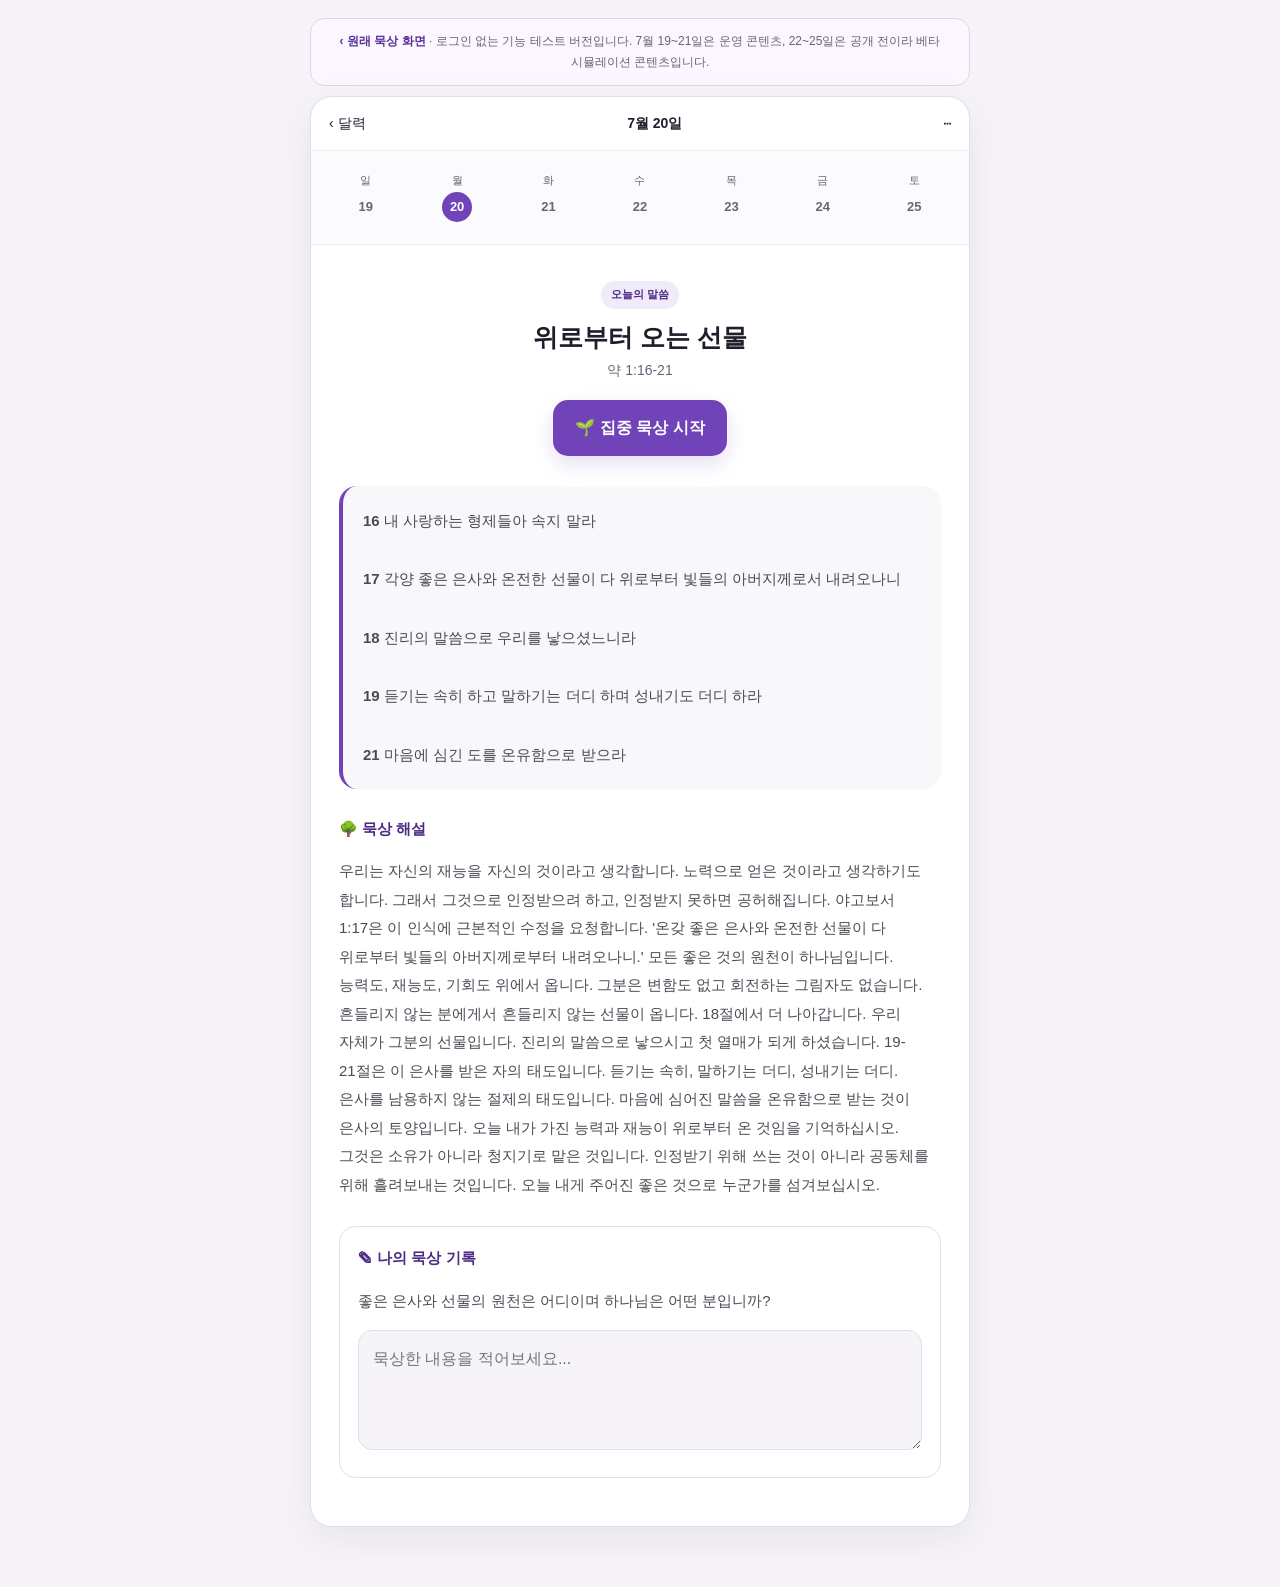
<file: focus-preview.html>
<!doctype html>
<html lang="ko"><head><meta charset="utf-8"><meta name="viewport" content="width=device-width,initial-scale=1"><title>바이블트리 주간 집중 묵상 베타</title>
<style>
:root{--leaf:#7143b8;--deep:#4c2b85;--bg:#f0eafa;--ink:#221d2b;--soft:#6c6375;--paper:#f6f4f8;--card:#fff;--line:#e3ddec;--gold:#d69b31}*{box-sizing:border-box}body{margin:0;background:var(--paper);color:var(--ink);font-family:-apple-system,BlinkMacSystemFont,"Apple SD Gothic Neo","Noto Sans KR",sans-serif;line-height:1.75;word-break:keep-all}button,textarea{font:inherit}.notice{max-width:660px;margin:18px auto 10px;padding:12px 16px;border:1px solid #dfd5ed;border-radius:14px;background:#faf7ff;color:var(--soft);font-size:12px;text-align:center}.detail{max-width:660px;margin:0 auto 60px;background:#fff;border:1px solid var(--line);border-radius:22px;overflow:hidden;box-shadow:0 12px 40px #25163b12}.head{height:54px;padding:0 18px;border-bottom:1px solid #eee;display:flex;align-items:center;justify-content:space-between;font-size:14px}.week-picker{display:grid;grid-template-columns:repeat(7,1fr);gap:6px;padding:14px 12px;background:#fbfafc;border-bottom:1px solid #eee}.date-btn{border:0;background:transparent;border-radius:12px;padding:6px 2px;color:var(--soft);cursor:pointer}.date-btn span{display:block;font-size:11px}.date-btn b{display:grid;place-items:center;width:30px;height:30px;margin:2px auto;border-radius:50%;font-size:13px}.date-btn.on b{background:var(--leaf);color:#fff}.date-btn.done b:after{content:'✓';position:absolute;margin:22px 0 0 22px;width:14px;height:14px;line-height:14px;border-radius:50%;background:#37a36b;color:#fff;font-size:9px}.date-btn b{position:relative}.body{padding:34px 28px 48px}.title{text-align:center}.badge{display:inline-block;padding:4px 10px;border-radius:999px;background:var(--bg);color:var(--deep);font-size:11px;font-weight:800}.demo-badge{background:#fff1d6;color:#8a5c00;margin-left:5px}h1{font-size:25px;line-height:1.35;margin:12px 0 4px}h2{font-size:17px;margin:0 0 12px}.ref{color:var(--soft);font-size:14px;margin:0 0 17px}.focus-entry{border:0;border-radius:15px;background:var(--leaf);color:#fff;padding:14px 22px;font-weight:800;cursor:pointer;box-shadow:0 8px 20px #7143b82c}.content-box{margin-top:30px;padding:20px;border-left:4px solid var(--leaf);border-radius:18px;background:#f8f7fa;color:#4f4756;font-size:15px;line-height:1.95}.detail-section{margin-top:27px}.detail-section h2{font-size:15px;color:var(--deep)}.detail-section p{font-size:15px;line-height:1.9;color:#514a56}.question-preview{padding:18px;border:1px solid var(--line);border-radius:16px}.answer{width:100%;min-height:120px;padding:14px;border:1.5px solid var(--line);border-radius:14px;background:var(--paper);resize:vertical}.phone{max-width:430px;min-height:720px;margin:10px auto 60px;background:#fff;border:1px solid var(--line);border-radius:22px;overflow:hidden;display:flex;flex-direction:column;box-shadow:0 12px 40px #25163b12}.top{padding:16px 20px 0}.row{display:flex;align-items:center;justify-content:space-between;font-size:13px;color:var(--soft)}.exit{border:0;background:none;color:var(--soft);cursor:pointer}.chip{background:var(--bg);color:var(--deep);font-size:12px;font-weight:700;padding:2px 10px;border-radius:999px}.bar{height:5px;background:var(--line);border-radius:9px;margin-top:12px;overflow:hidden}.bar i{display:block;height:100%;background:var(--leaf);transition:.35s}.steps{display:flex;justify-content:space-between;margin-top:8px;font-size:11px;color:var(--soft)}.steps span{cursor:pointer}.steps .on{color:var(--leaf);font-weight:800}.stage{flex:1;display:flex;flex-direction:column;padding:24px}.screen{display:none;flex:1;flex-direction:column}.screen.on{display:flex;animation:fade .3s}@keyframes fade{from{opacity:.3;transform:translateY(6px)}}.eyebrow{font-size:12px;letter-spacing:.14em;font-weight:800;color:var(--leaf);margin:0}.grow{flex:1}.breathwrap,.prayfocus,.done{display:flex;flex-direction:column;align-items:center;text-align:center}.breathwrap{gap:18px;margin:34px 0}.breath{width:92px;height:92px;border-radius:50%;background:radial-gradient(circle at 38% 32%,var(--bg),transparent 70%),var(--leaf);animation:breathe 6s ease-in-out infinite}@keyframes breathe{50%{transform:scale(1.12)}}.openprayer,.wordcard,.hint{background:var(--bg)}.openprayer{padding:14px 18px;border-radius:14px;font-size:14px}.wordcard{padding:13px 16px;margin-bottom:10px;border-radius:12px;font-size:14px}.wordcard b{display:block;color:var(--deep)}.verse{display:grid;grid-template-columns:25px 1fr;gap:9px;padding:11px;border-radius:12px;font-size:15px;cursor:pointer}.verse b{color:var(--leaf)}.verse.read{background:var(--bg)}.readhint{text-align:center;font-size:12px;color:var(--soft)}.para{font-size:16px;line-height:1.95}.dots{display:flex;gap:6px;justify-content:center;margin:18px}.dots i{width:7px;height:7px;border-radius:50%;background:var(--line)}.dots i.on{background:var(--leaf)}.qnav{display:flex;gap:8px;margin-bottom:12px}.qnum{width:32px;height:32px;border:1px solid var(--line);border-radius:50%;background:#fff}.qnum.on{background:var(--leaf);color:#fff}.qtext{font-size:18px;font-weight:700}.hint{margin-top:12px;padding:0;border-radius:12px;font-size:13px;color:var(--deep);overflow:hidden}.hinthead{width:100%;display:flex;align-items:center;justify-content:space-between;padding:12px 16px;border:0;background:transparent;color:var(--deep);font-size:12px;font-weight:800;cursor:pointer;text-align:left}.hinthead .arrow{transition:transform .25s}.hint.open .arrow{transform:rotate(180deg)}.hintbody{display:none;padding:0 16px 14px;color:var(--ink);line-height:1.8;max-height:36svh;overflow:auto}.hint.open .hintbody{display:block}.hintbody .hintverse{display:grid;grid-template-columns:24px 1fr;gap:7px;padding:5px 0}.hintbody .hintverse b{color:var(--leaf)}.prayfocus{justify-content:center;gap:20px}.prayline{font-size:18px;font-weight:600;line-height:1.9}.tree{font-size:62px;margin-top:50px}.week-result{display:flex;gap:9px;margin:16px 0}.fruit{width:32px;text-align:center;font-size:11px}.fruit i{display:block;width:27px;height:27px;border:1px dashed var(--line);border-radius:50%;font-style:normal}.fruit.full i{border:0;background:var(--leaf);color:#fff;line-height:27px}.save-msg{font-size:13px;color:#378760;min-height:24px}.actions{display:flex;gap:10px;padding-top:18px}.actions button{flex:1;border:0;border-radius:14px;padding:14px;font-weight:800;cursor:pointer}.primary{background:var(--leaf);color:#fff}.primary:disabled{opacity:.35}.secondary{background:var(--bg);color:var(--deep)}.ghost{flex:0 0 50px!important;background:transparent;color:var(--soft)}.hidden{display:none!important}@media(max-width:680px){.notice{margin:0;border-width:0 0 1px;border-radius:0}.detail,.phone{margin:0;border:0;border-radius:0;min-height:100svh}.body{padding:28px 20px}}
@media (min-width:431px) and (max-width:680px){.notice{margin:18px auto 10px;border-width:1px;border-radius:14px}.detail,.phone{margin-left:auto;margin-right:auto;border:1px solid var(--line);border-radius:22px;min-height:720px}}
.meditation-card{margin-top:14px;padding:20px;border:1px solid var(--line);border-radius:16px;background:#fbf9fd}.meditation-label{display:inline-block;margin-bottom:10px;padding:3px 9px;border-radius:999px;background:var(--bg);color:var(--deep);font-size:11px;font-weight:800}.meditation-prompt{margin:14px 0 0;color:var(--soft);font-size:13px}.prayer-guide{width:100%;padding:20px;border-radius:18px;background:var(--bg);text-align:left}.prayer-guide small{display:block;margin-bottom:8px;color:var(--deep);font-weight:800}.prayer-write{width:100%;text-align:left}.prayer-write label{display:block;margin:14px 0 7px;color:var(--deep);font-size:13px;font-weight:800}.prayer-answer{min-height:150px;background:#fff}.prayer-tip{margin:8px 0 0;color:var(--soft);font-size:12px}.prayer-stage-title{margin:0;color:var(--deep);font-size:13px;font-weight:800}
.community-prayers{width:100%;margin-top:22px;text-align:left}.community-prayers-head{display:flex;align-items:end;justify-content:space-between;margin-bottom:10px}.community-prayers-head h3{margin:0;font-size:16px}.community-prayers-head span{color:var(--soft);font-size:11px}.prayer-request-list{display:flex;flex-direction:column;gap:9px}.prayer-request{padding:14px;border:1px solid var(--line);border-radius:14px;background:#fbf9fd}.prayer-request-head{display:flex;align-items:center;justify-content:space-between;margin-bottom:7px;color:var(--soft);font-size:11px}.prayer-request-head b{color:var(--deep)}.prayer-request p{margin:0;color:#4f4756;font-size:13px;line-height:1.7}.pray-together{margin-top:10px;padding:7px 11px;border:0;border-radius:999px;background:var(--bg);color:var(--deep);font-size:11px;font-weight:800;cursor:pointer}.pray-together.on{background:var(--leaf);color:#fff}.community-note{margin:10px 0 0;color:var(--soft);font-size:11px;text-align:center}
</style></head><body>
<p class="notice"><a href="detail.html" style="color:#593195;font-weight:800;text-decoration:none">‹ 원래 묵상 화면</a> · 로그인 없는 기능 테스트 버전입니다. 7월 19~21일은 운영 콘텐츠, 22~25일은 공개 전이라 베타 시뮬레이션 콘텐츠입니다.</p>
<section class="detail" id="detail"><header class="head"><span>‹ 달력</span><b id="headDate"></b><span>⋯</span></header><nav class="week-picker" id="weekPicker"></nav><div class="body"><div class="title"><span class="badge">오늘의 말씀</span><span class="badge demo-badge hidden" id="demoBadge">베타 시뮬레이션</span><h1 id="detailTitle"></h1><p class="ref" id="detailRef"></p><button class="focus-entry" id="start">🌱 집중 묵상 시작</button></div><div class="content-box" id="detailVerses"></div><div class="detail-section"><h2>🌳 묵상 해설</h2><p id="detailComment"></p></div><div class="detail-section question-preview"><h2>✎ 나의 묵상 기록</h2><p id="detailQuestion"></p><textarea class="answer" id="quickAnswer" placeholder="묵상한 내용을 적어보세요..."></textarea></div></div></section>
<main class="phone hidden" id="phone"><header class="top"><div class="row"><button class="exit" id="exit">‹ 상세로</button><b id="focusDate"></b><span class="chip">청년</span></div><div class="bar"><i id="fill"></i></div><div class="steps" id="steps"></div></header><div class="stage">
<section class="screen" data-label="준비"><p class="eyebrow">오늘의 말씀</p><h1 id="focusTitle"></h1><p class="ref" id="focusRef"></p><div class="grow breathwrap"><div class="breath"></div><p>호흡을 가다듬으며 마음을 하나님께로 모읍니다.</p><p class="openprayer">“성령님, 분주한 마음을 잠잠하게 하시고 말씀에 귀 기울이게 하옵소서. 아멘.”</p></div><div class="actions"><button class="primary next">마음이 준비되었습니다</button></div></section>
<section class="screen" data-label="단어"><h2>먼저 단어를 짚어봅니다</h2><div class="grow" id="words"></div><div class="actions"><button class="ghost back">←</button><button class="primary next">말씀 읽기</button></div></section>
<section class="screen" data-label="말씀"><h2>말씀을 천천히 읽습니다</h2><p class="readhint">한 절씩 읽으며 눌러 표시해 보세요 🌿</p><div class="grow" id="verses"></div><div class="actions"><button class="ghost back">←</button><button class="primary next" id="readBtn" disabled></button></div></section>
<section class="screen" data-label="묵상"><h2>말씀 해설을 읽습니다</h2><p class="readhint">본문의 의미가 오늘의 삶에 닿도록 해설을 한 장씩 천천히 읽어보세요.</p><div class="grow"><div class="meditation-card"><span class="meditation-label" id="paraLabel"></span><p class="para" id="para"></p><p class="meditation-prompt" id="paraPrompt"></p></div><div class="dots" id="paraDots"></div></div><div class="actions"><button class="ghost back">←</button><button class="primary" id="paraBtn">다음 해설</button></div></section>
<section class="screen" data-label="기록"><h2>나의 묵상 기록</h2><div class="grow"><div class="qnav" id="qnav"></div><p class="qtext" id="qtext"></p><textarea class="answer" id="answer" placeholder="천천히 생각하고 적어봅니다..."></textarea><div class="hint" id="scriptureHint"><button type="button" class="hinthead"><span>📖 본문 다시 보기</span><span class="arrow">▾</span></button><div class="hintbody" id="scriptureHintBody"></div></div><div class="hint" id="commentaryHint"><button type="button" class="hinthead"><span>💡 묵상 해설에서 도움말 보기</span><span class="arrow">▾</span></button><div class="hintbody" id="commentaryHintBody"></div></div><p class="save-msg" id="recordSaveMsg"></p></div><div class="actions"><button class="ghost back">←</button><button class="secondary hidden" id="recordSaveBtn">기록 저장</button><button class="primary" id="qBtn">다음 질문</button></div></section>
<section class="screen" data-label="기도"><h2>말씀으로 기도합니다</h2><p class="readhint">감사·고백·간구의 순서로 천천히 기도해 보세요.</p><div class="grow prayfocus"><div class="breath"></div><p class="prayer-stage-title" id="prayerStageTitle"></p><div class="prayer-guide"><small id="prayerGuideLabel"></small><p class="prayline" id="prayline"></p></div><div class="dots" id="prayDots"></div><div class="prayer-write hidden" id="prayerWrite"><label for="prayerAnswer">나의 언어로 드리는 기도</label><textarea class="answer prayer-answer" id="prayerAnswer" placeholder="하나님께 감사한 것, 고백할 것, 간구할 것을 자유롭게 적어보세요..."></textarea><p class="prayer-tip">작성한 기도는 묵상 기록과 함께 이 브라우저에 저장됩니다.</p></div></div><div class="actions"><button class="ghost back">←</button><button class="primary" id="prayBtn">다음 기도</button></div></section>
<section class="screen" data-label="열매"><div class="done"><div class="tree">🌳🍎</div><p><b>오늘의 묵상을 마쳤습니다.</b><br>기록은 이 브라우저에 안전하게 저장됩니다.</p><div class="week-result" id="weekResult"></div><p class="save-msg" id="saveMsg"></p><section class="community-prayers" aria-label="함께 기도하는 제목"><div class="community-prayers-head"><h3>함께 기도해요</h3><span>오늘의 기도제목</span></div><div class="prayer-request-list" id="communityPrayerList"></div><p class="community-note">기도제목은 베타 테스트용 익명 샘플입니다.</p></section></div><div class="actions"><button class="secondary" id="shareBtn">말씀 공유</button><button class="primary" id="saveBtn">기록 저장</button></div><div class="actions"><button class="secondary" id="returnBtn">기존 청년 화면으로 돌아가기</button></div></section>
</div></main>
<script>
const common={words:[["청지기","하나님께 받은 것을 맡아 돌보고 사용하는 사람입니다."],["공동체","믿음 안에서 서로를 세우며 함께 살아가는 모임입니다."]],questions:["오늘 말씀에서 가장 마음에 남는 문장은 무엇입니까?","이 말씀이 지금 내 삶을 어떻게 비추고 있습니까?","오늘 바로 실천할 한 가지는 무엇입니까?"]};
const communityPrayers=[{name:'감사하는 다윗',time:'10분 전',text:'가족 모두가 서로의 말을 잘 듣고 사랑으로 대화할 수 있도록 기도해 주세요.',count:12},{name:'소망하는 에스더',time:'25분 전',text:'이번 주 중요한 선택을 앞두고 있습니다. 조급해하지 않고 하나님의 뜻을 구하게 해 주세요.',count:8},{name:'믿음의 요셉',time:'1시간 전',text:'아픈 친구가 치료 과정에서 지치지 않고 평안과 힘을 얻도록 함께 기도해 주세요.',count:19}];
const days=[
{date:'2026-07-19',day:'일',title:'은사는 다르되 한 몸',ref:'고전 12:1-11',verses:[[4,'은사는 여러 가지나 성령은 같고'],[5,'직임은 여러 가지나 주는 같으며'],[6,'또 역사는 여러 가지나 모든 것을 모든 사람 가운데서 역사하시는 하나님은 같으니'],[7,'각 사람에게 성령의 나타남을 주심은 유익하게 하려 하심이라'],[11,'이 모든 일은 같은 한 성령이 행하사 그 뜻대로 각 사람에게 나눠 주시느니라']],comment:['비교는 공동체를 무너뜨립니다. 바울은 은사의 다양성보다 먼저 그 원천의 통일성을 강조합니다.','은사는 자기 영광이 아니라 공동체를 유익하게 하는 도구이며, 성령께서 그 뜻대로 맡기신 것입니다.','오늘 내게 주어진 은사로 한 사람을 세워 보십시오.'],words:[["은사","성령이 공동체를 섬기도록 각 사람에게 주시는 선물입니다."],["유익하게 하려 함","개인이 아닌 공동체 전체를 세우기 위한 목적입니다."]],questions:["은사가 여러 가지이지만 그 원천은 하나라고 한 이유는 무엇입니까?","은사의 목적이 내 사용 방식에 어떤 변화를 요구합니까?","내 은사가 공동체에서 어떻게 사용되고 있습니까?"],prayer:'하나님, 비교 대신 감사와 충성으로 제게 맡기신 은사를 공동체의 유익을 위해 사용하게 하옵소서.'},
{date:'2026-07-20',day:'월',title:'위로부터 오는 선물',ref:'약 1:16-21',verses:[[16,'내 사랑하는 형제들아 속지 말라'],[17,'각양 좋은 은사와 온전한 선물이 다 위로부터 빛들의 아버지께로서 내려오나니'],[18,'진리의 말씀으로 우리를 낳으셨느니라'],[19,'듣기는 속히 하고 말하기는 더디 하며 성내기도 더디 하라'],[21,'마음에 심긴 도를 온유함으로 받으라']],comment:['우리는 자신의 재능을 자신의 것이라고 생각합니다. 노력으로 얻은 것이라고 생각하기도 합니다. 그래서 그것으로 인정받으려 하고, 인정받지 못하면 공허해집니다. 야고보서 1:17은 이 인식에 근본적인 수정을 요청합니다.',"'온갖 좋은 은사와 온전한 선물이 다 위로부터 빛들의 아버지께로부터 내려오나니.' 모든 좋은 것의 원천이 하나님입니다. 능력도, 재능도, 기회도 위에서 옵니다. 그분은 변함도 없고 회전하는 그림자도 없습니다. 흔들리지 않는 분에게서 흔들리지 않는 선물이 옵니다. 18절에서 더 나아갑니다. 우리 자체가 그분의 선물입니다. 진리의 말씀으로 낳으시고 첫 열매가 되게 하셨습니다. 19-21절은 이 은사를 받은 자의 태도입니다. 듣기는 속히, 말하기는 더디, 성내기는 더디. 은사를 남용하지 않는 절제의 태도입니다. 마음에 심어진 말씀을 온유함으로 받는 것이 은사의 토양입니다.",'오늘 내가 가진 능력과 재능이 위로부터 온 것임을 기억하십시오. 그것은 소유가 아니라 청지기로 맡은 것입니다. 인정받기 위해 쓰는 것이 아니라 공동체를 위해 흘려보내는 것입니다. 오늘 내게 주어진 좋은 것으로 누군가를 섬겨보십시오.'],words:[["빛들의 아버지","창조주이며 변함없이 선하신 하나님을 가리킵니다."],["첫 열매","신자가 새 창조의 첫 번째 결실임을 뜻합니다."]],questions:["좋은 은사와 선물의 원천은 어디이며 하나님은 어떤 분입니까?","듣기와 말하기와 성냄의 태도는 은사 사용과 어떻게 연결됩니까?","오늘 받은 선물을 누구에게 어떻게 흘려보낼 수 있습니까?"],prayer:'하나님, 제가 가진 모든 좋은 것이 위로부터 왔음을 고백합니다. 맡겨진 것을 공동체를 위해 흘려보내게 하옵소서.'},
{date:'2026-07-21',day:'화',title:'자유의 역설',ref:'갈 5:13-18',verses:[[13,'자유로 육체의 기회를 삼지 말고 오직 사랑으로 서로 종 노릇 하라'],[14,'네 이웃 사랑하기를 네 자신 같이 하라 하신 한 말씀에서 이루어졌나니'],[16,'너희는 성령을 따라 행하라 그리하면 육체의 욕심을 이루지 아니하리라'],[17,'육체의 소욕은 성령을 거스르고 성령은 육체를 거스르나니'],[18,'너희가 만일 성령의 인도하시는 바가 되면 율법 아래 있지 아니하리라']],comment:['바울은 자유를 하고 싶은 대로 하는 권리가 아니라 사랑으로 섬길 수 있는 능력으로 설명합니다.','자유로 서로 종 노릇 하라는 역설은 그리스도가 먼저 보이신 삶입니다. 성령을 따라 행할 때 자유는 이웃 사랑으로 완성됩니다.','오늘 한 사람을 자발적으로 섬기는 자유를 선택해 보십시오.'],words:[["육체의 기회","자유를 자기 욕심을 채우는 구실로 사용하는 것을 뜻합니다."],["성령의 인도","내 욕심보다 하나님의 뜻에 민감하게 반응하는 삶입니다."]],questions:["바울은 자유를 어떻게 사용해야 한다고 말합니까?","육체의 욕심과 성령의 인도 사이 갈등은 내 삶에 어떻게 나타납니까?","오늘 자유를 이웃을 섬기는 데 어떻게 사용할 수 있습니까?"],prayer:'하나님, 성령을 따라 행하며 오늘 한 사람을 자발적으로 섬기는 아름다운 자유를 선택하게 하옵소서.'},
{date:'2026-07-22',day:'수',demo:true,title:'한 몸, 많은 지체',ref:'고전 12:12-20',verses:[[12,'몸은 하나인데 많은 지체가 있고 몸의 지체가 많으나 한 몸임과 같이 그리스도도 그러하니라'],[14,'몸은 한 지체뿐만 아니요 여럿이니'],[18,'하나님이 그 원하시는 대로 지체를 각각 몸에 두셨으니'],[20,'이제 지체는 많으나 몸은 하나라']],comment:['한 몸은 같아지는 공동체가 아니라 서로 다른 지체가 연결되는 공동체입니다.','하나님은 각 지체를 원하시는 자리에 두셨습니다. 다름은 결핍이 아니라 몸을 온전하게 하는 선물입니다.','내 자리를 감사히 여기고 다른 지체의 역할을 존중해 보십시오.'],prayer:'하나님, 제 자리를 감사히 여기고 서로 다른 지체를 존중하며 한 몸을 이루게 하옵소서.'},
{date:'2026-07-23',day:'목',demo:true,title:'약한 지체가 더 귀하다',ref:'고전 12:21-26',verses:[[21,'눈이 손더러 내가 너를 쓸 데가 없다 하지 못하리라'],[22,'더 약하게 보이는 몸의 지체가 도리어 요긴하고'],[25,'몸 가운데서 분쟁이 없고 오직 여러 지체가 서로 같이 돌보게 하셨느니라'],[26,'만일 한 지체가 고통을 받으면 모든 지체가 함께 고통을 받고']],comment:['세상은 강함을 우선하지만 하나님은 약하게 보이는 지체를 더욱 귀히 여기십니다.','그리스도의 몸에서는 누구도 쓸모없지 않습니다. 서로 돌보고 함께 아파하며 함께 기뻐합니다.','오늘 소외되기 쉬운 한 사람에게 먼저 다가가 보십시오.'],prayer:'하나님, 약하게 보이는 이를 귀히 여기고 함께 울고 함께 기뻐하는 공동체를 이루게 하옵소서.'},
{date:'2026-07-24',day:'금',demo:true,title:'더욱 큰 은사를 사모하라',ref:'고전 12:27-31',verses:[[27,'너희는 그리스도의 몸이요 지체의 각 부분이라'],[28,'하나님이 교회 중에 몇을 세우셨으니'],[31,'너희는 더욱 큰 은사를 사모하라 내가 또한 가장 좋은 길을 너희에게 보이리라']],comment:['은사의 목록 끝에서 바울은 더 큰 은사를 사모하라고 권합니다.','그러나 곧이어 보여 주는 가장 좋은 길은 경쟁이 아니라 사랑입니다. 은사의 크기는 사랑으로 섬기는가에 달려 있습니다.','오늘 내 능력보다 사랑이 먼저 드러나도록 선택해 보십시오.'],prayer:'하나님, 능력을 자랑하기보다 사랑으로 섬기는 가장 좋은 길을 걷게 하옵소서.'},
{date:'2026-07-25',day:'토',demo:true,title:'사랑이 없으면',ref:'고전 13:1-7',verses:[[1,'사랑이 없으면 소리 나는 구리와 울리는 꽹과리가 되고'],[2,'사랑이 없으면 내가 아무 것도 아니요'],[4,'사랑은 오래 참고 사랑은 온유하며'],[7,'모든 것을 참으며 모든 것을 믿으며 모든 것을 바라며 모든 것을 견디느니라']],comment:['탁월한 말과 놀라운 능력도 사랑이 없으면 공허합니다.','사랑은 감정만이 아니라 오래 참고 온유하며 자기 유익을 구하지 않는 구체적인 태도입니다.','가장 가까운 사람에게 오래 참음과 온유함을 실천해 보십시오.'],prayer:'하나님, 말과 능력보다 사랑을 앞세우며 오래 참고 온유한 하루를 살게 하옵소서.'}
];days.forEach(d=>{d.words=d.words||common.words;d.questions=d.questions||common.questions});
const $=s=>document.querySelector(s),screens=[...document.querySelectorAll('.screen')];let current=1,step=0,pi=0,qi=0,pri=0,answers=[],prayer='';const key=d=>'bibletree-beta-'+d.date;
function saved(d){try{return JSON.parse(localStorage.getItem(key(d))||'{}')}catch(e){return {}}}function esc(s){return s.replace(/[&<>]/g,c=>({'&':'&amp;','<':'&lt;','>':'&gt;'}[c]))}
function renderCommunityPrayers(){communityPrayerList.innerHTML=communityPrayers.map((item,i)=>{const prayerKey=`bibletree-prayed-${days[current].date}-${i}`,prayed=localStorage.getItem(prayerKey)==='1',count=item.count+(prayed?1:0);return `<article class="prayer-request"><div class="prayer-request-head"><b>${esc(item.name)}</b><span>${esc(item.time)}</span></div><p>${esc(item.text)}</p><button type="button" class="pray-together ${prayed?'on':''}" data-i="${i}" aria-pressed="${prayed}">🙏 함께 기도해요 · <span>${count}</span></button></article>`}).join('');communityPrayerList.querySelectorAll('.pray-together').forEach(button=>button.onclick=()=>{const i=+button.dataset.i,prayerKey=`bibletree-prayed-${days[current].date}-${i}`,prayed=localStorage.getItem(prayerKey)==='1';localStorage.setItem(prayerKey,prayed?'0':'1');renderCommunityPrayers()})}
function renderWeek(){weekPicker.innerHTML=days.map((d,i)=>`<button class="date-btn ${i===current?'on':''} ${saved(d).complete?'done':''}" data-i="${i}"><span>${d.day}</span><b>${+d.date.slice(-2)}</b></button>`).join('');weekPicker.querySelectorAll('button').forEach(b=>b.onclick=()=>select(+b.dataset.i));weekResult.innerHTML=days.map(d=>`<div class="fruit ${saved(d).complete?'full':''}">${d.day}<i>${saved(d).complete?'✓':''}</i></div>`).join('')}
function select(i){current=i;const d=days[i],s=saved(d);answers=s.answers||['','',''];prayer=s.prayer||'';headDate.textContent=`7월 ${+d.date.slice(-2)}일`;focusDate.textContent=`7월 ${+d.date.slice(-2)}일 ${d.day}요일`;detailTitle.textContent=focusTitle.textContent=d.title;detailRef.textContent=focusRef.textContent=d.ref;demoBadge.classList.toggle('hidden',!d.demo);detailVerses.innerHTML=d.verses.map(v=>`<b>${v[0]}</b> ${esc(v[1])}`).join('<br><br>');detailComment.textContent=d.comment.join(' ');detailQuestion.textContent=d.questions[0];quickAnswer.value=answers[0]||'';quickAnswer.oninput=()=>answers[0]=quickAnswer.value;words.innerHTML=d.words.map(w=>`<div class="wordcard"><b>${esc(w[0])}</b>${esc(w[1])}</div>`).join('');verses.innerHTML=d.verses.map(v=>`<div class="verse"><b>${v[0]}</b><span>${esc(v[1])}</span></div>`).join('');renderWeek();resetFlow()}
function show(n){step=n;screens.forEach((s,i)=>s.classList.toggle('on',i===n));[...steps.children].forEach((s,i)=>s.classList.toggle('on',i===n));fill.style.width=(n/(screens.length-1)*100)+'%';scrollTo(0,0)}
screens.forEach((s,i)=>{const x=document.createElement('span');x.textContent=s.dataset.label;x.onclick=()=>show(i);steps.appendChild(x)});document.querySelectorAll('.next').forEach(b=>b.onclick=()=>show(step+1));document.querySelectorAll('.back').forEach(b=>b.onclick=()=>show(step-1));
function resetFlow(){pi=qi=pri=0;verses.querySelectorAll('.verse').forEach(v=>v.onclick=()=>{v.classList.toggle('read');const n=verses.querySelectorAll('.read').length,total=days[current].verses.length;readBtn.disabled=n<total;readBtn.textContent=n===total?'다 읽었습니다 ✓':`다 읽었습니다 (${n}/${total})`});readBtn.disabled=true;readBtn.textContent=`다 읽었습니다 (0/${days[current].verses.length})`;renderPara();renderQ();renderPray();renderCommunityPrayers();show(0)}
function dots(el,n,on){el.innerHTML=Array.from({length:n},(_,i)=>`<i class="${i===on?'on':''}"></i>`).join('')}function renderPara(){const p=days[current].comment,labels=['해설 1 · 마음 열기','해설 2 · 말씀 이해','해설 3 · 삶으로 잇기'],prompts=['내 모습과 닮은 부분이 있는지 생각하며 읽어보세요.','하나님이 이 말씀을 통해 무엇을 알려주시는지 마음에 담아보세요.','오늘 내 삶에서 실천할 장면을 한 가지 떠올려보세요.'];paraLabel.textContent=labels[pi]||`말씀 해설 ${pi+1}`;para.textContent=p[pi];paraPrompt.textContent='💭 '+(prompts[pi]||prompts[2]);dots(paraDots,p.length,pi);paraBtn.textContent=pi===p.length-1?'묵상 기록하기':'다음 해설'}paraBtn.onclick=()=>pi<days[current].comment.length-1?(pi++,renderPara()):show(step+1);
function renderQ(){const d=days[current],q=d.questions;qnav.innerHTML=q.map((_,i)=>`<button class="qnum ${i===qi?'on':''}" data-i="${i}">${i+1}</button>`).join('');qnav.querySelectorAll('button').forEach(b=>b.onclick=()=>{answers[qi]=answer.value;qi=+b.dataset.i;renderQ()});qtext.textContent=q[qi];answer.value=answers[qi]||'';recordSaveMsg.textContent='';document.querySelectorAll('.hint').forEach(h=>h.classList.remove('open'));scriptureHint.style.display=qi===0?'block':'none';commentaryHint.style.display=qi===0?'none':'block';scriptureHintBody.innerHTML=d.verses.map(v=>`<div class="hintverse"><b>${v[0]}</b><span>${esc(v[1])}</span></div>`).join('');commentaryHintBody.innerHTML=d.comment.map(p=>`<p>${esc(p)}</p>`).join('');const last=qi===q.length-1;recordSaveBtn.classList.toggle('hidden',!last);qBtn.textContent=last?'기도하러 가기':'다음 질문'}document.querySelectorAll('.hinthead').forEach(b=>b.onclick=()=>b.parentElement.classList.toggle('open'));qBtn.onclick=()=>{answers[qi]=answer.value;if(qi<days[current].questions.length-1){qi++;renderQ()}else show(step+1)};
function prayerLines(){const d=days[current],heart=answers.find(a=>String(a||'').trim());return [{title:'감사',label:'말씀으로 감사하기',text:`하나님, 오늘 “${d.title}” 말씀을 통해 주님의 마음을 보여 주셔서 감사합니다.`},{title:'고백',label:'내 마음을 정직하게 고백하기',text:heart?`주님, 제 마음에 “${heart.slice(0,70)}${heart.length>70?'…':''}”라는 생각이 있음을 고백합니다. 말씀 앞에서 제 마음과 삶을 새롭게 해 주세요.`:'주님, 말씀대로 살지 못했던 제 마음과 행동을 돌아봅니다. 숨기지 않고 정직하게 주님 앞에 내려놓습니다.'},{title:'간구',label:'오늘의 순종을 위해 구하기',text:d.prayer}]}function renderPray(){const p=prayerLines(),writing=pri===p.length;prayerStageTitle.textContent=writing?'4. 나의 기도':`${pri+1}. ${p[pri].title}`;prayerGuideLabel.textContent=writing?'기도문 작성':'따라 드리는 기도 · '+p[pri].label;prayline.textContent=writing?'위의 기도 내용을 떠올리며 이제 나의 언어로 하나님께 기도해 보세요.':p[pri].text;prayerWrite.classList.toggle('hidden',!writing);prayerAnswer.value=prayer;prayerAnswer.oninput=()=>prayer=prayerAnswer.value;dots(prayDots,p.length+1,pri);prayBtn.textContent=writing?'아멘 · 묵상 마치기 🙏':'다음 기도'}prayBtn.onclick=()=>{const p=prayerLines();if(pri<p.length){pri++;renderPray()}else{prayer=prayerAnswer.value;save(true);show(step+1)}};
function save(complete=false){answers[qi]=answer.value;prayer=prayerAnswer.value||prayer;localStorage.setItem(key(days[current]),JSON.stringify({answers,prayer,complete:complete||saved(days[current]).complete,updatedAt:new Date().toISOString()}));saveMsg.textContent='묵상 답변과 기도를 이 브라우저에 저장했습니다 ✓';recordSaveMsg.textContent=complete?'묵상 기록과 기도를 저장했습니다 ✓':'묵상 기록을 먼저 저장했습니다 ✓';renderWeek()}recordSaveBtn.onclick=()=>save(false);saveBtn.onclick=()=>save(true);shareBtn.onclick=async()=>{const d=days[current],text=`바이블트리 | ${d.title}\n${d.ref}\n${d.verses[0][1]}`;try{if(navigator.share)await navigator.share({title:d.title,text});else{await navigator.clipboard.writeText(text);saveMsg.textContent='공유할 말씀을 복사했습니다 ✓'}}catch(e){saveMsg.textContent='공유를 취소했습니다.'}};
start.onclick=()=>{detail.classList.add('hidden');phone.classList.remove('hidden');resetFlow()};exit.onclick=()=>{if(new URLSearchParams(location.search).get('start')==='1'){location.href='detail.html';return}phone.classList.add('hidden');detail.classList.remove('hidden');answers[0]=quickAnswer.value;scrollTo(0,0)};returnBtn.onclick=()=>location.href='detail.html';select(1);if(new URLSearchParams(location.search).get('start')==='1'){detail.classList.add('hidden');phone.classList.remove('hidden');resetFlow()}
</script></body></html>
</file>
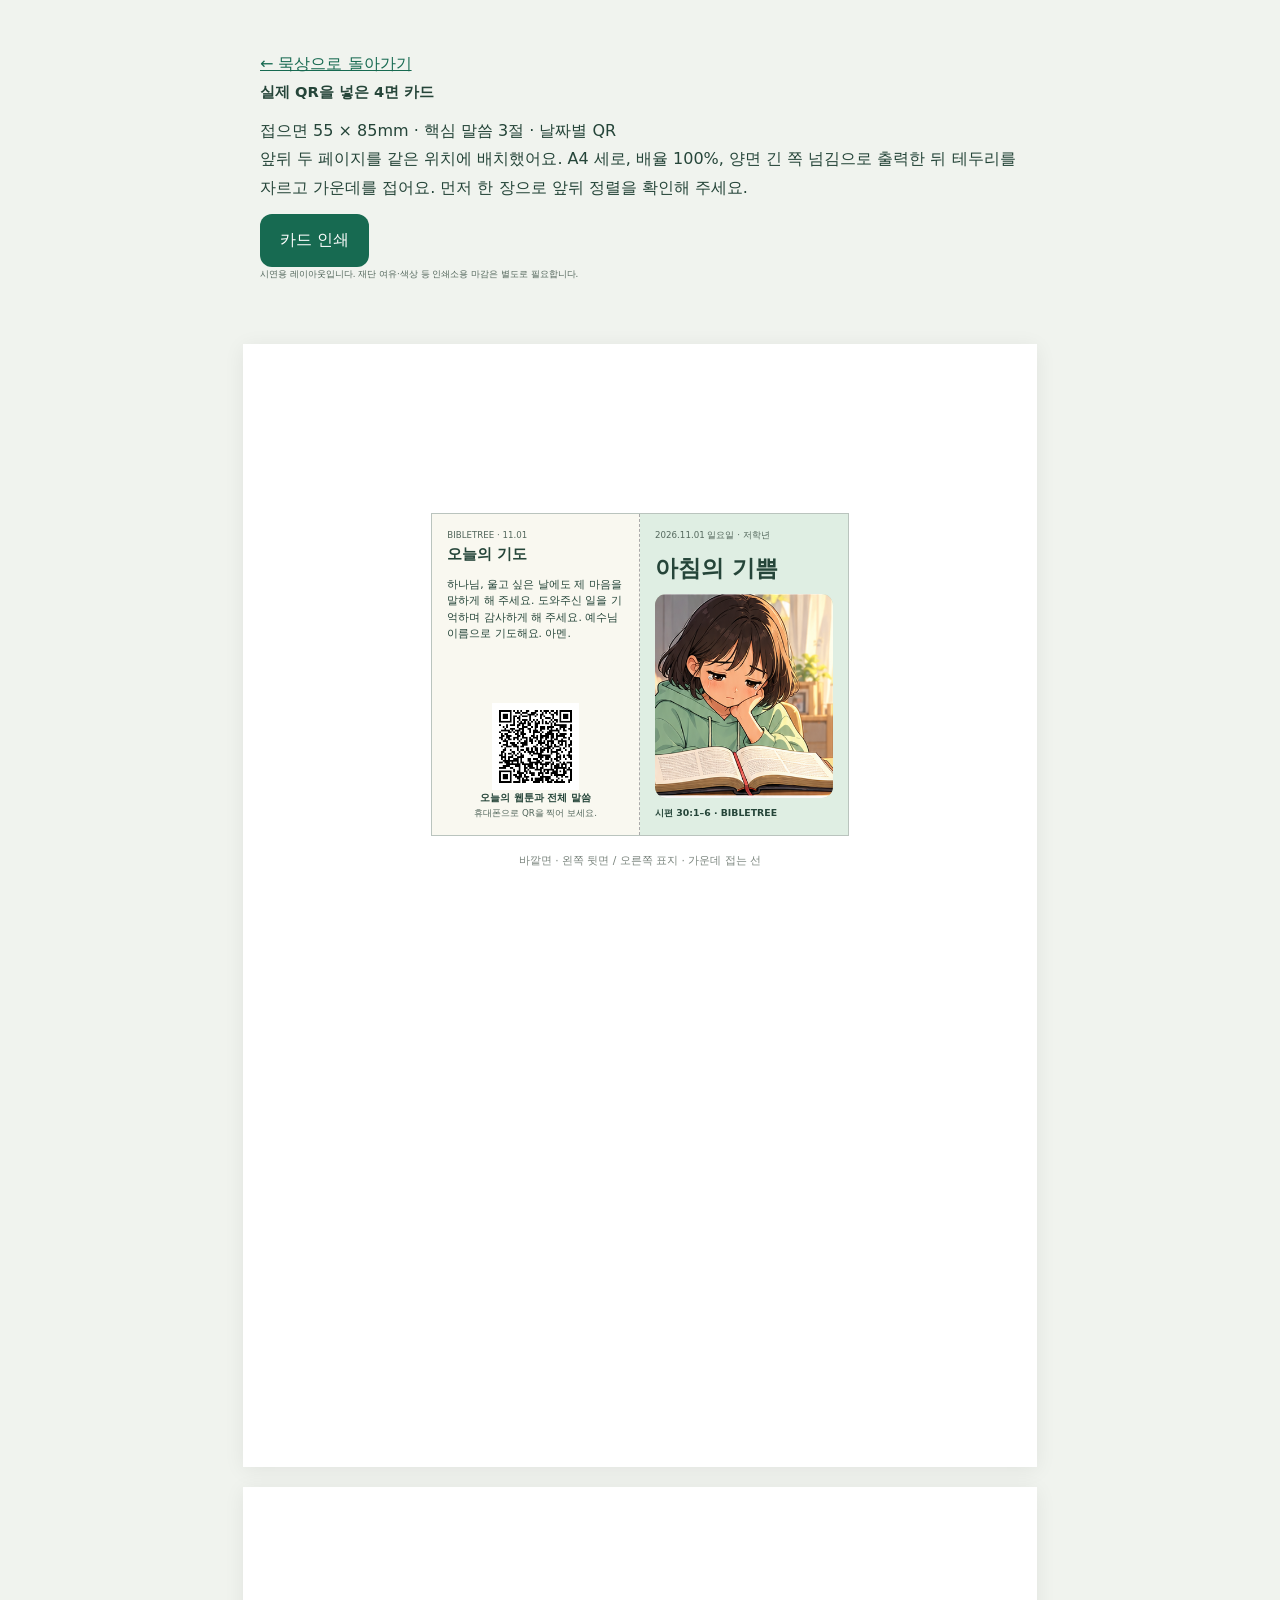
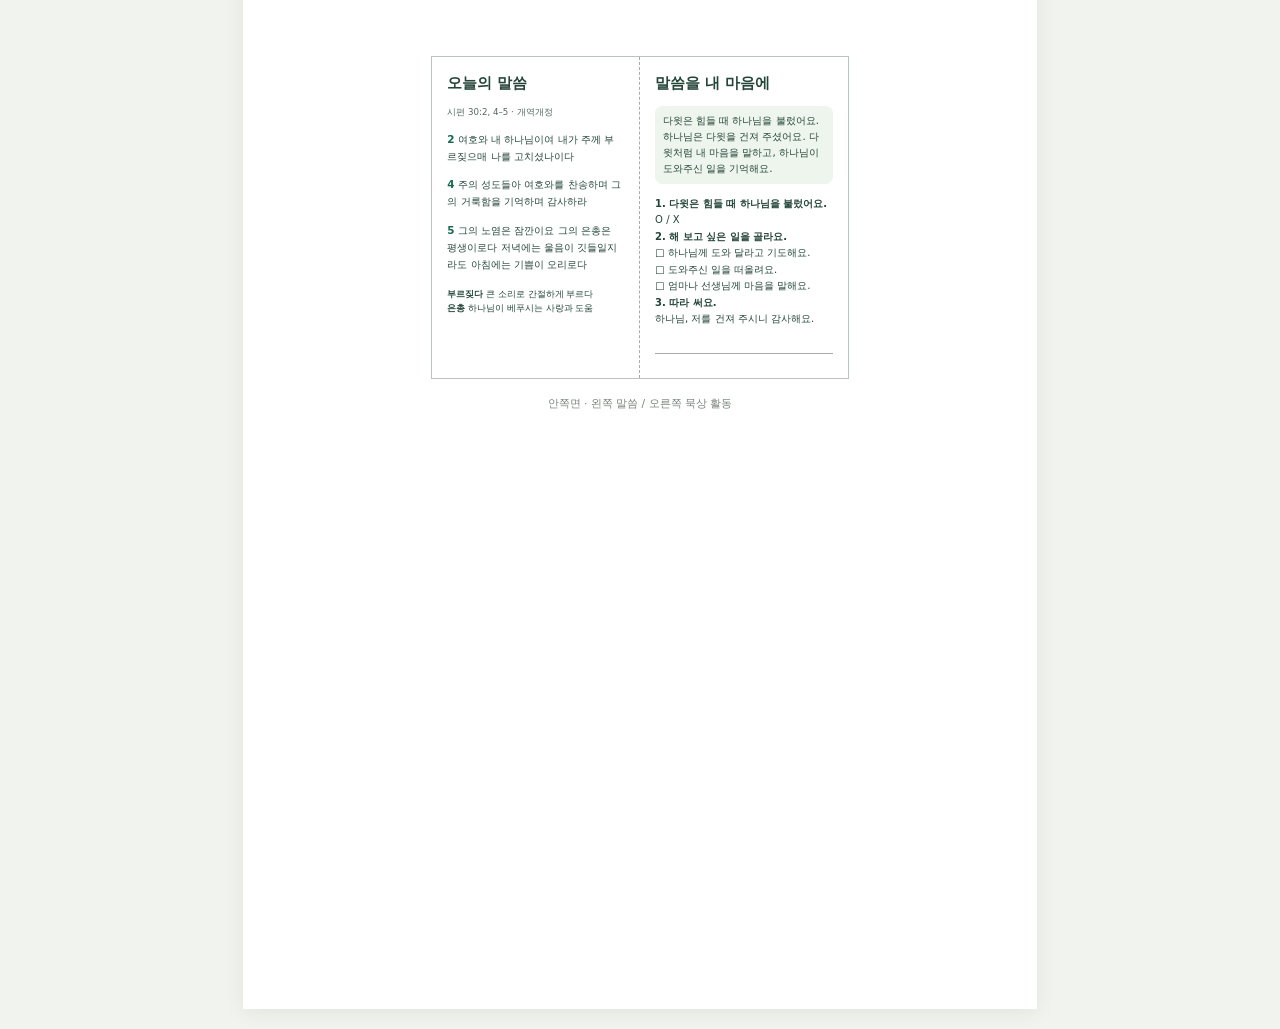
<file: card-demo/print.html>
<!doctype html><html lang="ko"><head><meta charset="utf-8"><meta name="viewport" content="width=device-width,initial-scale=1"><title>바이블트리 4면 카드 · 인쇄 시연</title><style>
*{box-sizing:border-box}body{font-family:system-ui,-apple-system,'Apple SD Gothic Neo',sans-serif;color:#254539;background:#f0f3ee;margin:0}.toolbar{max-width:800px;margin:30px auto;padding:20px;line-height:1.8}.toolbar a{color:#176a51}.toolbar button{font:inherit;padding:12px 20px;border:0;border-radius:12px;background:#176a51;color:white}.sheet{width:210mm;min-height:297mm;background:white;margin:20px auto;padding-top:45mm;box-shadow:0 3px 20px #0001}.spread{width:110mm;height:85mm;display:flex;margin:auto;outline:.2mm solid #bac4be}.panel{width:55mm;height:85mm;padding:4mm;overflow:hidden;position:relative;border-right:.2mm dashed #aaa;font-size:8pt;line-height:1.55}.panel:last-child{border:0}h1{font-size:17pt;line-height:1.25;margin:3mm 0}h2{font-size:11pt;margin:0 0 3mm}p{margin:0 0 3mm}.tiny{font-size:6.5pt;color:#52665b}.cover{background:#dfeee3;display:flex;flex-direction:column}.cover.upper{background:#e9edf8}.art{flex:1;min-height:0;overflow:hidden;border-radius:3mm;position:relative;background:#b6c8ac}.art img{position:absolute;height:600%;width:auto;max-width:none;top:-283.8%;left:50%;transform:translateX(-50%)}.foot{font-size:7pt;margin-top:2mm;font-weight:bold}.back{background:#f9f8f0;display:flex;flex-direction:column}.back img{width:23mm;height:23mm;display:block;margin:auto}.back .qrwrap{margin-top:auto;text-align:center}.verse{font-size:7.8pt;line-height:1.65;margin-bottom:3mm}.verse b{color:#176a51}.gloss{font-size:6.6pt;line-height:1.55;margin-top:4mm}.explain{font-size:7.7pt;line-height:1.55;background:#edf5ed;padding:2mm;border-radius:2mm}.activity{font-size:7.5pt;line-height:1.65}.writing{border-bottom:.2mm solid #aaa;height:5mm;margin-top:2mm}.sheetnote{text-align:center;color:#7b857e;font-size:8pt;margin:5mm}@page{size:A4;margin:0}@media print{body{background:white}.toolbar,.sheetnote{display:none}.sheet{margin:0;box-shadow:none;break-after:page;height:297mm;min-height:0}.sheet:last-child{break-after:auto}}@media screen and (max-width:820px){.sheet{width:100%;min-height:150mm;padding-top:15mm;overflow:auto}.toolbar{margin:10px}.spread{margin:0 auto}}
</style></head><body><div class="toolbar"><a id="back" href="./">← 묵상으로 돌아가기</a><h2>실제 QR을 넣은 4면 카드</h2><p>접으면 55 × 85mm · 핵심 말씀 3절 · 날짜별 QR<br>앞뒤 두 페이지를 같은 위치에 배치했어요. A4 세로, 배율 100%, 양면 긴 쪽 넘김으로 출력한 뒤 테두리를 자르고 가운데를 접어요. 먼저 한 장으로 앞뒤 정렬을 확인해 주세요.</p><button onclick="window.print()">카드 인쇄</button><p class="tiny">시연용 레이아웃입니다. 재단 여유·색상 등 인쇄소용 마감은 별도로 필요합니다.</p></div><section class="sheet"><div class="spread"><article class="panel back"><div class="tiny">BIBLETREE · 11.01</div><h2>오늘의 기도</h2><p id="short-prayer"></p><div class="qrwrap"><img id="qr" alt="11월 1일 웹툰과 전체 말씀 QR"><strong style="font-size:7.5pt">오늘의 웹툰과 전체 말씀</strong><div class="tiny">휴대폰으로 QR을 찍어 보세요.</div></div></article><article id="cover" class="panel cover"><div class="tiny">2026.11.01 일요일 · <span id="age"></span></div><h1 id="title"></h1><div class="art"><img src="assets/webtoon.png" alt="아침에 성경을 읽으며 마음을 돌아보는 아이"></div><div class="foot">시편 30:1–6 · BIBLETREE</div></article></div><p class="sheetnote">바깥면 · 왼쪽 뒷면 / 오른쪽 표지 · 가운데 접는 선</p></section><section class="sheet"><div class="spread"><article class="panel"><h2>오늘의 말씀</h2><p class="tiny">시편 30:2, 4–5 · 개역개정</p><div id="verses"></div><div id="glossary" class="gloss"></div></article><article class="panel"><h2>말씀을 내 마음에</h2><p class="explain" id="explanation"></p><div class="activity" id="activities"></div></article></div><p class="sheetnote">안쪽면 · 왼쪽 말씀 / 오른쪽 묵상 활동</p></section><script>
const age=new URLSearchParams(location.search).get('age')==='upper'?'upper':'lower';fetch(`assets/${age}.json`).then(r=>r.json()).then(d=>{const $=id=>document.getElementById(id);$('back').href=`./?age=${age}`;$('age').textContent=age==='upper'?'고학년':'저학년';$('cover').classList.toggle('upper',age==='upper');$('title').textContent=d.title;$('qr').src=`assets/qr-${age}.png`;$('short-prayer').textContent=age==='upper'?'하나님, 울음이 있는 날에도 주님의 은총이 더 길다는 것을 기억하게 해 주세요. 기쁜 날에도 주님이 하신 일을 잊지 않고 함께 감사하게 해 주세요. 예수님 이름으로 기도해요. 아멘.':'하나님, 울고 싶은 날에도 제 마음을 말하게 해 주세요. 도와주신 일을 기억하며 감사하게 해 주세요. 예수님 이름으로 기도해요. 아멘.';$('verses').innerHTML=d.verses.filter(v=>['2','4','5'].includes(v.n)).map(v=>`<div class="verse"><b>${v.n}</b> ${v.t}</div>`).join('');$('glossary').innerHTML=d.glossary.map(g=>`<div><b>${g.word}</b> ${g.def}</div>`).join('');$('explanation').textContent=age==='upper'?'다윗은 자신을 건져 주신 하나님께 감사했어요. 슬픔이 하룻밤 만에 끝난다는 뜻은 아니에요. 울음 속에서도 하나님의 은총이 더 길다는 고백이에요.':'다윗은 힘들 때 하나님을 불렀어요. 하나님은 다윗을 건져 주셨어요. 다윗처럼 내 마음을 말하고, 하나님이 도와주신 일을 기억해요.';$('activities').innerHTML=age==='upper'?'<b>1. 짝을 선으로 이어요.</b><br>노염은 잠깐　　기쁨<br>저녁　　　　　은총은 평생<br>울음　　　　　아침<br><b>2. 이긴 날, 감사의 말을 골라요.</b><br>□ 이제 아무도 우리를 못 이겨!<br>□ 뛸 힘을 주신 하나님께 감사해요.<br><b>3. 함께 나눌 감사 한 문장</b><div class="writing"></div>':'<b>1. 다윗은 힘들 때 하나님을 불렀어요.</b>　O / X<br><b>2. 해 보고 싶은 일을 골라요.</b><br>□ 하나님께 도와 달라고 기도해요.<br>□ 도와주신 일을 떠올려요.<br>□ 엄마나 선생님께 마음을 말해요.<br><b>3. 따라 써요.</b><br>하나님, 저를 건져 주시니 감사해요.<div class="writing"></div>';});
</script></body></html>
</file>
<file: card-demo/style.css>
:root{--green:#176a51;--light:#e6f3eb;--ink:#21382f;--accent:#ffd56a}*{box-sizing:border-box}html{scroll-behavior:smooth;scroll-padding-top:80px}body{margin:0;background:#f6f5ef;color:var(--ink);font-family:system-ui,-apple-system,'Apple SD Gothic Neo',sans-serif;font-size:18px;line-height:1.8}body.upper{--green:#414f90;--light:#edf0fb;--ink:#26314b;--accent:#f6d87c}header{position:sticky;top:0;background:#ffffffee;backdrop-filter:blur(10px);padding:12px 22px;display:flex;justify-content:space-between;align-items:center;z-index:2;border-bottom:1px solid #ddd}a{color:var(--green);text-underline-offset:4px}.brand{font-weight:900;text-decoration:none;letter-spacing:1px}.badge{font-size:12px;background:var(--light);padding:3px 10px;border-radius:20px}main{max-width:660px;margin:auto}.intro{padding:48px 24px 30px}.eyebrow{font-size:12px;font-weight:800;letter-spacing:1px;color:var(--green);margin:0 0 12px}h1{font-size:clamp(32px,7vw,48px);line-height:1.3;letter-spacing:-2px;margin:12px 0}h2{font-size:26px;line-height:1.4;margin:0 0 20px;letter-spacing:-.8px}p{margin:12px 0 20px}.age{display:flex;gap:8px;margin:26px 0 20px}button{font:inherit;cursor:pointer;border:1px solid #c8d4cd;color:var(--ink);background:white;border-radius:12px;padding:12px 18px;min-height:48px}button:focus-visible,a:focus-visible,summary:focus-visible{outline:3px solid #ce9c21;outline-offset:3px}.age button{flex:1}.age button[aria-pressed=true],.chosen{background:var(--green);color:white;border-color:var(--green)}nav{display:flex;gap:16px;font-size:15px}nav a{text-decoration:none}.card-preview,.paper{margin:16px;padding:28px;background:white;border:1px solid #e2e7e1;border-radius:24px}.card-preview>img{width:100%;margin:16px 0;border-radius:16px}summary{cursor:pointer;font-weight:700;min-height:40px;padding:8px 0}details{border-top:1px solid #e5e9e4;margin-top:20px;padding-top:10px}.card-preview{border:1px solid #e2e7e1}.qrbox{display:flex;align-items:center;gap:18px;margin:24px 0}.qrbox img{width:140px;height:140px}.qrbox p{font-size:14px;margin:5px 0}.note{font-size:14px;color:#68736d}.section-head{padding:40px 28px 24px}.comic{background:white;margin:32px 0;border-radius:28px;overflow:hidden}.frame{margin:0 0 32px}.panel-art{width:100%;aspect-ratio:2/1;background-image:url('assets/webtoon.png');background-repeat:no-repeat;background-size:100% 600%}.caption{padding:22px 28px;background:#faf9f4;border-left:4px solid var(--accent);margin:0 20px;white-space:pre-line}.bridge{padding:30px;background:var(--light)}.verse{display:flex;gap:14px;margin:20px 0;line-height:1.9}.verse b{color:var(--green);font-size:14px;padding-top:4px;min-width:16px}.verse.key{background:var(--light);padding:14px;border-radius:14px}dt{font-weight:700}dd{margin:0 0 16px;color:#65706b}.act{padding:22px 0;border-bottom:1px solid #e8eae5}.act:last-child{border:0}.act h3{font-size:18px;margin:0 0 16px}.options{display:grid;gap:10px}.options button{text-align:left}.ox{display:flex;gap:12px}.ox button{flex:1;font-size:28px}.feedback{font-size:16px;color:var(--green);min-height:28px;margin:12px 0 0}.wordbank{display:flex;flex-wrap:wrap;gap:10px;margin:16px 0}.wordbank button{background:var(--light);font-weight:700}.slot{display:inline-block;min-width:78px;border:2px dashed var(--green);background:#fffdf4;margin:4px;padding:8px;vertical-align:middle}.slot.filled{border-style:solid}.hint{font-size:14px;color:#69766e}textarea{width:100%;font:inherit;line-height:1.6;border:1px solid #cdd7ce;border-radius:12px;padding:14px;margin:10px 0;resize:vertical}small{font-size:13px;color:#65746a}.primary{display:block;background:var(--green);color:white;border:0;text-align:center;text-decoration:none;border-radius:14px;padding:15px 18px;width:100%}.prayer{background:var(--light)}footer{text-align:center;font-size:13px;color:#647369;padding:36px 20px 60px}footer button{font-size:13px;margin-top:18px}@media(prefers-reduced-motion:reduce){html{scroll-behavior:auto}}@media(max-width:400px){.paper,.card-preview{margin:10px;padding:22px}.qrbox{gap:10px}.qrbox img{width:112px;height:112px}}
</file>
